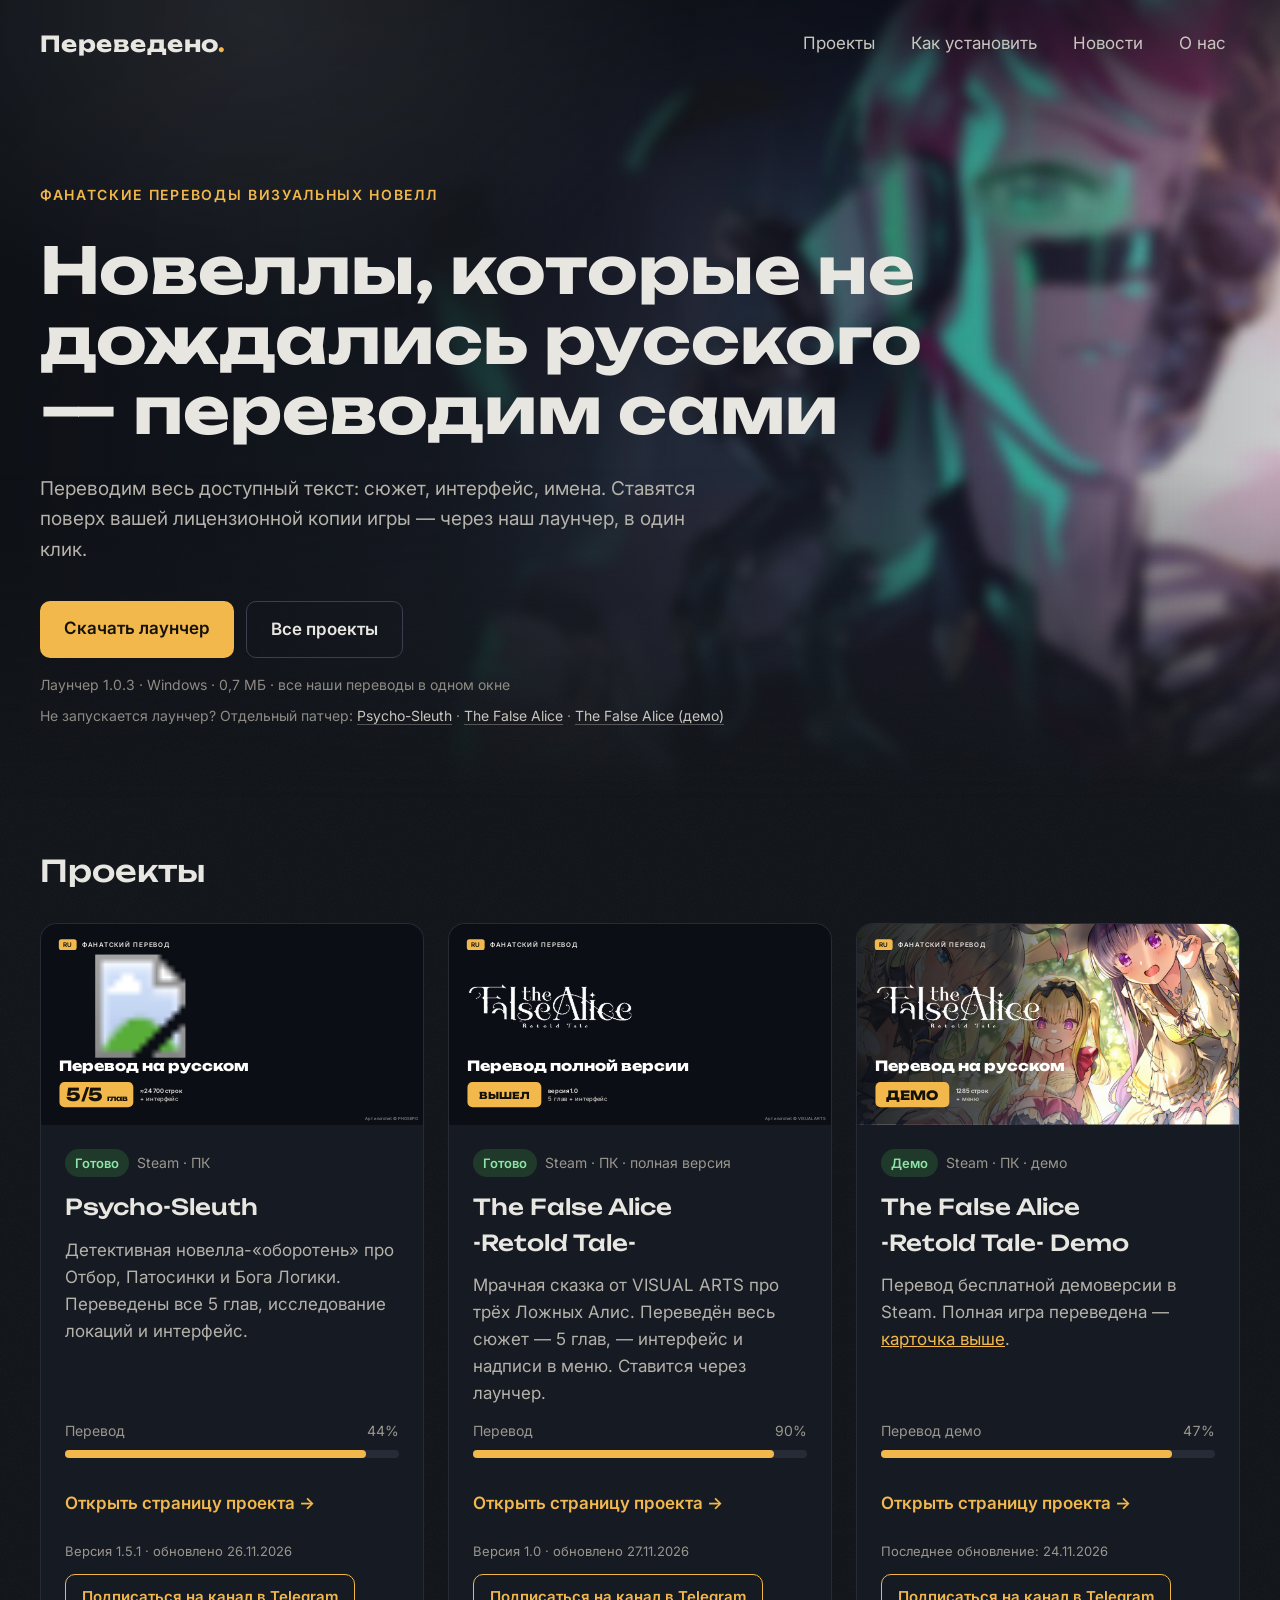
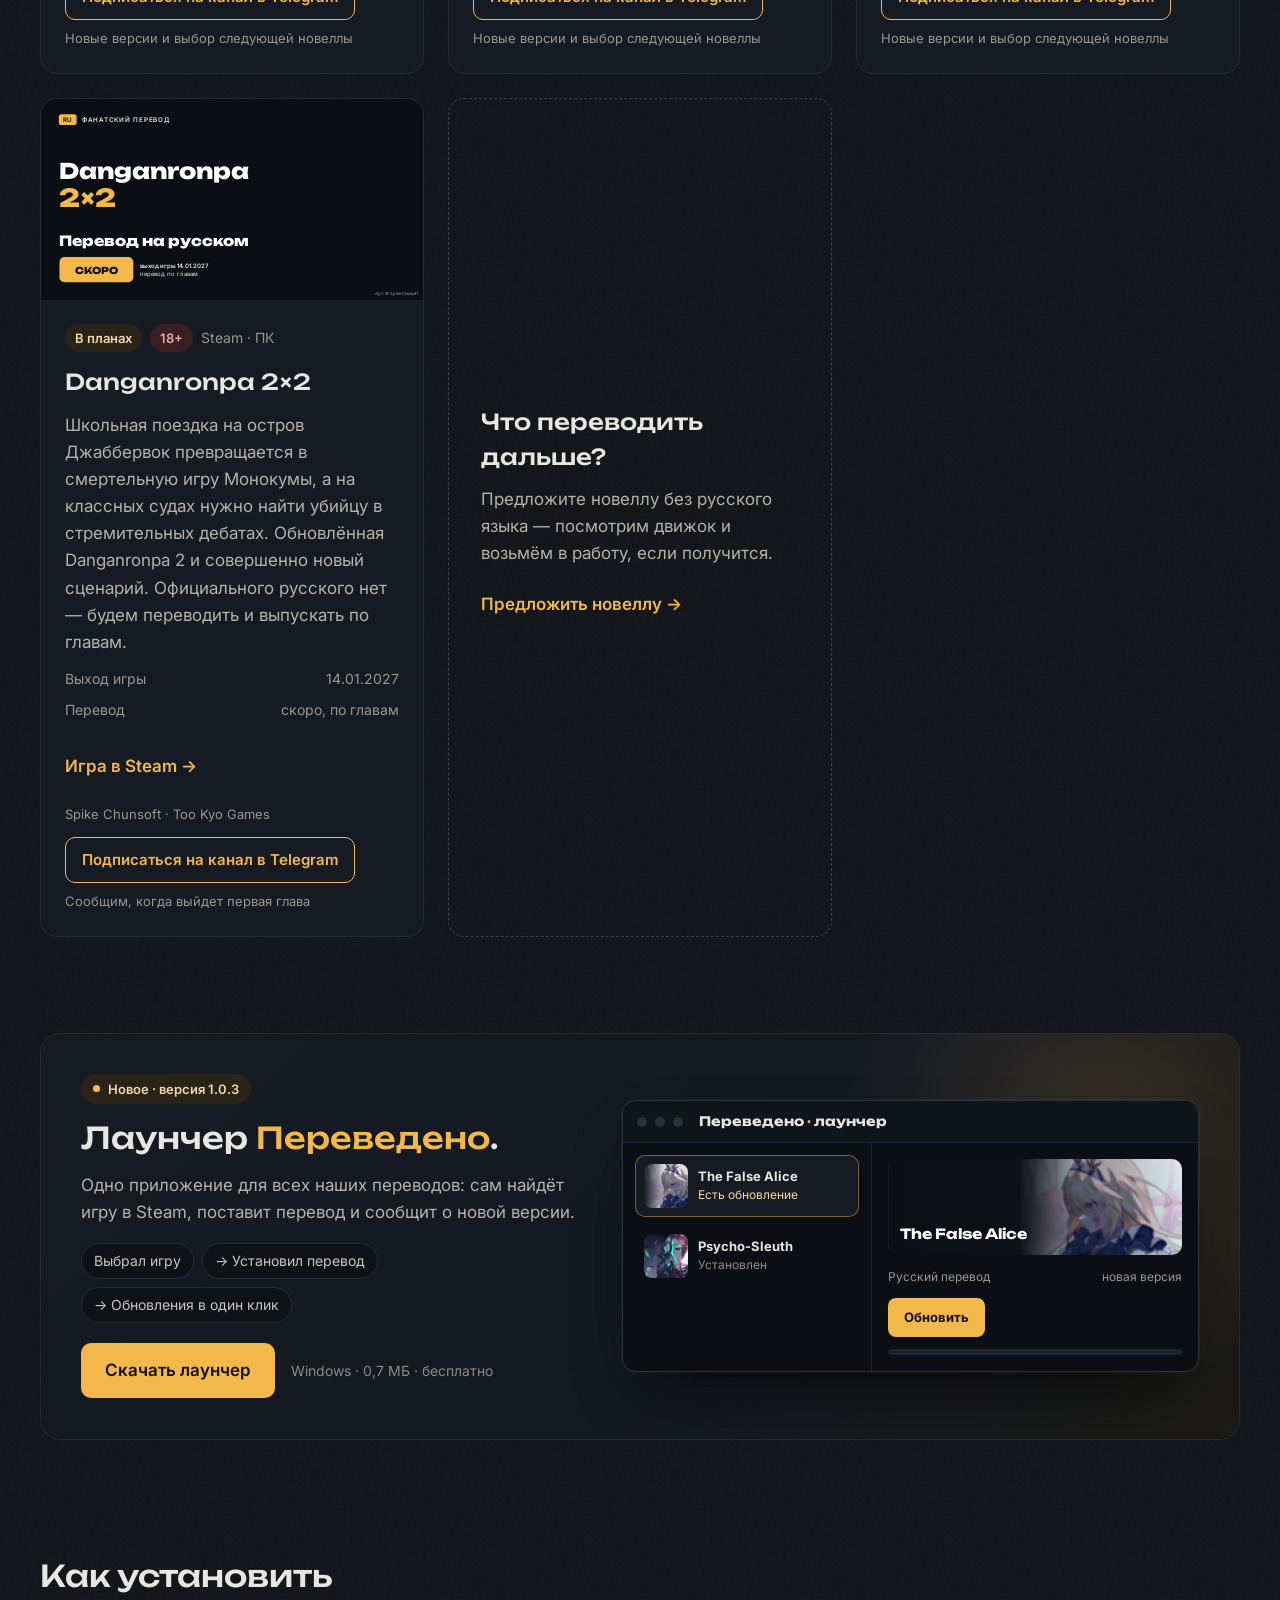
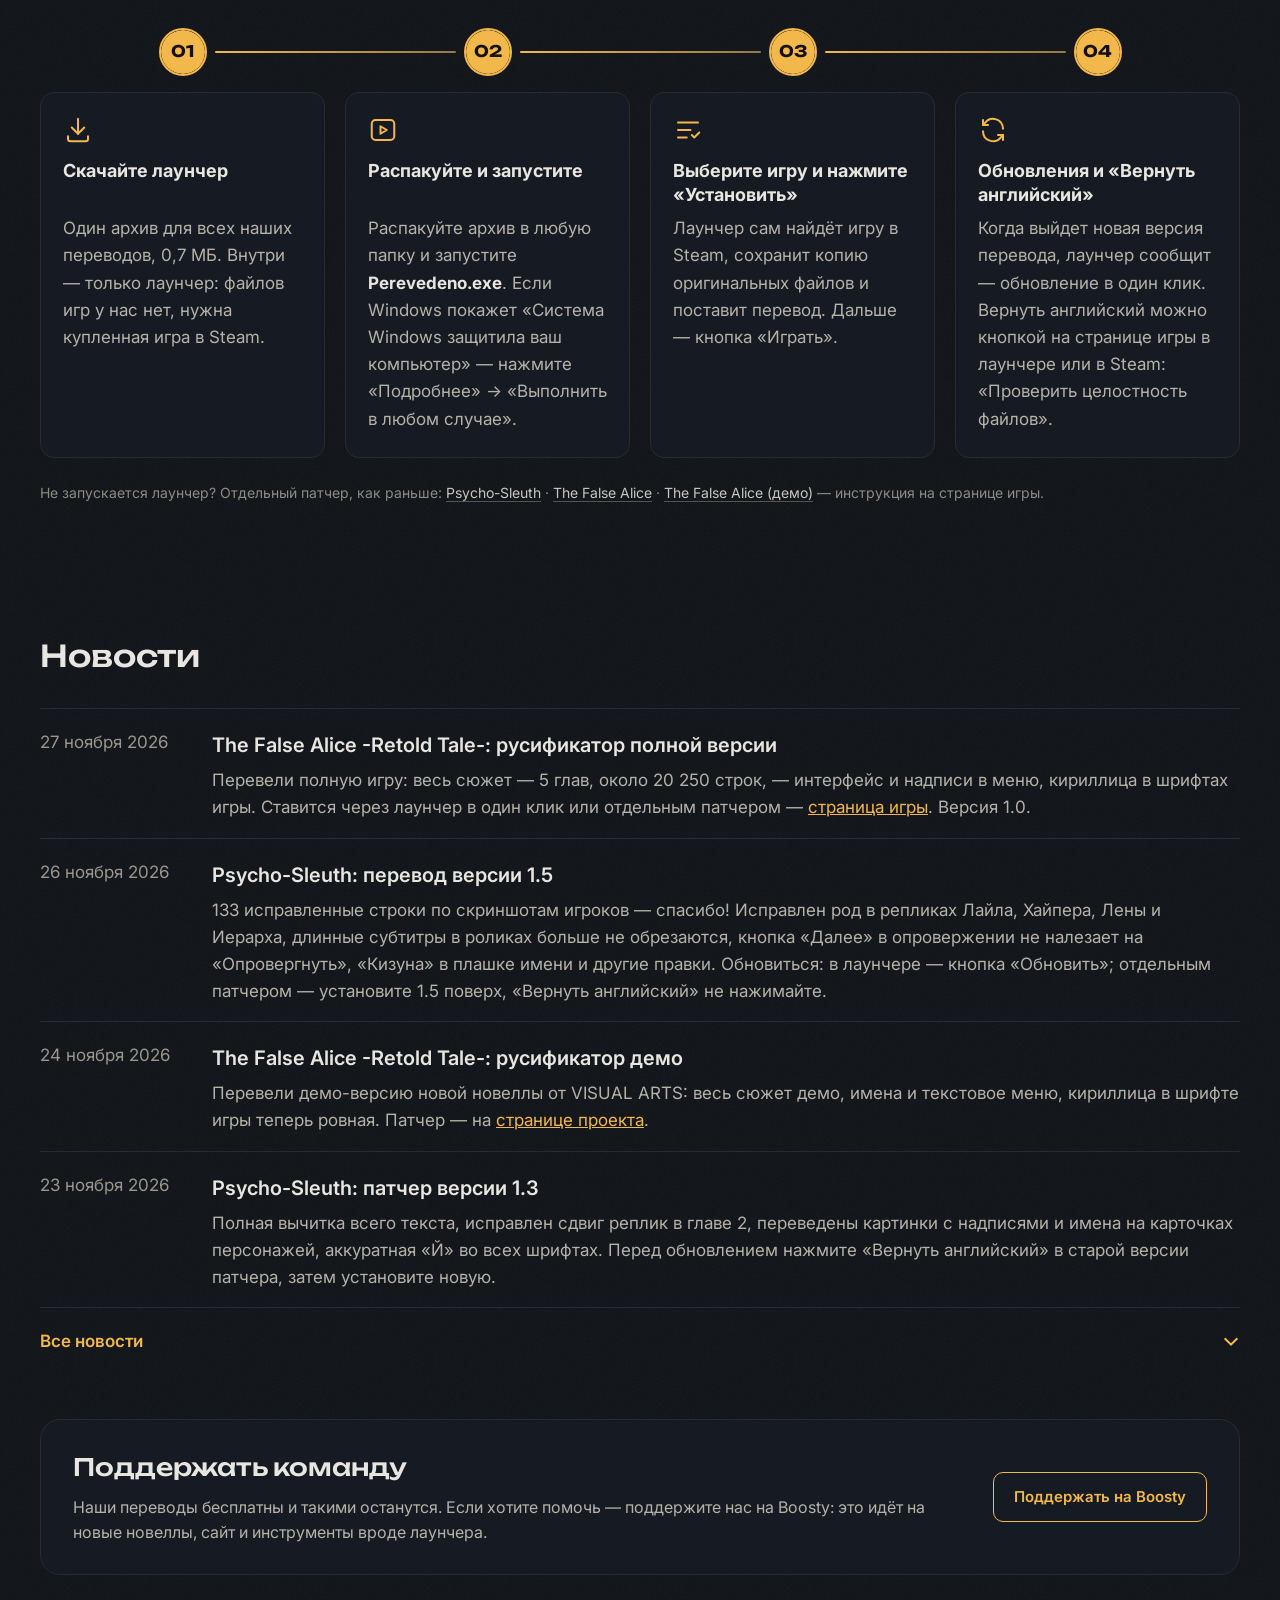
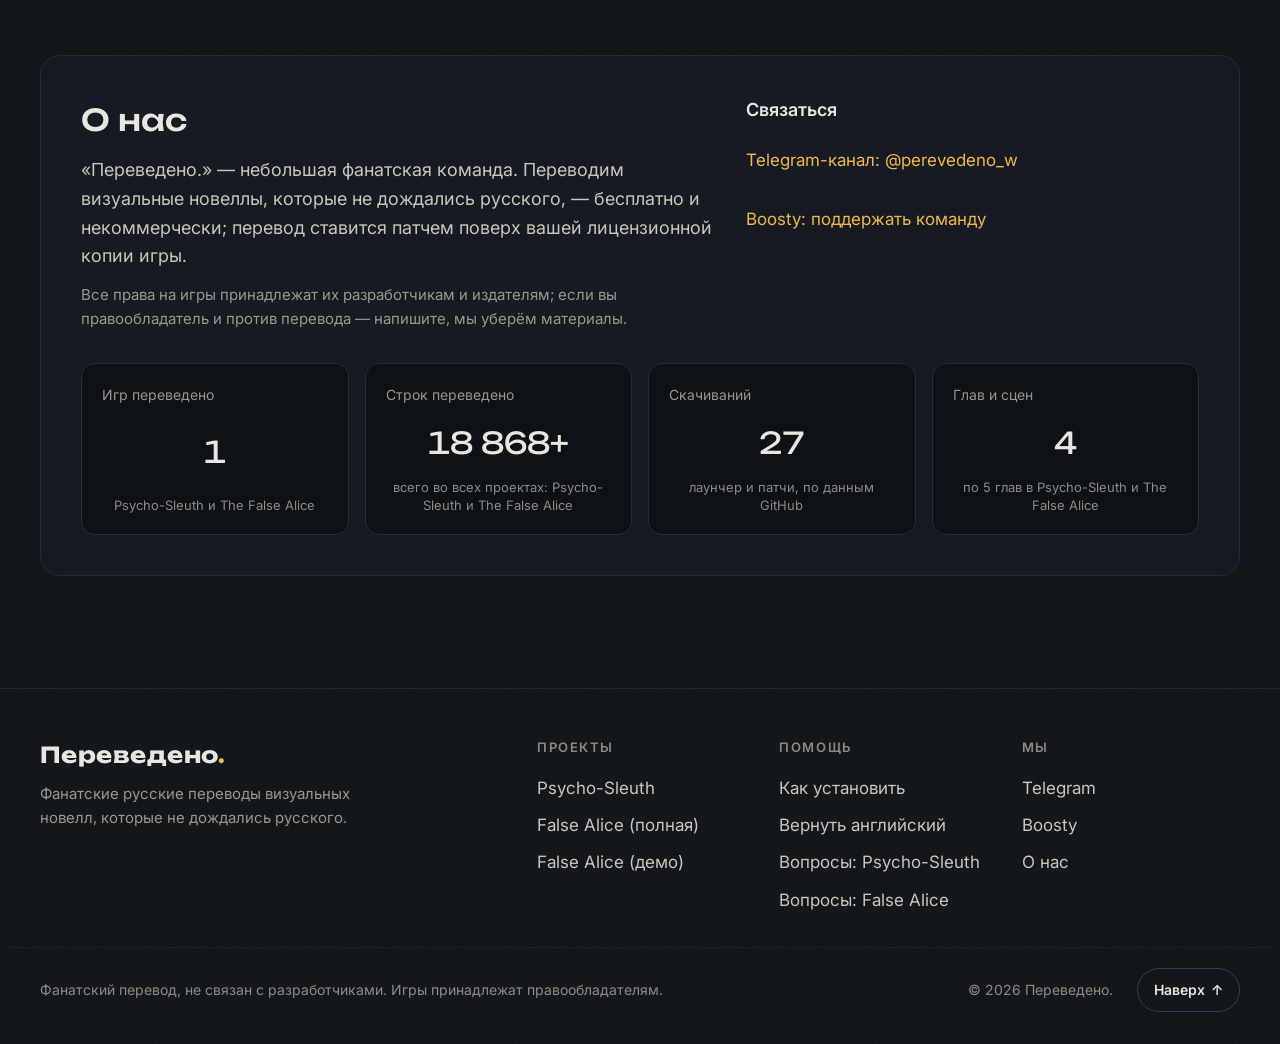
<file: index.html>
<!doctype html>
<html lang="ru">
<head>
<meta charset="utf-8">
<meta name="viewport" content="width=device-width, initial-scale=1">
<title>Переведено. — фанатские русские переводы визуальных новелл</title>
<meta name="description" content="Бесплатные фанатские русификаторы визуальных новелл из Steam: патчеры в один клик, новости переводов и выбор следующей игры вместе с подписчиками.">
<link rel="canonical" href="https://perevedeno.com/">
<meta name="google-site-verification" content="7UtIHEBAI-mzredz2HzIOiEofKmOk5kOTlWd3oZsfEE" />
<meta name="yandex-verification" content="e305a6d8b01f7bec" />
<meta property="og:type" content="website">
<meta property="og:title" content="Переведено. — фанатские русские переводы визуальных новелл">
<meta property="og:description" content="Бесплатные фанатские русификаторы визуальных новелл из Steam: патчеры в один клик, новости переводов и выбор следующей игры вместе с подписчиками.">
<meta property="og:image" content="https://perevedeno.com/site-og.png">
<meta property="og:image:width" content="1200">
<meta property="og:image:height" content="630">
<meta property="og:url" content="https://perevedeno.com/">
<meta name="twitter:card" content="summary_large_image">
<meta name="twitter:image" content="https://perevedeno.com/site-og.png">
<link rel="icon" href="/favicon.ico" sizes="16x16 32x32 48x48">
<link rel="icon" href="/favicon.svg" type="image/svg+xml">
<link rel="icon" href="/favicon-48x48.png" type="image/png" sizes="48x48">
<link rel="icon" href="/favicon-192x192.png" type="image/png" sizes="192x192">
<link rel="apple-touch-icon" href="/apple-touch-icon.png" sizes="180x180">
<link rel="manifest" href="/site.webmanifest">
<link rel="preconnect" href="https://fonts.googleapis.com">
<link rel="stylesheet" href="https://fonts.googleapis.com/css2?family=Unbounded:wght@500;700;800&amp;family=Inter:wght@400;500;600&amp;display=swap">
<link rel="stylesheet" href="style.css?v=20261127a">
<script>document.documentElement.classList.add('js');setTimeout(function(){if(!window.__siteReady)document.documentElement.classList.remove('js')},3000)</script>
<script src="site.js?v=20261127b" defer></script>
<script type="application/ld+json">
{
 "@context": "https://schema.org",
 "@type": "WebSite",
 "name": "Переведено. — фанатские русские переводы визуальных новелл",
 "alternateName": "Переведено",
 "url": "https://perevedeno.com/",
 "inLanguage": "ru",
 "publisher": {
  "@type": "Organization",
  "name": "Переведено.",
  "url": "https://perevedeno.com/",
  "sameAs": [
   "https://t.me/perevedeno_w"
  ]
 }
}
</script>
<!-- Yandex.Metrika counter -->
<script type="text/javascript">
   (function(m,e,t,r,i,k,a){m[i]=m[i]||function(){(m[i].a=m[i].a||[]).push(arguments)};
   m[i].l=1*new Date();
   for (var j = 0; j < document.scripts.length; j++) {if (document.scripts[j].src === r) { return; }}
   k=e.createElement(t),a=e.getElementsByTagName(t)[0],k.async=1,k.src=r,a.parentNode.insertBefore(k,a)})
   (window, document, "script", "https://mc.yandex.ru/metrika/tag.js", "ym");

   ym(114653532, "init", {
        clickmap:true,
        trackLinks:true,
        accurateTrackBounce:true,
        webvisor:true
   });
</script>
<!-- /Yandex.Metrika counter -->
</head>
<body>
<div style="min-height: 100vh; background: #0E1116; color: #E8E6E1; font-family: Inter, system-ui, sans-serif; font-size: 17px; line-height: 1.6">
<div class="hero-bg" aria-hidden="true"><div class="hb hb1" style="background-image:url(hero-psycho-sleuth.jpg)"></div><div class="hb hb2" style="background-image:url(hero-false-alice.jpg)"></div><div class="hb-shade"></div></div>

<header class="hdr" style="border-bottom: 1px solid #232833">
<div style="max-width: 1200px; margin: 0 auto; padding: 20px 32px; display: flex; flex-wrap: wrap; align-items: center; justify-content: space-between; gap: 16px">
<a href="#top" style="text-decoration: none; color: #E8E6E1; font-family: Unbounded, sans-serif; font-weight: 700; font-size: 22px; letter-spacing: 0.02em">Переведено<span style="color: #F2B84B">.</span></a>
<nav aria-label="Основное меню" style="display: flex; flex-wrap: wrap; gap: 8px">
<a class="navl" href="#projects" style="color: #C9C6BF; text-decoration: none; padding: 10px 14px; border-radius: 8px">Проекты</a>
<a class="navl" href="#install" style="color: #C9C6BF; text-decoration: none; padding: 10px 14px; border-radius: 8px">Как установить</a>
<a class="navl" href="#news" style="color: #C9C6BF; text-decoration: none; padding: 10px 14px; border-radius: 8px">Новости</a>
<a class="navl" href="#about" style="color: #C9C6BF; text-decoration: none; padding: 10px 14px; border-radius: 8px">О нас</a>
</nav>
</div>
</header>

<main id="top">
<section style="max-width: 1200px; margin: 0 auto; padding: 96px 32px 72px; display: flex; flex-direction: column; gap: 28px">
<p style="margin: 0; color: #F2B84B; font-weight: 600; letter-spacing: 0.12em; text-transform: uppercase; font-size: 14px">Фанатские переводы визуальных новелл</p>
<h1 class="split" style="margin: 0; font-family: Unbounded, sans-serif; font-weight: 700; font-size: clamp(2.4rem, 5vw, 4.2rem); line-height: 1.1; max-width: 900px">Новеллы, которые не дождались русского — переводим сами</h1>
<p style="margin: 0; max-width: 680px; color: #B5B2AA; font-size: 19px">Переводим весь доступный текст: сюжет, интерфейс, имена. Ставятся поверх вашей лицензионной копии игры — через наш лаунчер, в один клик.</p>
<div class="hero-btns" style="display: flex; flex-wrap: wrap; gap: 12px; margin-top: 8px">
<a class="btn btn-primary" href="https://github.com/worthless666-loc/worthless666-loc.github.io/releases/download/launcher-v1.0.3/Perevedeno-Launcher-1.0.3.zip" data-goatcounter-click="download-launcher" data-goatcounter-title="Скачать лаунчер" style="background: #F2B84B; color: #14110A; text-decoration: none; font-weight: 600; padding: 14px 24px; border-radius: 10px">Скачать лаунчер</a>
<a class="btn btn-ghost" href="#projects" style="color: #E8E6E1; text-decoration: none; font-weight: 600; padding: 14px 24px; border-radius: 10px; border: 1px solid #3A404D">Все проекты</a>
</div>
<span style="color: #8E8B84; font-size: 14px; margin-top: -12px">Лаунчер 1.0.3 · Windows · 0,7 МБ · все наши переводы в одном окне</span>
<span class="alt-dl" style="color: #8E8B84; font-size: 14px; margin-top: -20px">Не запускается лаунчер? Отдельный патчер: <a href="https://github.com/worthless666-loc/worthless666-loc.github.io/releases/download/v1.5.1/Psycho-Sleuth_RU_Patcher.zip" data-goatcounter-click="download-v1.5.1" data-goatcounter-title="Скачать русификатор">Psycho-Sleuth</a> · <a href="https://github.com/worthless666-loc/worthless666-loc.github.io/releases/download/fa-full-v1.0/False-Alice-RU-Patcher.zip" data-goatcounter-click="download-false-alice-full-1.0" data-goatcounter-title="Скачать русификатор False Alice (полная)">The False Alice</a> · <a href="https://github.com/worthless666-loc/worthless666-loc.github.io/releases/download/false-alice-demo-v1.0/False-Alice_RU_Patcher_demo.zip" data-goatcounter-click="download-false-alice-demo-1.0" data-goatcounter-title="Скачать русификатор False Alice (демо)">The False Alice (демо)</a></span>
</section>

<section id="projects" style="max-width: 1200px; margin: 0 auto; padding: 48px 32px">
<h2 style="margin: 0 0 28px; font-family: Unbounded, sans-serif; font-weight: 500; font-size: 30px">Проекты</h2>
<div style="display: grid; grid-template-columns: repeat(auto-fit, minmax(min(300px, 100%), 1fr)); gap: 24px">

<article class="gcard" style="background: #161A22; border: 1px solid #262B36; border-radius: 16px; display: flex; flex-direction: column">
<a href="psycho-sleuth.html" tabindex="-1" aria-hidden="true" class="gbanner" style="display: block; border-radius: 16px 16px 0 0"><svg xmlns="http://www.w3.org/2000/svg" viewBox="0 0 1200 630" role="img" aria-label="Psycho-Sleuth — перевод на русском, 5 из 5 глав" style="display: block; width: 100%; height: auto; background: #0B0E14"><defs><linearGradient id="lfG" x1="0" x2="1" y1="0" y2="0"><stop offset="0" stop-color="#0B0E14" stop-opacity="0.9"/><stop offset="0.38" stop-color="#0B0E14" stop-opacity="0.7"/><stop offset="0.62" stop-color="#0B0E14" stop-opacity="0"/></linearGradient></defs><image href="https://shared.akamai.steamstatic.com/store_item_assets/steam/apps/3432860/library_hero.jpg" x="-170" y="0" width="1951" height="630" preserveAspectRatio="none"/><rect width="1200" height="630" fill="url(#lfG)"/><rect x="56" y="48" width="56" height="34" rx="8" fill="#F2B84B"/><text x="84" y="72" text-anchor="middle" font-family="Inter, sans-serif" font-weight="600" font-size="20" fill="#14110A" letter-spacing="1">RU</text><text x="128" y="72" font-family="Inter, sans-serif" font-weight="600" font-size="20" fill="#E8E6E1" letter-spacing="2.4">ФАНАТСКИЙ ПЕРЕВОД</text><image href="https://shared.akamai.steamstatic.com/store_item_assets/steam/apps/3432860/logo.png" x="24" y="96" width="576" height="324"/><text x="58" y="462" font-family="Unbounded, sans-serif" font-weight="800" font-size="44" fill="#FFFFFF">Перевод на русском</text><rect x="58" y="496" width="232" height="80" rx="16" fill="#F2B84B"/><text x="80" y="556" font-family="Unbounded, sans-serif" font-weight="800" font-size="56" fill="#14110A">5/5</text><text x="208" y="556" font-family="Unbounded, sans-serif" font-weight="700" font-size="24" fill="#14110A">глав</text><text x="310" y="530" font-family="Inter, sans-serif" font-weight="600" font-size="19" fill="#E8E6E1">≈24 700 строк</text><text x="310" y="556" font-family="Inter, sans-serif" font-weight="500" font-size="19" fill="#C9C6BF">+ интерфейс</text><text x="1184" y="616" text-anchor="end" font-family="Inter, sans-serif" font-size="13" fill="#FFFFFF" fill-opacity="0.6">Арт и логотип: © PHOSEPO</text></svg></a>
<div style="padding: 24px; display: flex; flex-direction: column; gap: 12px; flex-grow: 1">
<div style="display: flex; flex-wrap: wrap; gap: 8px; align-items: center">
<span style="background: #1F3A2A; color: #8FE3A8; font-size: 13px; font-weight: 600; padding: 4px 10px; border-radius: 999px">Готово</span>
<span style="color: #9A978F; font-size: 14px">Steam · ПК</span>
</div>
<h3 style="margin: 0; font-family: Unbounded, sans-serif; font-weight: 500; font-size: 22px">Psycho-Sleuth</h3>
<p style="margin: 0; color: #B5B2AA">Детективная новелла-«оборотень» про Отбор, Патосинки и Бога Логики. Переведены все 5 глав, исследование локаций и интерфейс.</p>
<div style="margin-top: auto; display: flex; flex-direction: column; gap: 8px">
<div style="display: flex; justify-content: space-between; font-size: 14px; color: #9A978F"><span>Перевод</span><span>90%</span></div>
<div style="height: 8px; background: #262B36; border-radius: 999px"><div style="width: 90%; height: 8px; background: #F2B84B; border-radius: 999px"></div></div>
</div>
<div style="margin-top: 8px; display: flex; justify-content: space-between; align-items: center; gap: 12px; flex-wrap: wrap">
<a href="psycho-sleuth.html" class="gcard-link" style="text-decoration: none; font-weight: 600; padding: 12px 0">Открыть страницу проекта →</a>
<span style="font-size: 13px; color: #9A978F">Версия 1.5.1 · обновлено 26.11.2026</span>
</div>
<div style="display: flex; flex-wrap: wrap; align-items: center; gap: 8px 12px">
<a href="https://t.me/perevedeno_w" class="btn btn-ghost gcard-tg" target="_blank" rel="noopener" data-goatcounter-click="tg-subscribe" data-goatcounter-title="Подписка на Telegram" style="background: transparent; color: #F2B84B; text-decoration: none; font-weight: 600; font-size: 15px; padding: 10px 16px; border-radius: 10px; border: 1px solid #F2B84B; text-align: center">Подписаться на канал в Telegram</a>
<span style="font-size: 13px; color: #9A978F">Новые версии и выбор следующей новеллы</span>
</div>
</div>
</article>

<article class="gcard" style="background: #161A22; border: 1px solid #262B36; border-radius: 16px; display: flex; flex-direction: column">
<a href="false-alice-full.html" tabindex="-1" aria-hidden="true" class="gbanner" style="display: block; border-radius: 16px 16px 0 0"><svg xmlns="http://www.w3.org/2000/svg" viewBox="0 0 1200 630" role="img" aria-label="The False Alice -Retold Tale- — перевод полной версии вышел" style="display: block; width: 100%; height: auto; background: #0B0E14"><defs><linearGradient id="lfG" x1="0" x2="1" y1="0" y2="0"><stop offset="0" stop-color="#0B0E14" stop-opacity="0.9"/><stop offset="0.38" stop-color="#0B0E14" stop-opacity="0.7"/><stop offset="0.62" stop-color="#0B0E14" stop-opacity="0"/></linearGradient><linearGradient id="lfGe" x1="0" x2="1" y1="0" y2="0"><stop offset="0" stop-color="#0B0E14" stop-opacity="1"/><stop offset="1" stop-color="#0B0E14" stop-opacity="0"/></linearGradient></defs><image href="https://shared.akamai.steamstatic.com/store_item_assets/steam/apps/4013270/library_hero.jpg" x="330" y="0" width="1951" height="630" preserveAspectRatio="none"/><rect x="329" y="0" width="300" height="630" fill="url(#lfGe)"/><rect width="1200" height="630" fill="url(#lfG)"/><rect x="56" y="48" width="56" height="34" rx="8" fill="#F2B84B"/><text x="84" y="72" text-anchor="middle" font-family="Inter, sans-serif" font-weight="600" font-size="20" fill="#14110A" letter-spacing="1">RU</text><text x="128" y="72" font-family="Inter, sans-serif" font-weight="600" font-size="20" fill="#E8E6E1" letter-spacing="2.4">ФАНАТСКИЙ ПЕРЕВОД</text><image href="false-alice-logo.png" x="58" y="185" width="520" height="147"/><text x="58" y="462" font-family="Unbounded, sans-serif" font-weight="800" font-size="44" fill="#FFFFFF">Перевод полной версии</text><rect x="58" y="496" width="232" height="80" rx="16" fill="#F2B84B"/><text x="174" y="549" text-anchor="middle" font-family="Unbounded, sans-serif" font-weight="800" font-size="30" fill="#14110A">ВЫШЕЛ</text><text x="310" y="530" font-family="Inter, sans-serif" font-weight="600" font-size="19" fill="#E8E6E1">версия 1.0</text><text x="310" y="556" font-family="Inter, sans-serif" font-weight="500" font-size="19" fill="#C9C6BF">5 глав + интерфейс</text><text x="1184" y="616" text-anchor="end" font-family="Inter, sans-serif" font-size="13" fill="#FFFFFF" fill-opacity="0.6">Арт и логотип: © VISUAL ARTS</text></svg></a>
<div style="padding: 24px; display: flex; flex-direction: column; gap: 12px; flex-grow: 1">
<div style="display: flex; flex-wrap: wrap; gap: 8px; align-items: center">
<span style="background: #1F3A2A; color: #8FE3A8; font-size: 13px; font-weight: 600; padding: 4px 10px; border-radius: 999px">Готово</span>
<span style="color: #9A978F; font-size: 14px">Steam · ПК · полная версия</span>
</div>
<h3 style="margin: 0; font-family: Unbounded, sans-serif; font-weight: 500; font-size: 22px">The False Alice <span style="white-space: nowrap">-Retold Tale-</span></h3>
<p style="margin: 0; color: #B5B2AA">Мрачная сказка от VISUAL ARTS про трёх Ложных Алис. Переведён весь сюжет — 5 глав, — интерфейс и надписи в меню. Ставится через лаунчер.</p>
<div style="margin-top: auto; display: flex; flex-direction: column; gap: 8px">
<div style="display: flex; justify-content: space-between; font-size: 14px; color: #9A978F"><span>Перевод</span><b data-fap="total" style="font-weight: inherit">90%</b></div>
<div style="height: 8px; background: #262B36; border-radius: 999px"><div data-fap="total-bar" style="height: 8px; width: 90%; background: #F2B84B; border-radius: 999px; transition: width 1s cubic-bezier(.2,.8,.2,1)"></div></div>
</div>
<div style="margin-top: 8px; display: flex; justify-content: space-between; align-items: center; gap: 12px; flex-wrap: wrap">
<a href="false-alice-full.html" class="gcard-link" style="text-decoration: none; font-weight: 600; padding: 12px 0">Открыть страницу проекта →</a>
<span style="font-size: 13px; color: #9A978F">Версия 1.0 · обновлено <span data-fap="updated">27.11.2026</span></span>
</div>
<div style="display: flex; flex-wrap: wrap; align-items: center; gap: 8px 12px">
<a href="https://t.me/perevedeno_w" class="btn btn-ghost gcard-tg" target="_blank" rel="noopener" data-goatcounter-click="tg-subscribe" data-goatcounter-title="Подписка на Telegram" style="background: transparent; color: #F2B84B; text-decoration: none; font-weight: 600; font-size: 15px; padding: 10px 16px; border-radius: 10px; border: 1px solid #F2B84B; text-align: center">Подписаться на канал в Telegram</a>
<span style="font-size: 13px; color: #9A978F">Новые версии и выбор следующей новеллы</span>
</div>
</div>
</article>

<article class="gcard" style="background: #161A22; border: 1px solid #262B36; border-radius: 16px; display: flex; flex-direction: column">
<a href="false-alice.html" tabindex="-1" aria-hidden="true" class="gbanner" style="display: block; border-radius: 16px 16px 0 0"><svg xmlns="http://www.w3.org/2000/svg" viewBox="0 0 1200 630" role="img" aria-label="The False Alice -Retold Tale- — перевод демо на русском, 1285 строк" style="display: block; width: 100%; height: auto; background: #0B0E14"><defs><linearGradient id="lfGfa" x1="0" x2="1" y1="0" y2="0"><stop offset="0" stop-color="#0B0E14" stop-opacity="0.9"/><stop offset="0.38" stop-color="#0B0E14" stop-opacity="0.7"/><stop offset="0.62" stop-color="#0B0E14" stop-opacity="0"/></linearGradient><linearGradient id="lfGfae" x1="0" x2="1" y1="0" y2="0"><stop offset="0" stop-color="#0B0E14" stop-opacity="1"/><stop offset="1" stop-color="#0B0E14" stop-opacity="0"/></linearGradient></defs><image href="false-alice-demo-banner.webp" x="0" y="0" width="1200" height="630" preserveAspectRatio="xMidYMid slice"/><rect width="1200" height="630" fill="url(#lfGfa)"/><rect x="56" y="48" width="56" height="34" rx="8" fill="#F2B84B"/><text x="84" y="72" text-anchor="middle" font-family="Inter, sans-serif" font-weight="600" font-size="20" fill="#14110A" letter-spacing="1">RU</text><text x="128" y="72" font-family="Inter, sans-serif" font-weight="600" font-size="20" fill="#E8E6E1" letter-spacing="2.4">ФАНАТСКИЙ ПЕРЕВОД</text><image href="false-alice-logo.png" x="58" y="185" width="520" height="147"/><text x="58" y="462" font-family="Unbounded, sans-serif" font-weight="800" font-size="44" fill="#FFFFFF">Перевод на русском</text><rect x="58" y="496" width="232" height="80" rx="16" fill="#F2B84B"/><text x="174" y="554" text-anchor="middle" font-family="Unbounded, sans-serif" font-weight="800" font-size="40" fill="#14110A">ДЕМО</text><text x="310" y="530" font-family="Inter, sans-serif" font-weight="600" font-size="19" fill="#E8E6E1">1285 строк</text><text x="310" y="556" font-family="Inter, sans-serif" font-weight="500" font-size="19" fill="#C9C6BF">+ меню</text><text x="1184" y="616" text-anchor="end" font-family="Inter, sans-serif" font-size="13" fill="#FFFFFF" fill-opacity="0.6">Арт и логотип: © VISUAL ARTS</text></svg></a>
<div style="padding: 24px; display: flex; flex-direction: column; gap: 12px; flex-grow: 1">
<div style="display: flex; flex-wrap: wrap; gap: 8px; align-items: center">
<span style="background: #1F3A2A; color: #8FE3A8; font-size: 13px; font-weight: 600; padding: 4px 10px; border-radius: 999px">Демо</span>
<span style="color: #9A978F; font-size: 14px">Steam · ПК · демо</span>
</div>
<h3 style="margin: 0; font-family: Unbounded, sans-serif; font-weight: 500; font-size: 22px">The False Alice <span style="white-space: nowrap">-Retold Tale-</span> Demo</h3>
<p style="margin: 0; color: #B5B2AA">Перевод бесплатной демоверсии в Steam. Полная игра переведена — <a href="false-alice-full.html">карточка выше</a>.</p>
<div style="margin-top: auto; display: flex; flex-direction: column; gap: 8px">
<div style="display: flex; justify-content: space-between; font-size: 14px; color: #9A978F"><span>Перевод демо</span><span>87%</span></div>
<div style="height: 8px; background: #262B36; border-radius: 999px"><div style="width: 87%; height: 8px; background: #F2B84B; border-radius: 999px"></div></div>
</div>
<div style="margin-top: 8px; display: flex; justify-content: space-between; align-items: center; gap: 12px; flex-wrap: wrap">
<a href="false-alice.html" class="gcard-link" style="text-decoration: none; font-weight: 600; padding: 12px 0">Открыть страницу проекта →</a>
<span style="font-size: 13px; color: #9A978F">Последнее обновление: 24.11.2026</span>
</div>
<div style="display: flex; flex-wrap: wrap; align-items: center; gap: 8px 12px">
<a href="https://t.me/perevedeno_w" class="btn btn-ghost gcard-tg" target="_blank" rel="noopener" data-goatcounter-click="tg-subscribe" data-goatcounter-title="Подписка на Telegram" style="background: transparent; color: #F2B84B; text-decoration: none; font-weight: 600; font-size: 15px; padding: 10px 16px; border-radius: 10px; border: 1px solid #F2B84B; text-align: center">Подписаться на канал в Telegram</a>
<span style="font-size: 13px; color: #9A978F">Новые версии и выбор следующей новеллы</span>
</div>
</div>
</article>

<article class="gcard" style="background: #161A22; border: 1px solid #262B36; border-radius: 16px; display: flex; flex-direction: column">
<a href="https://store.steampowered.com/app/3751230/" target="_blank" rel="noopener" tabindex="-1" aria-hidden="true" class="gbanner" style="display: block; border-radius: 16px 16px 0 0"><svg xmlns="http://www.w3.org/2000/svg" viewBox="0 0 1200 630" role="img" aria-label="Danganronpa 2×2 — перевод на русском в планах, выход игры 14.01.2027" style="display: block; width: 100%; height: auto; background: #0B0E14"><defs><linearGradient id="lfGdr" x1="0" x2="1" y1="0" y2="0"><stop offset="0" stop-color="#0B0E14" stop-opacity="0.92"/><stop offset="0.42" stop-color="#0B0E14" stop-opacity="0.75"/><stop offset="0.62" stop-color="#0B0E14" stop-opacity="0"/></linearGradient></defs><image href="https://shared.akamai.steamstatic.com/store_item_assets/steam/apps/3751230/library_hero.jpg" x="-600" y="-16" width="2050" height="662" preserveAspectRatio="none"/><rect width="1200" height="630" fill="url(#lfGdr)"/><rect x="56" y="48" width="56" height="34" rx="8" fill="#F2B84B"/><text x="84" y="72" text-anchor="middle" font-family="Inter, sans-serif" font-weight="600" font-size="20" fill="#14110A" letter-spacing="1">RU</text><text x="128" y="72" font-family="Inter, sans-serif" font-weight="600" font-size="20" fill="#E8E6E1" letter-spacing="2.4">ФАНАТСКИЙ ПЕРЕВОД</text><text x="58" y="250" font-family="Unbounded, sans-serif" font-weight="800" font-size="68" fill="#FFFFFF">Danganronpa</text><text x="58" y="340" font-family="Unbounded, sans-serif" font-weight="800" font-size="78" fill="#F2B84B">2×2</text><text x="58" y="462" font-family="Unbounded, sans-serif" font-weight="800" font-size="44" fill="#FFFFFF">Перевод на русском</text><rect x="58" y="496" width="232" height="80" rx="16" fill="#F2B84B"/><text x="174" y="549" text-anchor="middle" font-family="Unbounded, sans-serif" font-weight="800" font-size="30" fill="#14110A">СКОРО</text><text x="310" y="530" font-family="Inter, sans-serif" font-weight="600" font-size="19" fill="#E8E6E1">выход игры 14.01.2027</text><text x="310" y="556" font-family="Inter, sans-serif" font-weight="500" font-size="19" fill="#C9C6BF">перевод по главам</text><text x="1184" y="616" text-anchor="end" font-family="Inter, sans-serif" font-size="13" fill="#FFFFFF" fill-opacity="0.6">Арт: © Spike Chunsoft</text></svg></a>
<div style="padding: 24px; display: flex; flex-direction: column; gap: 12px; flex-grow: 1">
<div style="display: flex; flex-wrap: wrap; gap: 8px; align-items: center">
<span style="background: #2A2418; color: #F2D9A6; font-size: 13px; font-weight: 600; padding: 4px 10px; border-radius: 999px">В планах</span>
<span style="background: #3A1F22; color: #F2A6AE; font-size: 13px; font-weight: 600; padding: 4px 10px; border-radius: 999px">18+</span>
<span style="color: #9A978F; font-size: 14px">Steam · ПК</span>
</div>
<h3 style="margin: 0; font-family: Unbounded, sans-serif; font-weight: 500; font-size: 22px">Danganronpa 2×2</h3>
<p style="margin: 0; color: #B5B2AA">Школьная поездка на остров Джаббервок превращается в смертельную игру Монокумы, а на классных судах нужно найти убийцу в стремительных дебатах. Обновлённая Danganronpa 2 и совершенно новый сценарий. Официального русского нет — будем переводить и выпускать по главам.</p>
<div style="margin-top: auto; display: flex; flex-direction: column; gap: 8px">
<div style="display: flex; justify-content: space-between; font-size: 14px; color: #9A978F"><span>Выход игры</span><span>14.01.2027</span></div>
<div style="display: flex; justify-content: space-between; font-size: 14px; color: #9A978F"><span>Перевод</span><span>скоро, по главам</span></div>
</div>
<div style="margin-top: 8px; display: flex; justify-content: space-between; align-items: center; gap: 12px; flex-wrap: wrap">
<a href="https://store.steampowered.com/app/3751230/" target="_blank" rel="noopener" class="gcard-link" style="text-decoration: none; font-weight: 600; padding: 12px 0">Игра в Steam →</a>
<span style="font-size: 13px; color: #9A978F">Spike Chunsoft · Too Kyo Games</span>
</div>
<div style="display: flex; flex-wrap: wrap; align-items: center; gap: 8px 12px">
<a href="https://t.me/perevedeno_w" class="btn btn-ghost gcard-tg" target="_blank" rel="noopener" data-goatcounter-click="tg-subscribe" data-goatcounter-title="Подписка на Telegram" style="background: transparent; color: #F2B84B; text-decoration: none; font-weight: 600; font-size: 15px; padding: 10px 16px; border-radius: 10px; border: 1px solid #F2B84B; text-align: center">Подписаться на канал в Telegram</a>
<span style="font-size: 13px; color: #9A978F">Сообщим, когда выйдет первая глава</span>
</div>
</div>
</article>


<article style="background: transparent; border: 1px dashed #3A404D; border-radius: 16px; padding: 32px; display: flex; flex-direction: column; gap: 12px; justify-content: center; min-height: 320px">
<h3 style="margin: 0; font-family: Unbounded, sans-serif; font-weight: 500; font-size: 22px">Что переводить дальше?</h3>
<p style="margin: 0; color: #B5B2AA">Предложите новеллу без русского языка — посмотрим движок и возьмём в работу, если получится.</p>
<a href="https://t.me/perevedeno_w" style="text-decoration: none; font-weight: 600; padding: 12px 0">Предложить новеллу →</a>
</article>

</div>
</section>

<section id="launcher" style="max-width: 1200px; margin: 0 auto; padding: 48px 32px">
<div class="lnch rv">
<div class="lnch-text">
<span class="lnch-badge">Новое · версия 1.0.3</span>
<h2>Лаунчер <span>Переведено</span>.</h2>
<p>Одно приложение для всех наших переводов: сам найдёт игру в Steam, поставит перевод и сообщит о новой версии.</p>
<ol class="lnch-flow"><li>Выбрал игру</li><li>→ Установил перевод</li><li>→ Обновления в один клик</li></ol>
<div class="lnch-cta">
<a class="btn btn-primary" href="https://github.com/worthless666-loc/worthless666-loc.github.io/releases/download/launcher-v1.0.3/Perevedeno-Launcher-1.0.3.zip" data-goatcounter-click="download-launcher" data-goatcounter-title="Скачать лаунчер" style="background: #F2B84B; color: #14110A; text-decoration: none; font-weight: 600; padding: 14px 24px; border-radius: 10px">Скачать лаунчер</a>
<small>Windows · 0,7 МБ · бесплатно</small>
</div>
</div>
<div class="lw" aria-hidden="true">
<div class="lw-bar"><i></i><i></i><i></i><b>Переведено <span>·</span> лаунчер</b></div>
<div class="lw-body">
<div class="lw-list">
<div class="lw-game on"><span class="lw-cov" style="background-image: url(hero-false-alice.jpg)"></span><span><strong>The False Alice</strong><em class="upd">Есть обновление</em></span></div>
<div class="lw-game"><span class="lw-cov" style="background-image: url(hero-psycho-sleuth.jpg)"></span><span><strong>Psycho-Sleuth</strong><em>Установлен</em></span></div>
</div>
<div class="lw-main">
<div class="lw-hero" style="background-image: url(hero-false-alice.jpg)"><span>The False Alice</span></div>
<div class="lw-row"><span>Русский перевод</span><span>новая версия</span></div>
<span class="lw-btn"><span class="t1">Обновить</span><span class="t2">Готово ✓</span></span>
<div class="lw-track"><div class="lw-fill"></div></div>
</div>
</div>
</div>
</div>
</section>

<section id="install" style="max-width: 1200px; margin: 0 auto; padding: 64px 32px">
<h2 style="margin: 0 0 28px; font-family: Unbounded, sans-serif; font-weight: 500; font-size: 30px">Как установить</h2>
<ol class="steps">
<li class="step" style="--i: 0">
<span class="step-num" aria-hidden="true"><span class="n1">01</span><span class="n2">01</span></span>
<div class="step-card"><svg class="step-ico" viewBox="0 0 24 24" fill="none" stroke="currentColor" stroke-width="1.6" stroke-linecap="round" stroke-linejoin="round" aria-hidden="true"><path d="M12 3v12"/><path d="m7 10 5 5 5-5"/><path d="M4 17v2a2 2 0 0 0 2 2h12a2 2 0 0 0 2-2v-2"/></svg><strong style="font-size: 18px">Скачайте лаунчер</strong>
<span style="color: #B5B2AA">Один архив для всех наших переводов, 0,7 МБ. Внутри — только лаунчер: файлов игр у нас нет, нужна купленная игра в Steam.</span></div>
</li>
<li class="step" style="--i: 1">
<span class="step-num" aria-hidden="true"><span class="n1">02</span><span class="n2">02</span></span>
<div class="step-card"><svg class="step-ico" viewBox="0 0 24 24" fill="none" stroke="currentColor" stroke-width="1.6" stroke-linecap="round" stroke-linejoin="round" aria-hidden="true"><rect x="3" y="4" width="18" height="16" rx="3"/><path d="m10 9 5 3-5 3V9Z"/></svg><strong style="font-size: 18px">Распакуйте и запустите</strong>
<span style="color: #B5B2AA">Распакуйте архив в любую папку и запустите <b style="color: #E8E6E1">Perevedeno.exe</b>. Если Windows покажет «Система Windows защитила ваш компьютер» — нажмите «Подробнее» → «Выполнить в любом случае».</span></div>
</li>
<li class="step" style="--i: 2">
<span class="step-num" aria-hidden="true"><span class="n1">03</span><span class="n2">03</span></span>
<div class="step-card"><svg class="step-ico" viewBox="0 0 24 24" fill="none" stroke="currentColor" stroke-width="1.6" stroke-linecap="round" stroke-linejoin="round" aria-hidden="true"><path d="M4 6h16"/><path d="M4 12h10"/><path d="M4 18h7"/><path d="m15 16 2 2 4-4"/></svg><strong style="font-size: 18px">Выберите игру и нажмите «Установить»</strong>
<span style="color: #B5B2AA">Лаунчер сам найдёт игру в Steam, сохранит копию оригинальных файлов и поставит перевод. Дальше — кнопка «Играть».</span></div>
</li>
<li class="step" id="install-restore" style="--i: 3">
<span class="step-num" aria-hidden="true"><span class="n1">04</span><span class="n2">04</span></span>
<div class="step-card"><svg class="step-ico" viewBox="0 0 24 24" fill="none" stroke="currentColor" stroke-width="1.6" stroke-linecap="round" stroke-linejoin="round" aria-hidden="true"><path d="M20 11a8 8 0 0 0-14.3-4.9L4 8"/><path d="M4 4v4h4"/><path d="M4 13a8 8 0 0 0 14.3 4.9L20 16"/><path d="M20 20v-4h-4"/></svg><strong style="font-size: 18px">Обновления и «Вернуть английский»</strong>
<span style="color: #B5B2AA">Когда выйдет новая версия перевода, лаунчер сообщит — обновление в один клик. Вернуть английский можно кнопкой на странице игры в лаунчере или в Steam: «Проверить целостность файлов».</span></div>
</li>
</ol>
<p class="alt-dl" style="margin: 24px 0 0; color: #8E8B84; font-size: 14px">Не запускается лаунчер? Отдельный патчер, как раньше: <a href="https://github.com/worthless666-loc/worthless666-loc.github.io/releases/download/v1.5.1/Psycho-Sleuth_RU_Patcher.zip" data-goatcounter-click="download-v1.5.1" data-goatcounter-title="Скачать русификатор">Psycho-Sleuth</a> · <a href="https://github.com/worthless666-loc/worthless666-loc.github.io/releases/download/fa-full-v1.0/False-Alice-RU-Patcher.zip" data-goatcounter-click="download-false-alice-full-1.0" data-goatcounter-title="Скачать русификатор False Alice (полная)">The False Alice</a> · <a href="https://github.com/worthless666-loc/worthless666-loc.github.io/releases/download/false-alice-demo-v1.0/False-Alice_RU_Patcher_demo.zip" data-goatcounter-click="download-false-alice-demo-1.0" data-goatcounter-title="Скачать русификатор False Alice (демо)">The False Alice (демо)</a> — инструкция на странице игры.</p>
</section>

<section id="news" style="max-width: 1200px; margin: 0 auto; padding: 64px 32px">
<h2 style="margin: 0 0 28px; font-family: Unbounded, sans-serif; font-weight: 500; font-size: 30px">Новости</h2>
<div style="display: flex; flex-direction: column; gap: 16px">
<article style="border-top: 1px solid #262B36; padding-top: 20px; display: flex; flex-wrap: wrap; gap: 8px 32px">
<time datetime="2026-11-27" style="color: #9A978F; min-width: 140px">27 ноября 2026</time>
<div style="flex: 1 1 480px; display: flex; flex-direction: column; gap: 6px">
<h3 style="margin: 0; font-size: 20px; font-weight: 600">The False Alice -Retold Tale-: русификатор полной версии</h3>
<p style="margin: 0; color: #B5B2AA">Перевели полную игру: весь сюжет — 5 глав, около 20 250 строк, — интерфейс и надписи в меню, кириллица в шрифтах игры. Ставится через лаунчер в один клик или отдельным патчером — <a href="false-alice-full.html">страница игры</a>. Версия 1.0.</p>
</div>
</article>
<article style="border-top: 1px solid #262B36; padding-top: 20px; display: flex; flex-wrap: wrap; gap: 8px 32px">
<time datetime="2026-11-26" style="color: #9A978F; min-width: 140px">26 ноября 2026</time>
<div style="flex: 1 1 480px; display: flex; flex-direction: column; gap: 6px">
<h3 style="margin: 0; font-size: 20px; font-weight: 600">Psycho-Sleuth: перевод версии 1.5</h3>
<p style="margin: 0; color: #B5B2AA">133 исправленные строки по скриншотам игроков — спасибо! Исправлен род в репликах Лайла, Хайпера, Лены и Иерарха, длинные субтитры в роликах больше не обрезаются, кнопка «Далее» в опровержении не налезает на «Опровергнуть», «Кизуна» в плашке имени и другие правки. Обновиться: в лаунчере — кнопка «Обновить»; отдельным патчером — установите 1.5 поверх, «Вернуть английский» не нажимайте.</p>
</div>
</article>
<article style="border-top: 1px solid #262B36; padding-top: 20px; display: flex; flex-wrap: wrap; gap: 8px 32px">
<time datetime="2026-11-24" style="color: #9A978F; min-width: 140px">24 ноября 2026</time>
<div style="flex: 1 1 480px; display: flex; flex-direction: column; gap: 6px">
<h3 style="margin: 0; font-size: 20px; font-weight: 600">The False Alice -Retold Tale-: русификатор демо</h3>
<p style="margin: 0; color: #B5B2AA">Перевели демо-версию новой новеллы от VISUAL ARTS: весь сюжет демо, имена и текстовое меню, кириллица в шрифте игры теперь ровная. Патчер — на <a href="false-alice.html">странице проекта</a>.</p>
</div>
</article>
<article style="border-top: 1px solid #262B36; padding-top: 20px; display: flex; flex-wrap: wrap; gap: 8px 32px">
<time datetime="2026-11-23" style="color: #9A978F; min-width: 140px">23 ноября 2026</time>
<div style="flex: 1 1 480px; display: flex; flex-direction: column; gap: 6px">
<h3 style="margin: 0; font-size: 20px; font-weight: 600">Psycho-Sleuth: патчер версии 1.3</h3>
<p style="margin: 0; color: #B5B2AA">Полная вычитка всего текста, исправлен сдвиг реплик в главе 2, переведены картинки с надписями и имена на карточках персонажей, аккуратная «Й» во всех шрифтах. Перед обновлением нажмите «Вернуть английский» в старой версии патчера, затем установите новую.</p>
</div>
</article>
<details style="border-top: 1px solid #262B36; padding-top: 20px">
<summary style="cursor: pointer; font-weight: 600; color: #F2B84B">Все новости</summary>
<div style="display: flex; flex-direction: column; gap: 16px; margin-top: 16px">
<article style="border-top: 1px solid #262B36; padding-top: 20px; display: flex; flex-wrap: wrap; gap: 8px 32px">
<time datetime="2026-11-22" style="color: #9A978F; min-width: 140px">22 ноября 2026</time>
<div style="flex: 1 1 480px; display: flex; flex-direction: column; gap: 6px">
<h3 style="margin: 0; font-size: 20px; font-weight: 600">Psycho-Sleuth: патчер версии 1.2</h3>
<p style="margin: 0; color: #B5B2AA">Субтитры всех видеороликов теперь на русском, на кнопке пропуска ролика — «Пропустить», плюс мелкие правки текста. Если у вас стоит 1.0 или 1.1, запустите новый патчер, сначала нажмите «Вернуть английский», затем «Установить перевод» — установка займёт чуть дольше.</p>
</div>
</article>
<article style="border-top: 1px solid #262B36; padding-top: 20px; display: flex; flex-wrap: wrap; gap: 8px 32px">
<time datetime="2026-11-22" style="color: #9A978F; min-width: 140px">22 ноября 2026</time>
<div style="flex: 1 1 480px; display: flex; flex-direction: column; gap: 6px">
<h3 style="margin: 0; font-size: 20px; font-weight: 600">Psycho-Sleuth: патчер версии 1.1</h3>
<p style="margin: 0; color: #B5B2AA">Небольшие правки перевода: участники Отбора теперь обращаются к Наместнице на «вы». Если у вас стоит версия 1.0, запустите новый патчер, сначала нажмите «Вернуть английский», затем «Установить перевод».</p>
</div>
</article>
<article style="border-top: 1px solid #262B36; padding-top: 20px; display: flex; flex-wrap: wrap; gap: 8px 32px">
<time datetime="2026-11-21" style="color: #9A978F; min-width: 140px">21 ноября 2026</time>
<div style="flex: 1 1 480px; display: flex; flex-direction: column; gap: 6px">
<h3 style="margin: 0; font-size: 20px; font-weight: 600">Выпущен русский перевод Psycho-Sleuth</h3>
<p style="margin: 0; color: #B5B2AA">Все 5 глав, эпилоги, исследование локаций, интерфейс и имена — около 24 700 строк. Патчер уже можно скачать на странице проекта.</p>
</div>
</article>
</div>
</details>
</div>
</section>

<section id="support" style="max-width: 1200px; margin: 0 auto; padding: 0 32px 16px">
<div class="rv" style="background: #161A22; border: 1px solid #262B36; border-radius: 20px; padding: 28px 32px; display: flex; flex-wrap: wrap; align-items: center; justify-content: space-between; gap: 20px 32px">
<div style="flex: 1 1 420px; display: flex; flex-direction: column; gap: 8px">
<h2 style="margin: 0; font-family: Unbounded, sans-serif; font-weight: 500; font-size: 24px">Поддержать команду</h2>
<p style="margin: 0; color: #B5B2AA; font-size: 16px">Наши переводы бесплатны и такими останутся. Если хотите помочь — поддержите нас на Boosty: это идёт на новые новеллы, сайт и инструменты вроде лаунчера.</p>
</div>
<a href="https://boosty.to/perevedeno" class="btn btn-ghost" target="_blank" rel="noopener" data-goatcounter-click="boosty" data-goatcounter-title="Поддержать на Boosty" data-ym-goal="boosty" style="flex: 0 0 auto; background: transparent; color: #F2B84B; text-decoration: none; font-weight: 600; font-size: 15px; padding: 12px 20px; border-radius: 10px; border: 1px solid #F2B84B; text-align: center">Поддержать на Boosty</a>
</div>
</section>

<section id="about" style="max-width: 1200px; margin: 0 auto; padding: 64px 32px 96px">
<div style="background: #161A22; border: 1px solid #262B36; border-radius: 20px; padding: 40px; display: flex; flex-direction: column; gap: 24px">
<div style="display: flex; flex-wrap: wrap; gap: 32px">
<div style="flex: 1 1 420px; display: flex; flex-direction: column; gap: 12px">
<h2 style="margin: 0; font-family: Unbounded, sans-serif; font-weight: 500; font-size: 30px">О нас</h2>
<p style="margin: 0; color: #C9C6BF; font-size: 18px">«Переведено.» — небольшая фанатская команда. Переводим визуальные новеллы, которые не дождались русского, — бесплатно и некоммерчески; перевод ставится патчем поверх вашей лицензионной копии игры.</p>
<p style="margin: 0; color: #9A978F; font-size: 15px">Все права на игры принадлежат их разработчикам и издателям; если вы правообладатель и против перевода — напишите, мы уберём материалы.</p>
</div>
<div style="flex: 1 1 240px; display: flex; flex-direction: column; gap: 12px">
<h3 style="margin: 0; font-size: 18px; font-weight: 600">Связаться</h3>
<a href="https://t.me/perevedeno_w" style="text-decoration: none; padding: 10px 0">Telegram-канал: @perevedeno_w</a>
<a href="https://boosty.to/perevedeno" target="_blank" rel="noopener" data-goatcounter-click="boosty-about" data-goatcounter-title="Boosty (О нас)" data-ym-goal="boosty" style="text-decoration: none; padding: 10px 0">Boosty: поддержать команду</a>
</div>
</div>
<div class="tiles about-stats" style="display: grid; grid-template-columns: repeat(auto-fit, minmax(200px, 1fr)); gap: 16px">
<div style="background: #0E1116; border: 1px solid #262B36; border-radius: 14px; padding: 20px; display: flex; flex-direction: column; min-height: 130px">
<div style="color: #9A978F; font-size: 14px">Игр переведено</div>
<div class="tile-v" style="flex: 1; display: flex; align-items: center; justify-content: center; text-align: center; font-family: Unbounded, sans-serif; font-size: 30px">2</div>
<div class="tile-note">Psycho-Sleuth и The False Alice</div>
</div>
<div style="background: #0E1116; border: 1px solid #262B36; border-radius: 14px; padding: 20px; display: flex; flex-direction: column; min-height: 130px">
<div style="color: #9A978F; font-size: 14px">Строк переведено</div>
<div class="tile-v" style="flex: 1; display: flex; align-items: center; justify-content: center; text-align: center; font-family: Unbounded, sans-serif; font-size: 30px">46 000+</div>
<div class="tile-note">всего во всех проектах: Psycho-Sleuth и The False Alice</div>
</div>
<div style="background: #0E1116; border: 1px solid #262B36; border-radius: 14px; padding: 20px; display: flex; flex-direction: column; min-height: 130px">
<div style="color: #9A978F; font-size: 14px">Скачиваний</div>
<div class="tile-v" data-live="gh-downloads" style="flex: 1; display: flex; align-items: center; justify-content: center; text-align: center; font-family: Unbounded, sans-serif; font-size: 30px">67</div>
<div class="tile-note">лаунчер и патчи, по данным GitHub</div>
</div>
<div style="background: #0E1116; border: 1px solid #262B36; border-radius: 14px; padding: 20px; display: flex; flex-direction: column; min-height: 130px">
<div style="color: #9A978F; font-size: 14px">Глав и сцен</div>
<div class="tile-v" style="flex: 1; display: flex; align-items: center; justify-content: center; text-align: center; font-family: Unbounded, sans-serif; font-size: 30px">10</div>
<div class="tile-note">по 5 глав в Psycho-Sleuth и The False Alice</div>
</div>
</div>
</div>
</section>
</main>

<footer class="site-footer">
<div class="ft-in">
<div class="ft-brand"><a class="ft-logo" href="index.html">Переведено<span>.</span></a><p>Фанатские русские переводы визуальных новелл, которые не дождались русского.</p></div>
<nav class="ft-cols" aria-label="Ссылки в подвале">
<div><h3>Проекты</h3><a href="psycho-sleuth.html">Psycho-Sleuth</a><a href="false-alice-full.html">False Alice (полная)</a><a href="false-alice.html">False Alice (демо)</a></div>
<div><h3>Помощь</h3><a href="index.html#install">Как установить</a><a href="index.html#install-restore">Вернуть английский</a><a href="psycho-sleuth.html#faq">Вопросы: Psycho-Sleuth</a><a href="false-alice.html#faq">Вопросы: False Alice</a></div>
<div><h3>Мы</h3><a href="https://t.me/perevedeno_w" target="_blank" rel="noopener">Telegram</a><a href="https://boosty.to/perevedeno" target="_blank" rel="noopener" data-goatcounter-click="boosty-footer" data-goatcounter-title="Boosty (подвал)" data-ym-goal="boosty">Boosty</a><a href="index.html#about">О нас</a></div>
</nav>
</div>
<div class="ft-bottom"><span class="ft-legal">Фанатский перевод, не связан с разработчиками. Игры принадлежат правообладателям.</span><span>© 2026 Переведено.</span><a class="ft-top" href="#">Наверх <span class="up" aria-hidden="true">↑</span></a></div>
</footer>
</div>
<script data-goatcounter="https://worthless.goatcounter.com/count" async src="//gc.zgo.at/count.js"></script>
<noscript><div><img src="https://mc.yandex.ru/watch/114653532" style="position:absolute; left:-9999px;" alt="" /></div></noscript>
</body>
</html>
</file>
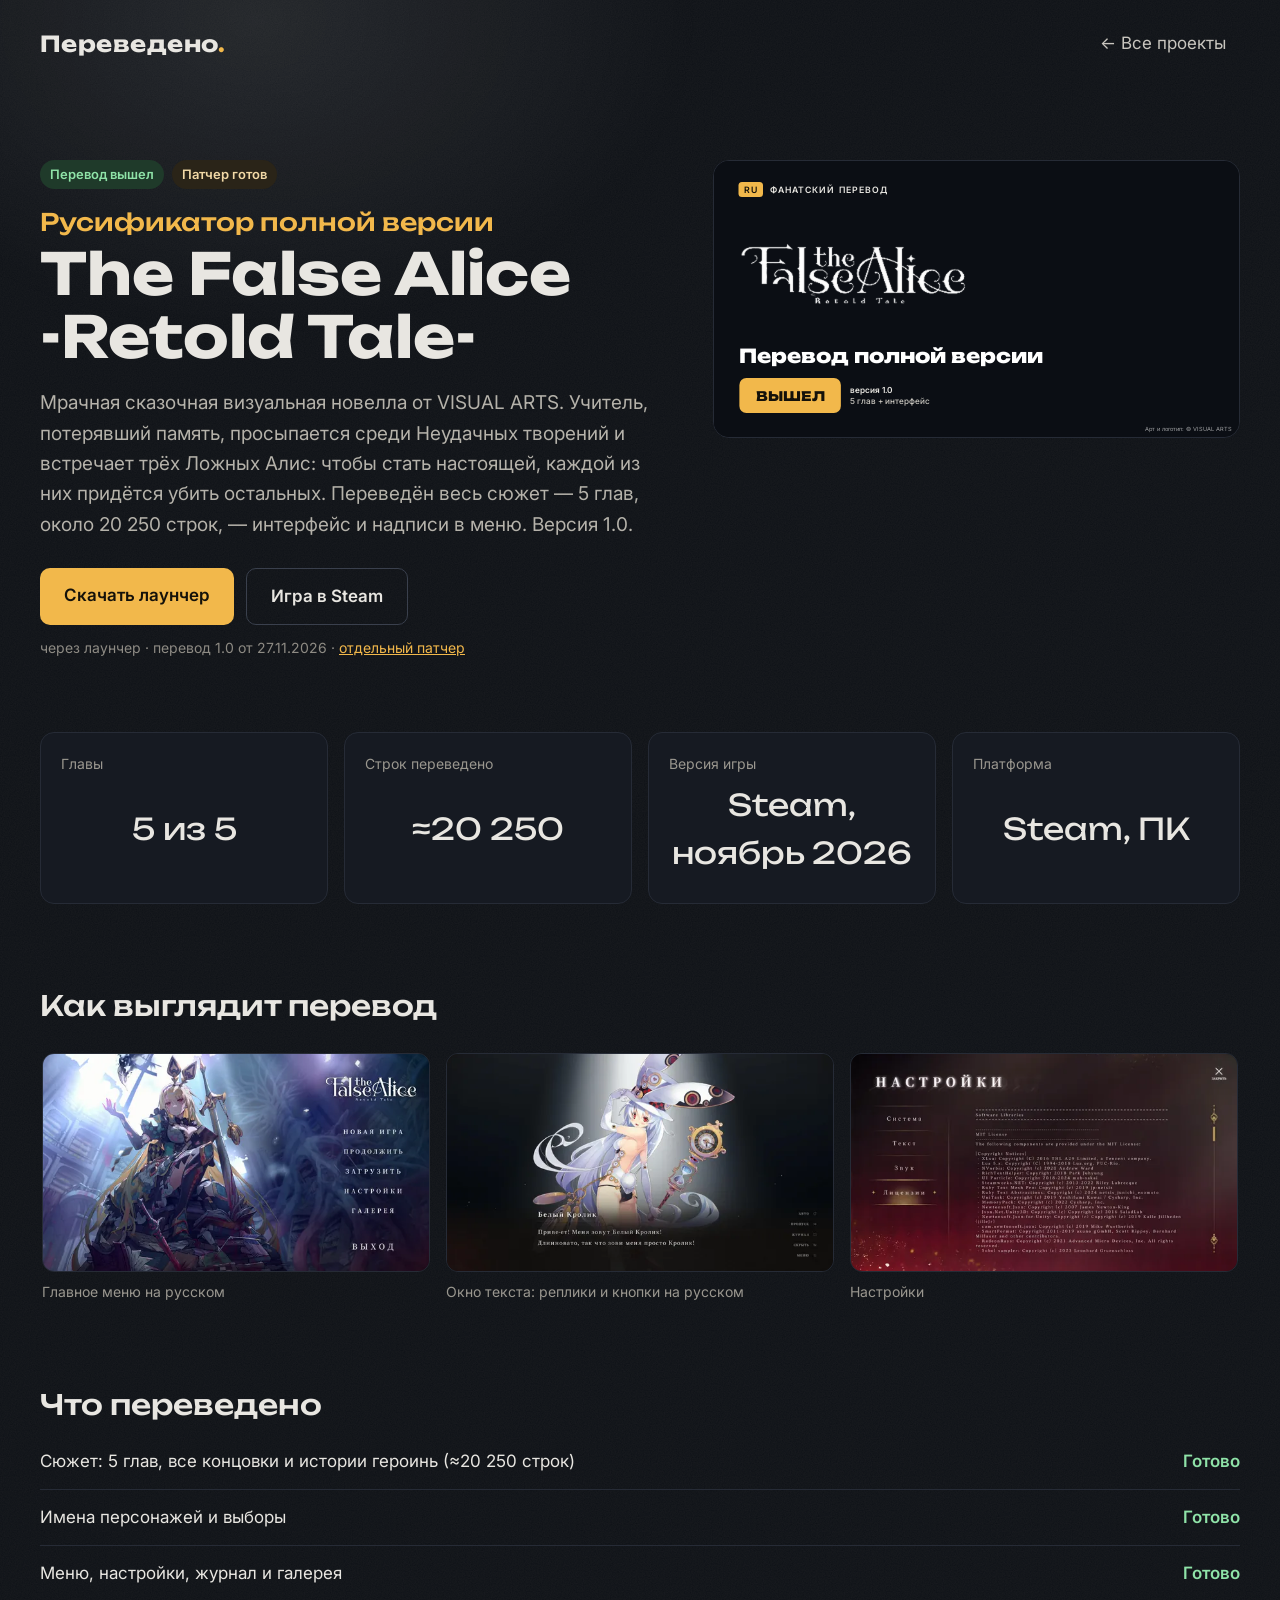
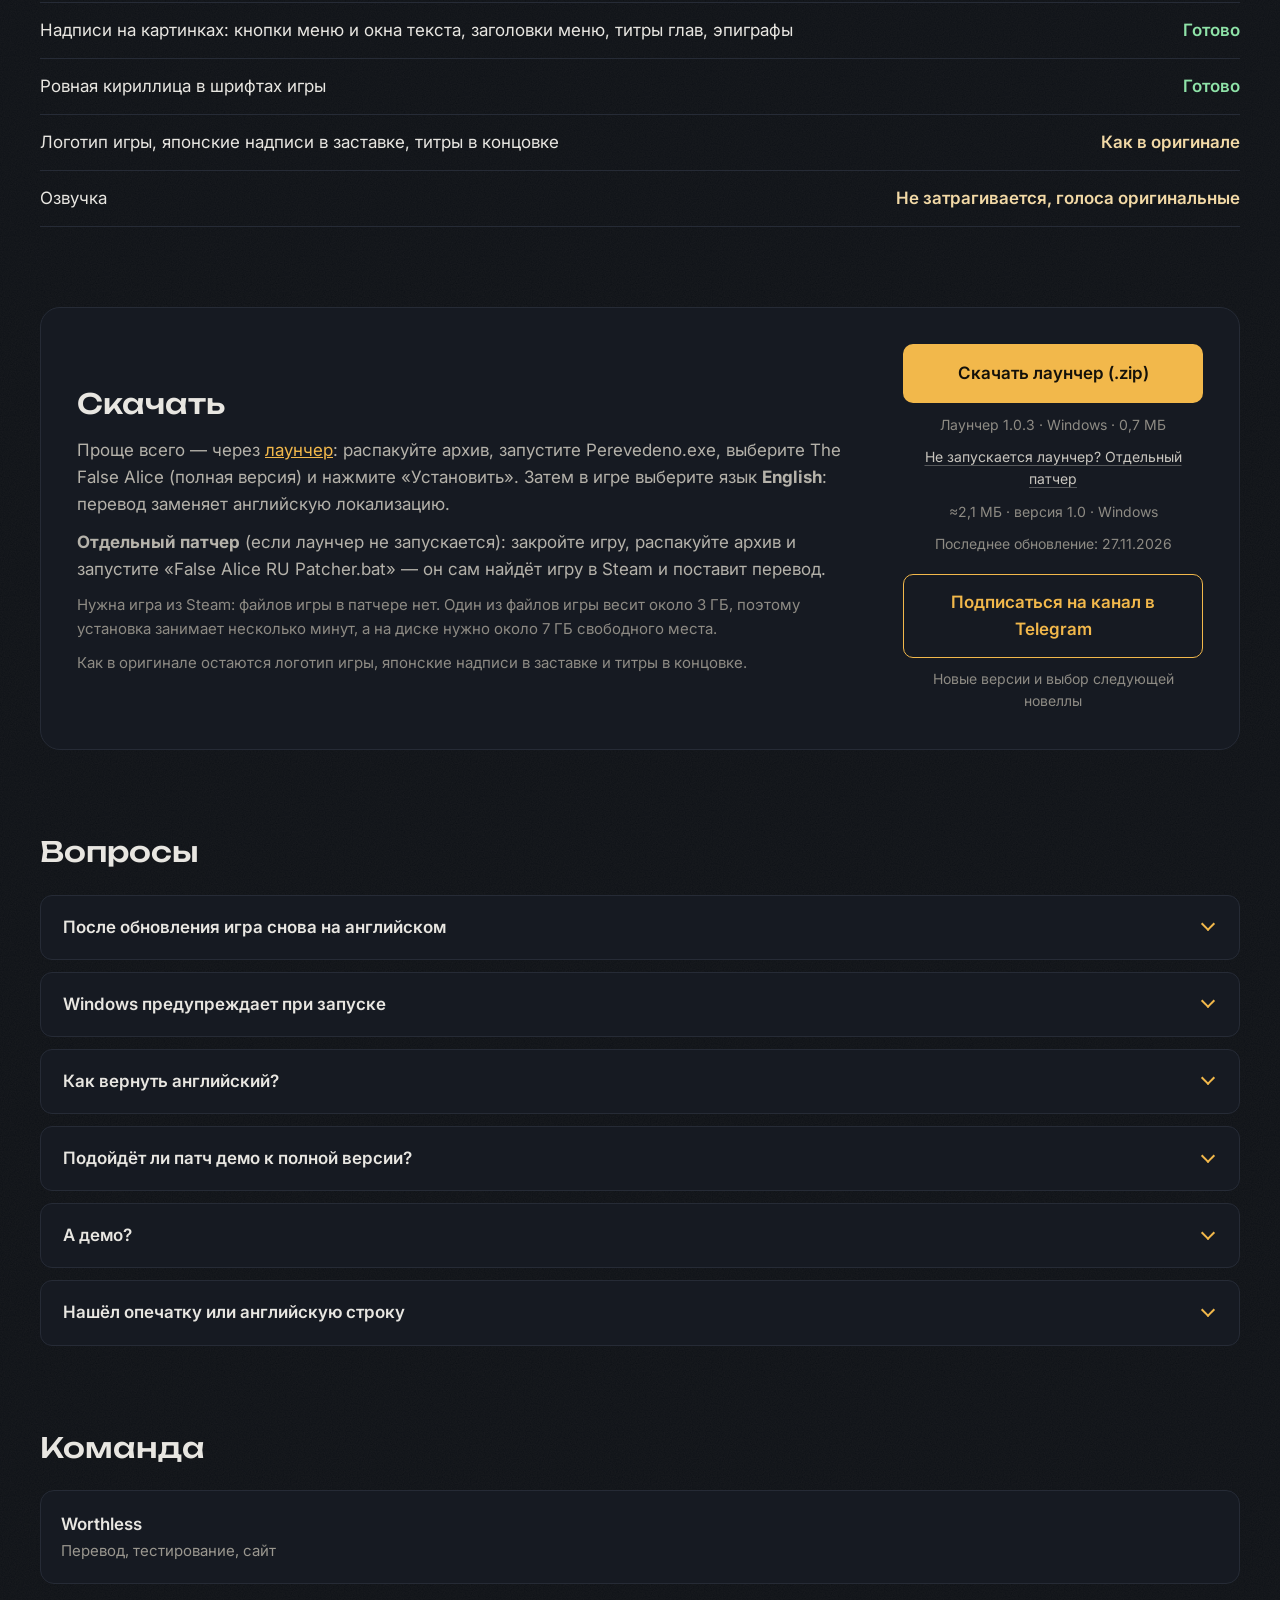
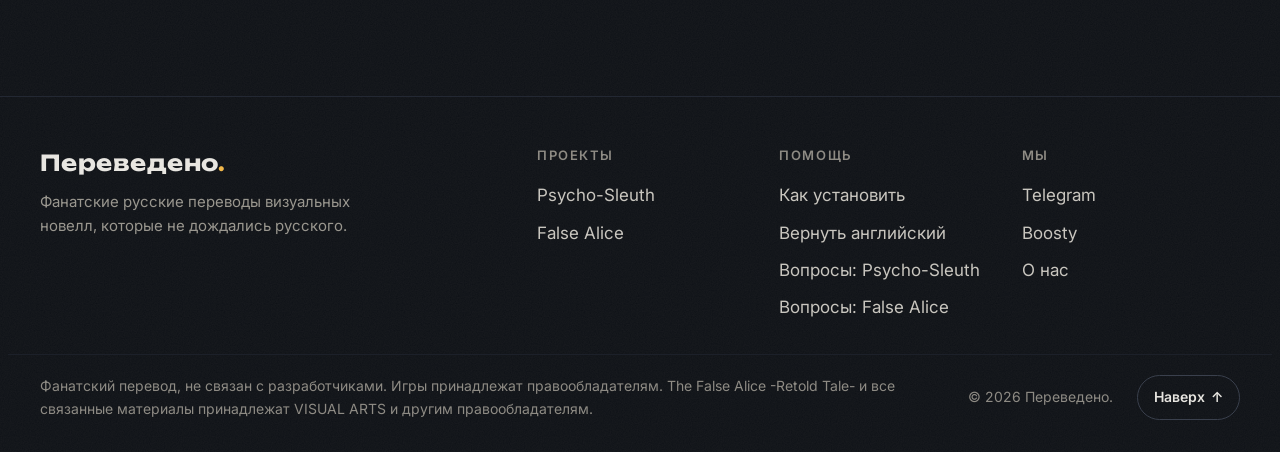
<file: false-alice-full.html>
<!doctype html>
<html lang="ru">
<head>
<meta charset="utf-8">
<meta name="viewport" content="width=device-width, initial-scale=1">
<title>Русификатор The False Alice -Retold Tale- (полная версия) — скачать | Переведено.</title>
<meta name="description" content="Русификатор полной версии The False Alice -Retold Tale-: весь сюжет (5 глав, ≈20 250 строк), интерфейс и надписи в меню. Установка через лаунчер в один клик или отдельным патчером.">
<link rel="canonical" href="https://perevedeno.com/false-alice-full.html">
<meta property="og:type" content="website">
<meta property="og:title" content="Русификатор полной The False Alice -Retold Tale- — вышел">
<meta property="og:description" content="Русификатор полной версии The False Alice -Retold Tale-: весь сюжет (5 глав, ≈20 250 строк), интерфейс и надписи в меню. Установка через лаунчер в один клик или отдельным патчером.">
<meta property="og:image" content="https://perevedeno.com/site-og.png">
<meta property="og:image:width" content="1200">
<meta property="og:image:height" content="630">
<meta property="og:url" content="https://perevedeno.com/false-alice-full.html">
<meta name="twitter:card" content="summary_large_image">
<meta name="twitter:image" content="https://perevedeno.com/site-og.png">
<link rel="icon" href="/favicon.ico" sizes="16x16 32x32 48x48">
<link rel="icon" href="/favicon.svg" type="image/svg+xml">
<link rel="icon" href="/favicon-48x48.png" type="image/png" sizes="48x48">
<link rel="icon" href="/favicon-192x192.png" type="image/png" sizes="192x192">
<link rel="apple-touch-icon" href="/apple-touch-icon.png" sizes="180x180">
<link rel="manifest" href="/site.webmanifest">
<link rel="preconnect" href="https://fonts.googleapis.com">
<link rel="stylesheet" href="https://fonts.googleapis.com/css2?family=Unbounded:wght@500;700;800&amp;family=Inter:wght@400;500;600&amp;display=swap">
<link rel="stylesheet" href="style.css?v=20261127a">
<script>document.documentElement.classList.add('js');setTimeout(function(){if(!window.__siteReady)document.documentElement.classList.remove('js')},3000)</script>
<script src="site.js?v=20261127b" defer></script>
<script type="application/ld+json">
{
 "@context": "https://schema.org",
 "@type": "WebPage",
 "name": "Русификатор полной версии The False Alice -Retold Tale-",
 "description": "Русификатор полной версии The False Alice -Retold Tale-: весь сюжет (5 глав, ≈20 250 строк), интерфейс и надписи в меню. Установка через лаунчер в один клик или отдельным патчером.",
 "url": "https://perevedeno.com/false-alice-full.html",
 "inLanguage": "ru",
 "dateModified": "2026-11-27",
 "author": {
  "@type": "Organization",
  "name": "Переведено.",
  "url": "https://perevedeno.com/",
  "sameAs": [
   "https://t.me/perevedeno_w"
  ]
 },
 "about": {
  "@type": "VideoGame",
  "name": "The False Alice -Retold Tale-",
  "url": "https://store.steampowered.com/app/4013270/"
 }
}
</script>
<!-- Yandex.Metrika counter -->
<script type="text/javascript">
   (function(m,e,t,r,i,k,a){m[i]=m[i]||function(){(m[i].a=m[i].a||[]).push(arguments)};
   m[i].l=1*new Date();
   for (var j = 0; j < document.scripts.length; j++) {if (document.scripts[j].src === r) { return; }}
   k=e.createElement(t),a=e.getElementsByTagName(t)[0],k.async=1,k.src=r,a.parentNode.insertBefore(k,a)})
   (window, document, "script", "https://mc.yandex.ru/metrika/tag.js", "ym");

   ym(114653532, "init", {
        clickmap:true,
        trackLinks:true,
        accurateTrackBounce:true,
        webvisor:true
   });
</script>
<!-- /Yandex.Metrika counter -->
</head>
<body>
<div style="min-height: 100vh; background: #0E1116; color: #E8E6E1; font-family: Inter, system-ui, sans-serif; font-size: 17px; line-height: 1.6">

<header class="hdr" style="border-bottom: 1px solid #232833">
<div style="max-width: 1200px; margin: 0 auto; padding: 20px 32px; display: flex; flex-wrap: wrap; align-items: center; justify-content: space-between; gap: 16px">
<a href="index.html" style="text-decoration: none; color: #E8E6E1; font-family: Unbounded, sans-serif; font-weight: 700; font-size: 22px; letter-spacing: 0.02em">Переведено<span style="color: #F2B84B">.</span></a>
<a class="navl" href="index.html" style="color: #C9C6BF; text-decoration: none; padding: 10px 14px">← Все проекты</a>
</div>
</header>

<main>
<section style="max-width: 1200px; margin: 0 auto; padding: 72px 32px 48px; display: flex; flex-wrap: wrap; gap: 48px; align-items: flex-start">
<div style="flex: 1 1 520px; display: flex; flex-direction: column; gap: 20px">
<div style="display: flex; flex-wrap: wrap; gap: 8px; align-items: center">
<span style="background: #1F3A2A; color: #8FE3A8; font-size: 13px; font-weight: 600; padding: 4px 10px; border-radius: 999px">Перевод вышел</span>
<span style="background: #2A2418; color: #F2D9A6; font-size: 13px; font-weight: 600; padding: 4px 10px; border-radius: 999px">Патчер готов</span>
</div>
<h1 style="margin: 0; font-family: Unbounded, sans-serif; font-weight: 700; font-size: clamp(2.2rem, 4.5vw, 3.6rem); line-height: 1.1"><span style="display: block; font-size: 0.42em; font-weight: 500; color: #F2B84B; margin-bottom: 6px">Русификатор полной версии</span> The False Alice <span style="white-space: nowrap">-Retold Tale-</span></h1>
<p style="margin: 0; color: #B5B2AA; font-size: 19px; max-width: 620px">Мрачная сказочная визуальная новелла от VISUAL ARTS. Учитель, потерявший память, просыпается среди Неудачных творений и встречает трёх Ложных Алис: чтобы стать настоящей, каждой из них придётся убить остальных. Переведён весь сюжет — 5 глав, около 20 250 строк, — интерфейс и надписи в меню. Версия 1.0.</p>
<div class="hero-btns" style="display: flex; flex-wrap: wrap; gap: 12px; margin-top: 8px">
<a class="btn btn-primary" href="https://github.com/worthless666-loc/worthless666-loc.github.io/releases/download/launcher-v1.0.3/Perevedeno-Launcher-1.0.3.zip" data-goatcounter-click="download-launcher" data-goatcounter-title="Скачать лаунчер" style="background: #F2B84B; color: #14110A; text-decoration: none; font-weight: 600; padding: 14px 24px; border-radius: 10px">Скачать лаунчер</a>
<a class="btn btn-ghost" href="https://store.steampowered.com/app/4013270/" style="color: #E8E6E1; text-decoration: none; font-weight: 600; padding: 14px 24px; border-radius: 10px; border: 1px solid #3A404D">Игра в Steam</a>
</div>
<span style="color: #8E8B84; font-size: 14px; margin-top: -8px">через лаунчер · перевод 1.0 от 27.11.2026 · <a href="#download">отдельный патчер</a></span>
</div>
<div class="vt-fa" style="flex: 1 1 420px; border-radius: 16px; overflow: hidden; border: 1px solid #262B36"><svg xmlns="http://www.w3.org/2000/svg" viewBox="0 0 1200 630" role="img" aria-label="The False Alice -Retold Tale- — перевод полной версии вышел" style="display: block; width: 100%; height: auto; background: #0B0E14"><defs><linearGradient id="lfG" x1="0" x2="1" y1="0" y2="0"><stop offset="0" stop-color="#0B0E14" stop-opacity="0.9"/><stop offset="0.38" stop-color="#0B0E14" stop-opacity="0.7"/><stop offset="0.62" stop-color="#0B0E14" stop-opacity="0"/></linearGradient><linearGradient id="lfGe" x1="0" x2="1" y1="0" y2="0"><stop offset="0" stop-color="#0B0E14" stop-opacity="1"/><stop offset="1" stop-color="#0B0E14" stop-opacity="0"/></linearGradient></defs><image href="https://shared.akamai.steamstatic.com/store_item_assets/steam/apps/4013270/library_hero.jpg" x="330" y="0" width="1951" height="630" preserveAspectRatio="none"/><rect x="329" y="0" width="300" height="630" fill="url(#lfGe)"/><rect width="1200" height="630" fill="url(#lfG)"/><rect x="56" y="48" width="56" height="34" rx="8" fill="#F2B84B"/><text x="84" y="72" text-anchor="middle" font-family="Inter, sans-serif" font-weight="600" font-size="20" fill="#14110A" letter-spacing="1">RU</text><text x="128" y="72" font-family="Inter, sans-serif" font-weight="600" font-size="20" fill="#E8E6E1" letter-spacing="2.4">ФАНАТСКИЙ ПЕРЕВОД</text><image href="false-alice-logo.png" x="58" y="185" width="520" height="147"/><text x="58" y="462" font-family="Unbounded, sans-serif" font-weight="800" font-size="44" fill="#FFFFFF">Перевод полной версии</text><rect x="58" y="496" width="232" height="80" rx="16" fill="#F2B84B"/><text x="174" y="549" text-anchor="middle" font-family="Unbounded, sans-serif" font-weight="800" font-size="30" fill="#14110A">ВЫШЕЛ</text><text x="310" y="530" font-family="Inter, sans-serif" font-weight="600" font-size="19" fill="#E8E6E1">версия 1.0</text><text x="310" y="556" font-family="Inter, sans-serif" font-weight="500" font-size="19" fill="#C9C6BF">5 глав + интерфейс</text><text x="1184" y="616" text-anchor="end" font-family="Inter, sans-serif" font-size="13" fill="#FFFFFF" fill-opacity="0.6">Арт и логотип: © VISUAL ARTS</text></svg></div>
</section>

<section style="max-width: 1200px; margin: 0 auto; padding: 24px 32px 48px">
<div class="tiles" style="display: grid; grid-template-columns: repeat(auto-fit, minmax(200px, 1fr)); gap: 16px">
<div style="background: #161A22; border: 1px solid #262B36; border-radius: 14px; padding: 20px; display: flex; flex-direction: column; min-height: 130px">
<div style="color: #9A978F; font-size: 14px">Главы</div>
<div class="tile-v" style="flex: 1; display: flex; align-items: center; justify-content: center; text-align: center; font-family: Unbounded, sans-serif; font-size: 30px">5 из 5</div>
</div>
<div style="background: #161A22; border: 1px solid #262B36; border-radius: 14px; padding: 20px; display: flex; flex-direction: column; min-height: 130px">
<div style="color: #9A978F; font-size: 14px">Строк переведено</div>
<div class="tile-v" style="flex: 1; display: flex; align-items: center; justify-content: center; text-align: center; font-family: Unbounded, sans-serif; font-size: 30px">≈20 250</div>
</div>
<div style="background: #161A22; border: 1px solid #262B36; border-radius: 14px; padding: 20px; display: flex; flex-direction: column; min-height: 130px">
<div style="color: #9A978F; font-size: 14px">Версия игры</div>
<div class="tile-v" style="flex: 1; display: flex; align-items: center; justify-content: center; text-align: center; font-family: Unbounded, sans-serif; font-size: 30px">Steam, ноябрь 2026</div>
</div>
<div style="background: #161A22; border: 1px solid #262B36; border-radius: 14px; padding: 20px; display: flex; flex-direction: column; min-height: 130px">
<div style="color: #9A978F; font-size: 14px">Платформа</div>
<div class="tile-v" style="flex: 1; display: flex; align-items: center; justify-content: center; text-align: center; font-family: Unbounded, sans-serif; font-size: 30px">Steam, ПК</div>
</div>
</div>
</section>

<section id="screens" style="max-width: 1200px; margin: 0 auto; padding: 32px 32px">
<h2 style="margin: 0 0 20px; font-family: Unbounded, sans-serif; font-weight: 500; font-size: 28px">Как выглядит перевод</h2>
<div class="gal-wrap">
<button type="button" class="gal-nav prev" aria-label="Листать назад" hidden>‹</button>
<div class="gal" role="list" aria-label="Скриншоты полной версии с русским текстом">
<figure class="gal-item"><a class="gal-link" href="screens/false-alice-full/01.webp"><img src="screens/false-alice-full/01-thumb.webp" width="600" height="338" loading="lazy" decoding="async" alt="Скриншот русской версии: Главное меню на русском"></a><figcaption class="gal-cap">Главное меню на русском</figcaption></figure>
<figure class="gal-item"><a class="gal-link" href="screens/false-alice-full/02.webp"><img src="screens/false-alice-full/02-thumb.webp" width="600" height="338" loading="lazy" decoding="async" alt="Скриншот русской версии: Окно текста: реплики и кнопки на русском"></a><figcaption class="gal-cap">Окно текста: реплики и кнопки на русском</figcaption></figure>
<figure class="gal-item"><a class="gal-link" href="screens/false-alice-full/04.webp"><img src="screens/false-alice-full/04-thumb.webp" width="600" height="338" loading="lazy" decoding="async" alt="Скриншот русской версии: Настройки"></a><figcaption class="gal-cap">Настройки</figcaption></figure>
</div>
<button type="button" class="gal-nav next" aria-label="Листать вперёд">›</button>
</div>
</section>

<section style="max-width: 1200px; margin: 0 auto; padding: 32px 32px">
<h2 style="margin: 0 0 20px; font-family: Unbounded, sans-serif; font-weight: 500; font-size: 28px">Что переведено</h2>
<div style="display: flex; flex-direction: column; gap: 14px">
<div style="display: flex; flex-wrap: wrap; justify-content: space-between; gap: 8px; border-bottom: 1px solid #262B36; padding-bottom: 14px"><span>Сюжет: 5 глав, все концовки и истории героинь (≈20 250 строк)</span><span style="color: #8FE3A8; font-weight: 600">Готово</span></div>
<div style="display: flex; flex-wrap: wrap; justify-content: space-between; gap: 8px; border-bottom: 1px solid #262B36; padding-bottom: 14px"><span>Имена персонажей и выборы</span><span style="color: #8FE3A8; font-weight: 600">Готово</span></div>
<div style="display: flex; flex-wrap: wrap; justify-content: space-between; gap: 8px; border-bottom: 1px solid #262B36; padding-bottom: 14px"><span>Меню, настройки, журнал и галерея</span><span style="color: #8FE3A8; font-weight: 600">Готово</span></div>
<div style="display: flex; flex-wrap: wrap; justify-content: space-between; gap: 8px; border-bottom: 1px solid #262B36; padding-bottom: 14px"><span>Надписи на картинках: кнопки меню и окна текста, заголовки меню, титры глав, эпиграфы</span><span style="color: #8FE3A8; font-weight: 600">Готово</span></div>
<div style="display: flex; flex-wrap: wrap; justify-content: space-between; gap: 8px; border-bottom: 1px solid #262B36; padding-bottom: 14px"><span>Ровная кириллица в шрифтах игры</span><span style="color: #8FE3A8; font-weight: 600">Готово</span></div>
<div style="display: flex; flex-wrap: wrap; justify-content: space-between; gap: 8px; border-bottom: 1px solid #262B36; padding-bottom: 14px"><span>Логотип игры, японские надписи в заставке, титры в концовке</span><span style="color: #F2D9A6; font-weight: 600">Как в оригинале</span></div>
<div style="display: flex; flex-wrap: wrap; justify-content: space-between; gap: 8px; border-bottom: 1px solid #262B36; padding-bottom: 14px"><span>Озвучка</span><span style="color: #F2D9A6; font-weight: 600">Не затрагивается, голоса оригинальные</span></div>
</div>
</section>

<section id="download" style="max-width: 1200px; margin: 0 auto; padding: 48px 32px">
<div style="background: #161A22; border: 1px solid #262B36; border-radius: 20px; padding: 36px; display: flex; flex-wrap: wrap; gap: 32px; align-items: center">
<div style="flex: 1 1 460px; display: flex; flex-direction: column; gap: 10px">
<h2 style="margin: 0; font-family: Unbounded, sans-serif; font-weight: 500; font-size: 28px">Скачать</h2>
<p style="margin: 0; color: #B5B2AA">Проще всего — через <a href="index.html#launcher">лаунчер</a>: распакуйте архив, запустите Perevedeno.exe, выберите The False Alice (полная версия) и нажмите «Установить». Затем в игре выберите язык <strong>English</strong>: перевод заменяет английскую локализацию.</p>
<p style="margin: 0; color: #B5B2AA"><strong>Отдельный патчер</strong> (если лаунчер не запускается): закройте игру, распакуйте архив и запустите «False Alice RU Patcher.bat» — он сам найдёт игру в Steam и поставит перевод.</p>
<p style="margin: 0; color: #8E8B84; font-size: 15px">Нужна игра из Steam: файлов игры в патчере нет. Один из файлов игры весит около 3 ГБ, поэтому установка занимает несколько минут, а на диске нужно около 7 ГБ свободного места.</p>
<p style="margin: 0; color: #8E8B84; font-size: 15px">Как в оригинале остаются логотип игры, японские надписи в заставке и титры в концовке.</p>
</div>
<div style="flex: 0 1 300px; display: flex; flex-direction: column; gap: 10px">
<a class="btn btn-primary" href="https://github.com/worthless666-loc/worthless666-loc.github.io/releases/download/launcher-v1.0.3/Perevedeno-Launcher-1.0.3.zip" data-goatcounter-click="download-launcher" data-goatcounter-title="Скачать лаунчер" style="background: #F2B84B; color: #14110A; text-decoration: none; font-weight: 600; padding: 16px 24px; border-radius: 10px; text-align: center">Скачать лаунчер (.zip)</a>
<span style="color: #8E8B84; font-size: 14px; text-align: center">Лаунчер 1.0.3 · Windows · 0,7 МБ</span>
<a class="alt-dl" href="https://github.com/worthless666-loc/worthless666-loc.github.io/releases/download/fa-full-v1.0/False-Alice-RU-Patcher.zip" data-goatcounter-click="download-false-alice-full-1.0" data-goatcounter-title="Скачать русификатор False Alice (полная)" style="font-size: 14px; text-align: center">Не запускается лаунчер? Отдельный патчер</a>
<span style="color: #8E8B84; font-size: 14px; text-align: center">≈2,1 МБ · версия 1.0 · Windows</span>
<span style="color: #8E8B84; font-size: 14px; text-align: center">Последнее обновление: 27.11.2026</span>
<a class="btn btn-ghost" href="https://t.me/perevedeno_w" target="_blank" rel="noopener" data-goatcounter-click="tg-subscribe" data-goatcounter-title="Подписка на Telegram" style="margin-top: 8px; background: transparent; color: #F2B84B; text-decoration: none; font-weight: 600; padding: 14px 24px; border-radius: 10px; border: 1px solid #F2B84B; text-align: center">Подписаться на канал в Telegram</a>
<span style="color: #8E8B84; font-size: 14px; text-align: center">Новые версии и выбор следующей новеллы</span>
</div>
</div>
</section>

<section id="faq" style="max-width: 1200px; margin: 0 auto; padding: 32px 32px 48px">
<h2 style="margin: 0 0 20px; font-family: Unbounded, sans-serif; font-weight: 500; font-size: 28px">Вопросы</h2>
<div style="display: flex; flex-direction: column; gap: 12px">
<details style="background: #161A22; border: 1px solid #262B36; border-radius: 12px; padding: 18px 22px">
<summary style="cursor: pointer; font-weight: 600">После обновления игра снова на английском</summary>
<p style="margin: 12px 0 0; color: #B5B2AA">Steam перезаписал файлы. Если лаунчер или патчер не может поставить перевод на новую версию игры — дождитесь обновления русификатора, сообщим в <a href="https://t.me/perevedeno_w" target="_blank" rel="noopener">Telegram</a>; лаунчер предложит обновиться сам.</p>
</details>
<details style="background: #161A22; border: 1px solid #262B36; border-radius: 12px; padding: 18px 22px">
<summary style="cursor: pointer; font-weight: 600">Windows предупреждает при запуске</summary>
<p style="margin: 12px 0 0; color: #B5B2AA">Это стандартное предупреждение для скачанных скриптов. Нажмите «Запустить» (или «Подробнее» → «Выполнить в любом случае»). Код патчера открыт — он лежит в файле patcher\Patcher.cs.</p>
</details>
<details style="background: #161A22; border: 1px solid #262B36; border-radius: 12px; padding: 18px 22px">
<summary style="cursor: pointer; font-weight: 600">Как вернуть английский?</summary>
<p style="margin: 12px 0 0; color: #B5B2AA">В лаунчере или патчере — кнопка «Вернуть английский», она восстановит все файлы. Или Steam → Свойства → Установленные файлы → Проверить целостность файлов. Если игра обновится в Steam и перевод слетит — дождитесь новой версии, сообщим в <a href="https://t.me/perevedeno_w" target="_blank" rel="noopener">Telegram</a>.</p>
</details>
<details style="background: #161A22; border: 1px solid #262B36; border-radius: 12px; padding: 18px 22px">
<summary style="cursor: pointer; font-weight: 600">Подойдёт ли патч демо к полной версии?</summary>
<p style="margin: 12px 0 0; color: #B5B2AA">Нет. У полной игры другая папка с данными (<code>ItsualiRetold_Data</code> вместо <code>ItsualiRetoldTrial_Data</code> у демо) и другие файлы, поэтому патч демо её не найдёт и ничего не изменит. Для полной версии — патчер с этой страницы, для демо — свой перевод на <a href="false-alice.html">странице демо</a>.</p>
</details>
<details style="background: #161A22; border: 1px solid #262B36; border-radius: 12px; padding: 18px 22px">
<summary style="cursor: pointer; font-weight: 600">А демо?</summary>
<p style="margin: 12px 0 0; color: #B5B2AA">Демо переведено полностью — <a href="false-alice.html">страница демо</a>. Глава 1 полной версии продолжает демо, а начало демо мы перенесли в полную версию с правками.</p>
</details>
<details style="background: #161A22; border: 1px solid #262B36; border-radius: 12px; padding: 18px 22px">
<summary style="cursor: pointer; font-weight: 600">Нашёл опечатку или английскую строку</summary>
<p style="margin: 12px 0 0; color: #B5B2AA">Пришлите скриншот в <a href="https://t.me/perevedeno_w">Telegram</a> — поправим в следующей версии перевода.</p>
</details>
</div>
</section>

<section style="max-width: 1200px; margin: 0 auto; padding: 32px 32px 96px">
<h2 style="margin: 0 0 20px; font-family: Unbounded, sans-serif; font-weight: 500; font-size: 28px">Команда</h2>
<div style="display: grid; grid-template-columns: repeat(auto-fit, minmax(220px, 1fr)); gap: 16px">
<div style="background: #161A22; border: 1px solid #262B36; border-radius: 14px; padding: 20px"><div style="font-weight: 600">Worthless</div><div style="color: #9A978F; font-size: 15px">Перевод, тестирование, сайт</div></div>
</div>
</section>
</main>

<footer class="site-footer">
<div class="ft-in">
<div class="ft-brand"><a class="ft-logo" href="index.html">Переведено<span>.</span></a><p>Фанатские русские переводы визуальных новелл, которые не дождались русского.</p></div>
<nav class="ft-cols" aria-label="Ссылки в подвале">
<div><h3>Проекты</h3><a href="psycho-sleuth.html">Psycho-Sleuth</a><a href="false-alice.html">False Alice</a></div>
<div><h3>Помощь</h3><a href="index.html#install">Как установить</a><a href="index.html#install-restore">Вернуть английский</a><a href="psycho-sleuth.html#faq">Вопросы: Psycho-Sleuth</a><a href="false-alice.html#faq">Вопросы: False Alice</a></div>
<div><h3>Мы</h3><a href="https://t.me/perevedeno_w" target="_blank" rel="noopener">Telegram</a><a href="https://boosty.to/perevedeno" target="_blank" rel="noopener" data-goatcounter-click="boosty-footer" data-goatcounter-title="Boosty (подвал)" data-ym-goal="boosty">Boosty</a><a href="index.html#about">О нас</a></div>
</nav>
</div>
<div class="ft-bottom"><span class="ft-legal">Фанатский перевод, не связан с разработчиками. Игры принадлежат правообладателям. The False Alice -Retold Tale- и все связанные материалы принадлежат VISUAL ARTS и другим правообладателям.</span><span>© 2026 Переведено.</span><a class="ft-top" href="#">Наверх <span class="up" aria-hidden="true">↑</span></a></div>
</footer>
</div>
<script data-goatcounter="https://worthless.goatcounter.com/count" async src="//gc.zgo.at/count.js"></script>
<noscript><div><img src="https://mc.yandex.ru/watch/114653532" style="position:absolute; left:-9999px;" alt="" /></div></noscript>
</body>
</html>
</file>
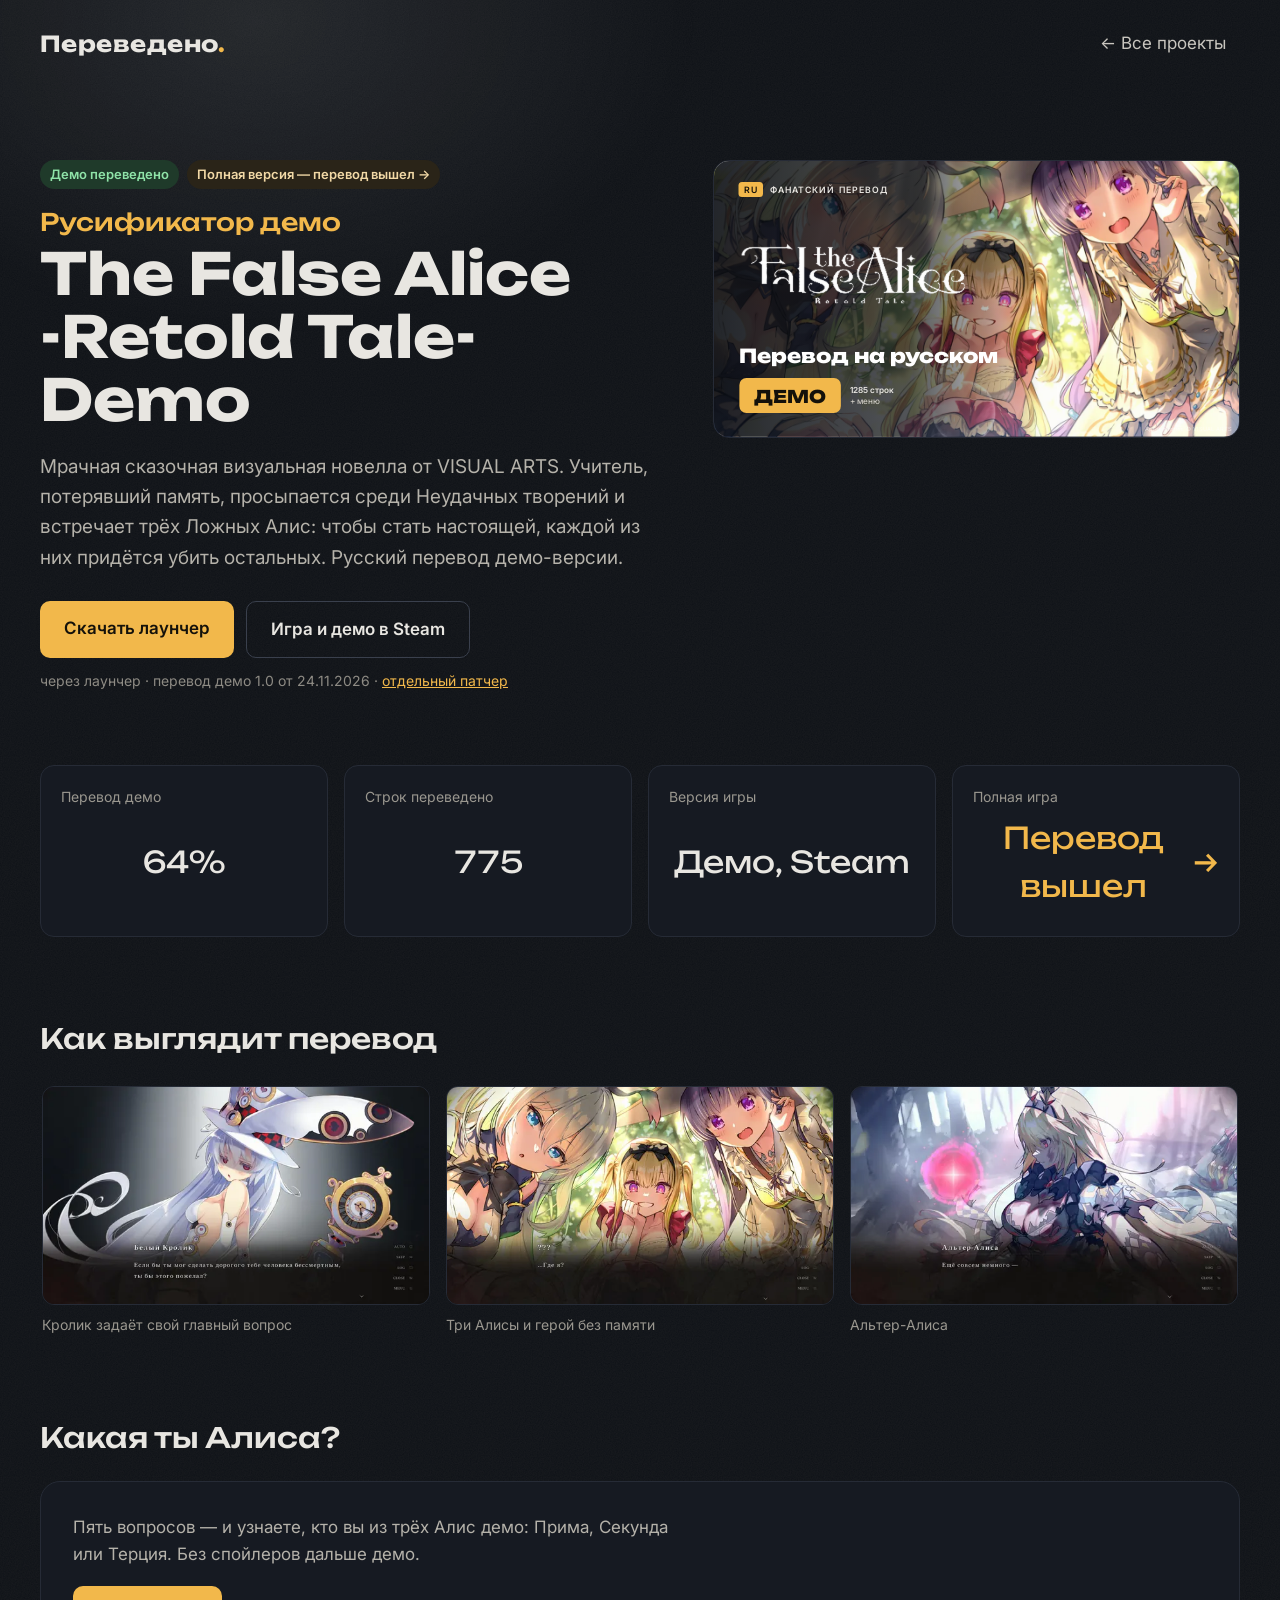
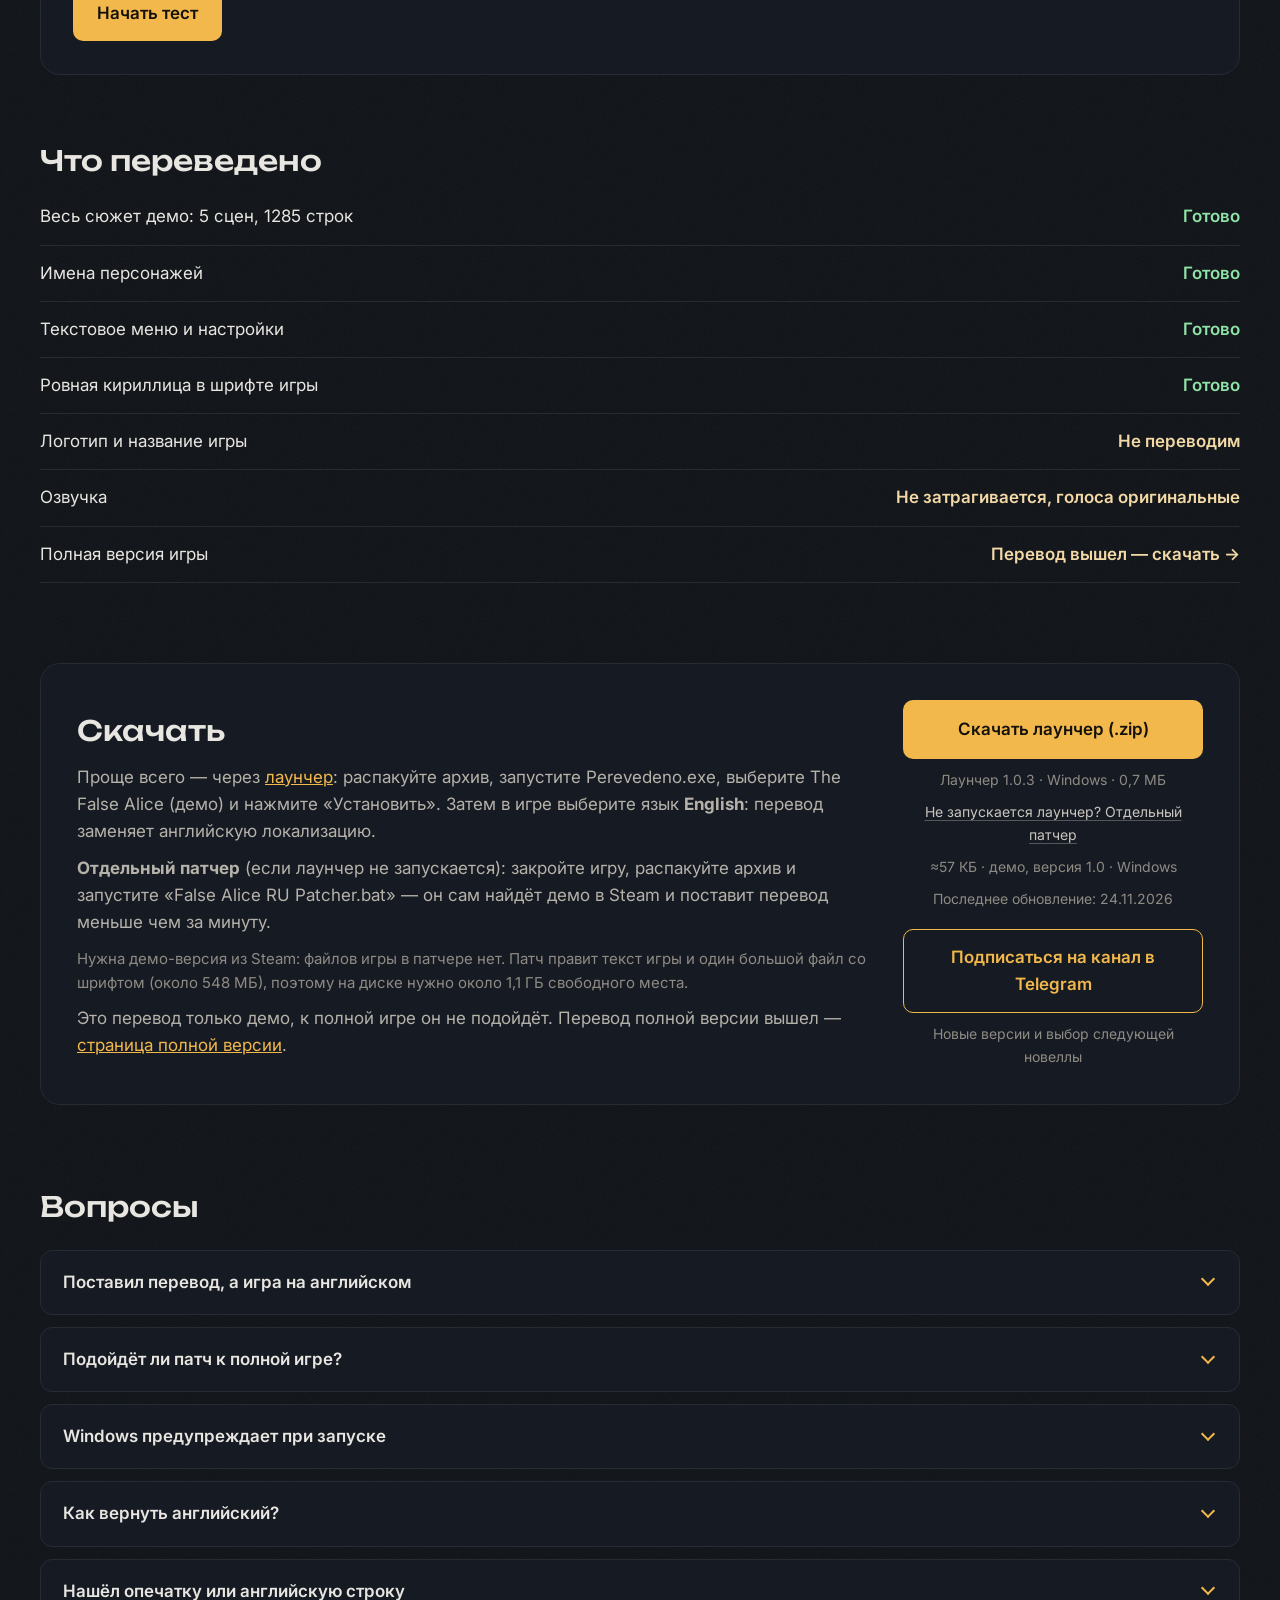
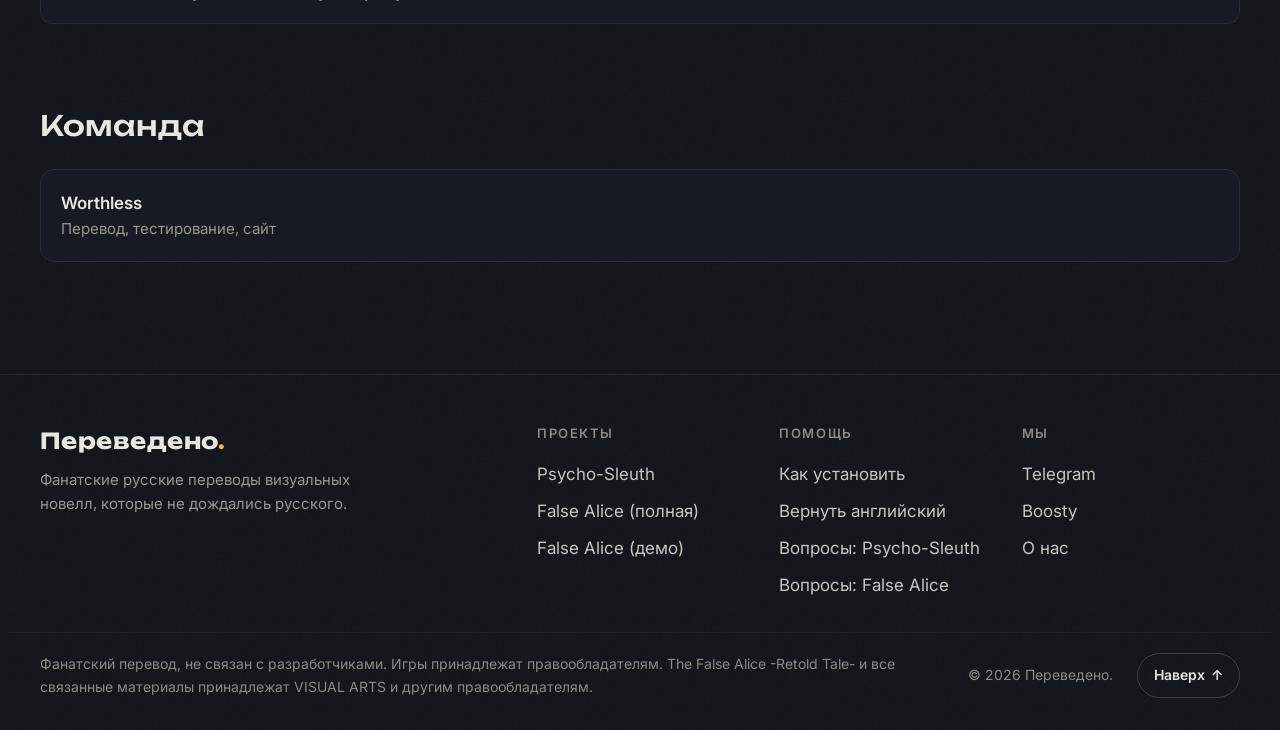
<file: false-alice.html>
<!doctype html>
<html lang="ru">
<head>
<meta charset="utf-8">
<meta name="viewport" content="width=device-width, initial-scale=1">
<title>Русификатор The False Alice -Retold Tale- Demo — перевод на русский | Переведено.</title>
<meta name="description" content="Русификатор демо The False Alice -Retold Tale-: весь текст демо на русском, имена и меню, ровная кириллица. Бесплатный патчер для Steam. Полная игра — позже.">
<link rel="canonical" href="https://perevedeno.com/false-alice.html">
<meta property="og:type" content="website">
<meta property="og:title" content="Русификатор The False Alice -Retold Tale- Demo">
<meta property="og:description" content="Русификатор демо The False Alice -Retold Tale-: весь текст демо на русском, имена и меню, ровная кириллица. Бесплатный патчер для Steam. Полная игра — позже.">
<meta property="og:image" content="https://perevedeno.com/false-alice-og.jpg">
<meta property="og:image:width" content="1200">
<meta property="og:image:height" content="630">
<meta property="og:url" content="https://perevedeno.com/false-alice.html">
<meta name="twitter:card" content="summary_large_image">
<meta name="twitter:image" content="https://perevedeno.com/false-alice-og.jpg">
<link rel="icon" href="/favicon.ico" sizes="16x16 32x32 48x48">
<link rel="icon" href="/favicon.svg" type="image/svg+xml">
<link rel="icon" href="/favicon-48x48.png" type="image/png" sizes="48x48">
<link rel="icon" href="/favicon-192x192.png" type="image/png" sizes="192x192">
<link rel="apple-touch-icon" href="/apple-touch-icon.png" sizes="180x180">
<link rel="manifest" href="/site.webmanifest">
<link rel="preconnect" href="https://fonts.googleapis.com">
<link rel="stylesheet" href="https://fonts.googleapis.com/css2?family=Unbounded:wght@500;700;800&amp;family=Inter:wght@400;500;600&amp;display=swap">
<link rel="stylesheet" href="style.css?v=20261127a">
<script>document.documentElement.classList.add('js');setTimeout(function(){if(!window.__siteReady)document.documentElement.classList.remove('js')},3000)</script>
<script src="site.js?v=20261127b" defer></script>
<script type="application/ld+json">
{
 "@context": "https://schema.org",
 "@type": "SoftwareApplication",
 "name": "Русификатор The False Alice -Retold Tale- Demo",
 "description": "Русификатор демо The False Alice -Retold Tale-: весь текст демо на русском, имена и меню, ровная кириллица. Бесплатный патчер для Steam. Полная игра — позже.",
 "url": "https://perevedeno.com/false-alice.html",
 "applicationCategory": "GameApplication",
 "operatingSystem": "Windows",
 "softwareVersion": "демо 1.0",
 "dateModified": "2026-11-24",
 "inLanguage": "ru",
 "isAccessibleForFree": true,
 "downloadUrl": "https://github.com/worthless666-loc/worthless666-loc.github.io/releases/download/false-alice-demo-v1.0/False-Alice_RU_Patcher_demo.zip",
 "offers": {
  "@type": "Offer",
  "price": "0",
  "priceCurrency": "RUB"
 },
 "author": {
  "@type": "Organization",
  "name": "Переведено.",
  "url": "https://perevedeno.com/",
  "sameAs": [
   "https://t.me/perevedeno_w"
  ]
 },
 "about": {
  "@type": "VideoGame",
  "name": "The False Alice -Retold Tale-",
  "url": "https://store.steampowered.com/app/4013270/"
 }
}
</script>
<!-- Yandex.Metrika counter -->
<script type="text/javascript">
   (function(m,e,t,r,i,k,a){m[i]=m[i]||function(){(m[i].a=m[i].a||[]).push(arguments)};
   m[i].l=1*new Date();
   for (var j = 0; j < document.scripts.length; j++) {if (document.scripts[j].src === r) { return; }}
   k=e.createElement(t),a=e.getElementsByTagName(t)[0],k.async=1,k.src=r,a.parentNode.insertBefore(k,a)})
   (window, document, "script", "https://mc.yandex.ru/metrika/tag.js", "ym");

   ym(114653532, "init", {
        clickmap:true,
        trackLinks:true,
        accurateTrackBounce:true,
        webvisor:true
   });
</script>
<!-- /Yandex.Metrika counter -->
</head>
<body>
<div style="min-height: 100vh; background: #0E1116; color: #E8E6E1; font-family: Inter, system-ui, sans-serif; font-size: 17px; line-height: 1.6">

<header class="hdr" style="border-bottom: 1px solid #232833">
<div style="max-width: 1200px; margin: 0 auto; padding: 20px 32px; display: flex; flex-wrap: wrap; align-items: center; justify-content: space-between; gap: 16px">
<a href="index.html" style="text-decoration: none; color: #E8E6E1; font-family: Unbounded, sans-serif; font-weight: 700; font-size: 22px; letter-spacing: 0.02em">Переведено<span style="color: #F2B84B">.</span></a>
<a class="navl" href="index.html" style="color: #C9C6BF; text-decoration: none; padding: 10px 14px">← Все проекты</a>
</div>
</header>

<main>
<section style="max-width: 1200px; margin: 0 auto; padding: 72px 32px 48px; display: flex; flex-wrap: wrap; gap: 48px; align-items: flex-start">
<div style="flex: 1 1 520px; display: flex; flex-direction: column; gap: 20px">
<div style="display: flex; flex-wrap: wrap; gap: 8px; align-items: center">
<span style="background: #1F3A2A; color: #8FE3A8; font-size: 13px; font-weight: 600; padding: 4px 10px; border-radius: 999px">Демо переведено</span>
<a href="false-alice-full.html" style="background: #2A2418; color: #F2D9A6; font-size: 13px; font-weight: 600; padding: 4px 10px; border-radius: 999px; text-decoration: none">Полная версия — перевод вышел →</a>
</div>
<h1 style="margin: 0; font-family: Unbounded, sans-serif; font-weight: 700; font-size: clamp(2.2rem, 4.5vw, 3.6rem); line-height: 1.1"><span style="display: block; font-size: 0.42em; font-weight: 500; color: #F2B84B; margin-bottom: 6px">Русификатор демо</span> The False Alice <span style="white-space: nowrap">-Retold Tale-</span> Demo</h1>
<p style="margin: 0; color: #B5B2AA; font-size: 19px; max-width: 620px">Мрачная сказочная визуальная новелла от VISUAL ARTS. Учитель, потерявший память, просыпается среди Неудачных творений и встречает трёх Ложных Алис: чтобы стать настоящей, каждой из них придётся убить остальных. Русский перевод демо-версии.</p>
<div class="hero-btns" style="display: flex; flex-wrap: wrap; gap: 12px; margin-top: 8px">
<a class="btn btn-primary" href="https://github.com/worthless666-loc/worthless666-loc.github.io/releases/download/launcher-v1.0.3/Perevedeno-Launcher-1.0.3.zip" data-goatcounter-click="download-launcher" data-goatcounter-title="Скачать лаунчер" style="background: #F2B84B; color: #14110A; text-decoration: none; font-weight: 600; padding: 14px 24px; border-radius: 10px">Скачать лаунчер</a>
<a class="btn btn-ghost" href="https://store.steampowered.com/app/4013270/" style="color: #E8E6E1; text-decoration: none; font-weight: 600; padding: 14px 24px; border-radius: 10px; border: 1px solid #3A404D">Игра и демо в Steam</a>
</div>
<span style="color: #8E8B84; font-size: 14px; margin-top: -8px">через лаунчер · перевод демо 1.0 от 24.11.2026 · <a href="#download">отдельный патчер</a></span>
</div>
<div class="vt-fa" style="flex: 1 1 420px; border-radius: 16px; overflow: hidden; border: 1px solid #262B36"><svg xmlns="http://www.w3.org/2000/svg" viewBox="0 0 1200 630" role="img" aria-label="The False Alice -Retold Tale- — перевод демо на русском, 1285 строк" style="display: block; width: 100%; height: auto; background: #0B0E14"><defs><linearGradient id="lfG" x1="0" x2="1" y1="0" y2="0"><stop offset="0" stop-color="#0B0E14" stop-opacity="0.9"/><stop offset="0.38" stop-color="#0B0E14" stop-opacity="0.7"/><stop offset="0.62" stop-color="#0B0E14" stop-opacity="0"/></linearGradient><linearGradient id="lfGe" x1="0" x2="1" y1="0" y2="0"><stop offset="0" stop-color="#0B0E14" stop-opacity="1"/><stop offset="1" stop-color="#0B0E14" stop-opacity="0"/></linearGradient></defs><image href="false-alice-demo-banner.webp" x="0" y="0" width="1200" height="630" preserveAspectRatio="xMidYMid slice"/><rect width="1200" height="630" fill="url(#lfG)"/><rect x="56" y="48" width="56" height="34" rx="8" fill="#F2B84B"/><text x="84" y="72" text-anchor="middle" font-family="Inter, sans-serif" font-weight="600" font-size="20" fill="#14110A" letter-spacing="1">RU</text><text x="128" y="72" font-family="Inter, sans-serif" font-weight="600" font-size="20" fill="#E8E6E1" letter-spacing="2.4">ФАНАТСКИЙ ПЕРЕВОД</text><image href="false-alice-logo.png" x="58" y="185" width="520" height="147"/><text x="58" y="462" font-family="Unbounded, sans-serif" font-weight="800" font-size="44" fill="#FFFFFF">Перевод на русском</text><rect x="58" y="496" width="232" height="80" rx="16" fill="#F2B84B"/><text x="174" y="554" text-anchor="middle" font-family="Unbounded, sans-serif" font-weight="800" font-size="40" fill="#14110A">ДЕМО</text><text x="310" y="530" font-family="Inter, sans-serif" font-weight="600" font-size="19" fill="#E8E6E1">1285 строк</text><text x="310" y="556" font-family="Inter, sans-serif" font-weight="500" font-size="19" fill="#C9C6BF">+ меню</text><text x="1184" y="616" text-anchor="end" font-family="Inter, sans-serif" font-size="13" fill="#FFFFFF" fill-opacity="0.6">Арт и логотип: © VISUAL ARTS</text></svg></div>
</section>

<section style="max-width: 1200px; margin: 0 auto; padding: 24px 32px 48px">
<div class="tiles" style="display: grid; grid-template-columns: repeat(auto-fit, minmax(200px, 1fr)); gap: 16px">
<div style="background: #161A22; border: 1px solid #262B36; border-radius: 14px; padding: 20px; display: flex; flex-direction: column; min-height: 130px">
<div style="color: #9A978F; font-size: 14px">Перевод демо</div>
<div class="tile-v" style="flex: 1; display: flex; align-items: center; justify-content: center; text-align: center; font-family: Unbounded, sans-serif; font-size: 30px">87%</div>
</div>
<div style="background: #161A22; border: 1px solid #262B36; border-radius: 14px; padding: 20px; display: flex; flex-direction: column; min-height: 130px">
<div style="color: #9A978F; font-size: 14px">Строк переведено</div>
<div class="tile-v" style="flex: 1; display: flex; align-items: center; justify-content: center; text-align: center; font-family: Unbounded, sans-serif; font-size: 30px">1285</div>
</div>
<div style="background: #161A22; border: 1px solid #262B36; border-radius: 14px; padding: 20px; display: flex; flex-direction: column; min-height: 130px">
<div style="color: #9A978F; font-size: 14px">Версия игры</div>
<div class="tile-v" style="flex: 1; display: flex; align-items: center; justify-content: center; text-align: center; font-family: Unbounded, sans-serif; font-size: 30px">Демо, Steam</div>
</div>
<div style="background: #161A22; border: 1px solid #262B36; border-radius: 14px; padding: 20px; display: flex; flex-direction: column; min-height: 130px">
<div style="color: #9A978F; font-size: 14px">Полная игра</div>
<a href="false-alice-full.html" style="flex: 1; display: flex; align-items: center; justify-content: center; text-align: center; font-family: Unbounded, sans-serif; font-size: 30px; text-decoration: none">Перевод вышел →</a>
</div>
</div>
</section>

<section id="screens" style="max-width: 1200px; margin: 0 auto; padding: 32px 32px">
<h2 style="margin: 0 0 20px; font-family: Unbounded, sans-serif; font-weight: 500; font-size: 28px">Как выглядит перевод</h2>
<div class="gal-wrap">
<button type="button" class="gal-nav prev" aria-label="Листать назад" hidden>‹</button>
<div class="gal" role="list" aria-label="Скриншоты демо с русским текстом">
<figure class="gal-item"><a class="gal-link" href="screens/false-alice/02.webp"><img src="screens/false-alice/02-thumb.webp" width="600" height="338" loading="lazy" decoding="async" alt="Скриншот русской версии: Кролик задаёт свой главный вопрос"></a><figcaption class="gal-cap">Кролик задаёт свой главный вопрос</figcaption></figure>
<figure class="gal-item"><a class="gal-link" href="screens/false-alice/04.webp"><img src="screens/false-alice/04-thumb.webp" width="600" height="338" loading="lazy" decoding="async" alt="Скриншот русской версии: Три Алисы и герой без памяти"></a><figcaption class="gal-cap">Три Алисы и герой без памяти</figcaption></figure>
<figure class="gal-item"><a class="gal-link" href="screens/false-alice/05.webp"><img src="screens/false-alice/05-thumb.webp" width="600" height="338" loading="lazy" decoding="async" alt="Скриншот русской версии: Альтер-Алиса"></a><figcaption class="gal-cap">Альтер-Алиса</figcaption></figure>
</div>
<button type="button" class="gal-nav next" aria-label="Листать вперёд">›</button>
</div>
</section>

<section id="quiz" style="max-width: 1200px; margin: 0 auto; padding: 32px 32px">
<h2 style="margin: 0 0 20px; font-family: Unbounded, sans-serif; font-weight: 500; font-size: 28px">Какая ты Алиса?</h2>
<div class="quiz" data-quiz>
<div class="quiz-stage quiz-start">
<p>Пять вопросов — и узнаете, кто вы из трёх Алис демо: Прима, Секунда или Терция. Без спойлеров дальше демо.</p>
<button type="button" class="btn btn-primary" data-quiz-start style="background: #F2B84B; color: #14110A; border: 0; font: inherit; font-weight: 600; padding: 14px 24px; border-radius: 10px; cursor: pointer">Начать тест</button>
<noscript><p style="margin-top: 14px">Для теста нужен включённый JavaScript.</p></noscript>
</div>
</div>
<script type="application/json" id="quiz-data">{"questions": [{"q": "У реки лежит незнакомец без памяти. Ваш первый шаг?", "a": [["Сразу к нему — разберусь на месте!", "prima"], ["Держу дистанцию: сначала пойму, опасен ли он.", "secunda"], ["Тихонько спрошу, всё ли с ним в порядке.", "tertia"], ["Предложу остальным решить вместе.", "secunda"]]}, {"q": "Каким оружием вы сражаетесь в этом мире?", "a": [["Клинок: быстро и вблизи.", "prima"], ["Лук: точно и издалека.", "secunda"], ["Заклинания: медленно, зато красиво.", "tertia"], ["Словом — иногда оно острее стали.", "secunda"]]}, {"q": "Кролик спрашивает: сделали бы вы дорогого человека бессмертным?", "a": [["Да, не раздумывая!", "prima"], ["Сначала узнаю, какова цена.", "secunda"], ["Не знаю… а вдруг он сам этого не хочет?", "tertia"], ["Только если он сам попросит.", "tertia"]]}, {"q": "Какая вы в команде?", "a": [["Иду первой — остальные догонят.", "prima"], ["Держу план и слежу, чтобы никто не ударил в спину.", "secunda"], ["Поддерживаю всех и не даю поссориться.", "tertia"], ["Шумлю громче всех, но за своих стою горой.", "prima"]]}, {"q": "Учитель дарит вам новое имя. Ваша реакция?", "a": [["Отлично! Теперь его запомнят все!", "prima"], ["Хм. Пожалуй, подходит.", "secunda"], ["Чуть не плачу: теперь у меня есть своё место.", "tertia"], ["Повторю его про себя несколько раз — на всякий случай.", "tertia"]]}], "results": {"prima": {"name": "Прима", "alias": "Алая Алиса", "img": "alice-prima.webp", "text": "Миниатюрная блондинка в кроваво-красном платье — больше всех похожа на ту самую Алису. Сначала действует, потом говорит, но честна и прямодушна. Сражается одним клинком и в бой бросается первой.", "you": "Вы — Прима: смелая, горячая и прямая. Где все сомневаются, вы уже бежите вперёд."}, "secunda": {"name": "Секунда", "alias": "Алиса с луком", "img": "alice-secunda.webp", "text": "Голубоглазая охотница с луком за спиной. Спокойная, язвительная и рассудительная — но в глубине души романтик. Стреляет точно и издалека, а доверяет не сразу.", "you": "Вы — Секунда: холодная голова и острый язык. Держите дистанцию, пока не поймёте, кому можно верить."}, "tertia": {"name": "Терция", "alias": "Алиса в шляпе", "img": "alice-tertia.webp", "text": "Хрупкая волшебница в белой остроконечной шляпе. Робкая и вежливая, самая человечная из трёх: переживает за каждого и не стесняется слёз. Её заклинания читаются медленно — но не стоит её недооценивать.", "you": "Вы — Терция: мягкая, внимательная и добрая. И храбрее, чем кажется со стороны."}}}</script>
</section>

<section style="max-width: 1200px; margin: 0 auto; padding: 32px 32px">
<h2 style="margin: 0 0 20px; font-family: Unbounded, sans-serif; font-weight: 500; font-size: 28px">Что переведено</h2>
<div style="display: flex; flex-direction: column; gap: 14px">
<div style="display: flex; flex-wrap: wrap; justify-content: space-between; gap: 8px; border-bottom: 1px solid #262B36; padding-bottom: 14px"><span>Весь сюжет демо: 5 сцен, 1285 строк</span><span style="color: #8FE3A8; font-weight: 600">Готово</span></div>
<div style="display: flex; flex-wrap: wrap; justify-content: space-between; gap: 8px; border-bottom: 1px solid #262B36; padding-bottom: 14px"><span>Имена персонажей</span><span style="color: #8FE3A8; font-weight: 600">Готово</span></div>
<div style="display: flex; flex-wrap: wrap; justify-content: space-between; gap: 8px; border-bottom: 1px solid #262B36; padding-bottom: 14px"><span>Текстовое меню и настройки</span><span style="color: #8FE3A8; font-weight: 600">Готово</span></div>
<div style="display: flex; flex-wrap: wrap; justify-content: space-between; gap: 8px; border-bottom: 1px solid #262B36; padding-bottom: 14px"><span>Ровная кириллица в шрифте игры</span><span style="color: #8FE3A8; font-weight: 600">Готово</span></div>
<div style="display: flex; flex-wrap: wrap; justify-content: space-between; gap: 8px; border-bottom: 1px solid #262B36; padding-bottom: 14px"><span>Логотип и название игры</span><span style="color: #F2D9A6; font-weight: 600">Не переводим</span></div>
<div style="display: flex; flex-wrap: wrap; justify-content: space-between; gap: 8px; border-bottom: 1px solid #262B36; padding-bottom: 14px"><span>Озвучка</span><span style="color: #F2D9A6; font-weight: 600">Не затрагивается, голоса оригинальные</span></div>
<div style="display: flex; flex-wrap: wrap; justify-content: space-between; gap: 8px; border-bottom: 1px solid #262B36; padding-bottom: 14px"><span>Полная версия игры</span><a href="false-alice-full.html" style="color: #F2D9A6; font-weight: 600; text-decoration: none">Перевод вышел — скачать →</a></div>
</div>
</section>

<section id="download" style="max-width: 1200px; margin: 0 auto; padding: 48px 32px">
<div style="background: #161A22; border: 1px solid #262B36; border-radius: 20px; padding: 36px; display: flex; flex-wrap: wrap; gap: 32px; align-items: center">
<div style="flex: 1 1 460px; display: flex; flex-direction: column; gap: 10px">
<h2 style="margin: 0; font-family: Unbounded, sans-serif; font-weight: 500; font-size: 28px">Скачать</h2>
<p style="margin: 0; color: #B5B2AA">Проще всего — через <a href="index.html#launcher">лаунчер</a>: распакуйте архив, запустите Perevedeno.exe, выберите The False Alice (демо) и нажмите «Установить». Затем в игре выберите язык <strong>English</strong>: перевод заменяет английскую локализацию.</p>
<p style="margin: 0; color: #B5B2AA"><strong>Отдельный патчер</strong> (если лаунчер не запускается): закройте игру, распакуйте архив и запустите «False Alice RU Patcher.bat» — он сам найдёт демо в Steam и поставит перевод меньше чем за минуту.</p>
<p style="margin: 0; color: #8E8B84; font-size: 15px">Нужна демо-версия из Steam: файлов игры в патчере нет. Патч правит текст игры и один большой файл со шрифтом (около 548 МБ), поэтому на диске нужно около 1,1 ГБ свободного места.</p>
<p style="margin: 0; color: #B5B2AA">Это перевод только демо, к полной игре он не подойдёт. Перевод полной версии вышел — <a href="false-alice-full.html">страница полной версии</a>.</p>
</div>
<div style="flex: 0 1 300px; display: flex; flex-direction: column; gap: 10px">
<a class="btn btn-primary" href="https://github.com/worthless666-loc/worthless666-loc.github.io/releases/download/launcher-v1.0.3/Perevedeno-Launcher-1.0.3.zip" data-goatcounter-click="download-launcher" data-goatcounter-title="Скачать лаунчер" style="background: #F2B84B; color: #14110A; text-decoration: none; font-weight: 600; padding: 16px 24px; border-radius: 10px; text-align: center">Скачать лаунчер (.zip)</a>
<span style="color: #8E8B84; font-size: 14px; text-align: center">Лаунчер 1.0.3 · Windows · 0,7 МБ</span>
<a class="alt-dl" href="https://github.com/worthless666-loc/worthless666-loc.github.io/releases/download/false-alice-demo-v1.0/False-Alice_RU_Patcher_demo.zip" data-goatcounter-click="download-false-alice-demo-1.0" data-goatcounter-title="Скачать русификатор False Alice (демо)" style="font-size: 14px; text-align: center">Не запускается лаунчер? Отдельный патчер</a>
<span style="color: #8E8B84; font-size: 14px; text-align: center">≈57 КБ · демо, версия 1.0 · Windows</span>
<span style="color: #8E8B84; font-size: 14px; text-align: center">Последнее обновление: 24.11.2026</span>
<a class="btn btn-ghost" href="https://t.me/perevedeno_w" target="_blank" rel="noopener" data-goatcounter-click="tg-subscribe" data-goatcounter-title="Подписка на Telegram" style="margin-top: 8px; background: transparent; color: #F2B84B; text-decoration: none; font-weight: 600; padding: 14px 24px; border-radius: 10px; border: 1px solid #F2B84B; text-align: center">Подписаться на канал в Telegram</a>
<span style="color: #8E8B84; font-size: 14px; text-align: center">Новые версии и выбор следующей новеллы</span>
</div>
</div>
</section>

<section id="faq" style="max-width: 1200px; margin: 0 auto; padding: 32px 32px 48px">
<h2 style="margin: 0 0 20px; font-family: Unbounded, sans-serif; font-weight: 500; font-size: 28px">Вопросы</h2>
<div style="display: flex; flex-direction: column; gap: 12px">
<details style="background: #161A22; border: 1px solid #262B36; border-radius: 12px; padding: 18px 22px">
<summary style="cursor: pointer; font-weight: 600">Поставил перевод, а игра на английском</summary>
<p style="margin: 12px 0 0; color: #B5B2AA">Выберите в игре язык English: перевод заменяет именно английскую локализацию. Если язык уже English, а текст английский, — возможно, Steam обновил игру; запустите патчер ещё раз.</p>
</details>
<details style="background: #161A22; border: 1px solid #262B36; border-radius: 12px; padding: 18px 22px">
<summary style="cursor: pointer; font-weight: 600">Подойдёт ли патч к полной игре?</summary>
<p style="margin: 12px 0 0; color: #B5B2AA">Нет. У полной игры другая папка с данными (<code>ItsualiRetold_Data</code>), патчер демо её не найдёт и ничего не изменит. Перевод полной версии вышел — <a href="false-alice-full.html">страница полной версии</a>.</p>
</details>
<details style="background: #161A22; border: 1px solid #262B36; border-radius: 12px; padding: 18px 22px">
<summary style="cursor: pointer; font-weight: 600">Windows предупреждает при запуске</summary>
<p style="margin: 12px 0 0; color: #B5B2AA">Это стандартное предупреждение для скачанных скриптов. Нажмите «Запустить» (или «Подробнее» → «Выполнить в любом случае»). Код патчера открыт — он лежит в файле patcher\Patcher.cs.</p>
</details>
<details style="background: #161A22; border: 1px solid #262B36; border-radius: 12px; padding: 18px 22px">
<summary style="cursor: pointer; font-weight: 600">Как вернуть английский?</summary>
<p style="margin: 12px 0 0; color: #B5B2AA">Кнопка «Вернуть английский» в патчере (возвращает оба изменённых файла) или «Проверить целостность файлов» в свойствах игры в Steam. Перед установкой новой версии русификатора тоже сначала нажмите «Вернуть английский».</p>
</details>
<details style="background: #161A22; border: 1px solid #262B36; border-radius: 12px; padding: 18px 22px">
<summary style="cursor: pointer; font-weight: 600">Нашёл опечатку или английскую строку</summary>
<p style="margin: 12px 0 0; color: #B5B2AA">Пришлите скриншот в <a href="https://t.me/perevedeno_w">Telegram</a> — поправим в следующей версии патча.</p>
</details>
</div>
</section>

<section style="max-width: 1200px; margin: 0 auto; padding: 32px 32px 96px">
<h2 style="margin: 0 0 20px; font-family: Unbounded, sans-serif; font-weight: 500; font-size: 28px">Команда</h2>
<div style="display: grid; grid-template-columns: repeat(auto-fit, minmax(220px, 1fr)); gap: 16px">
<div style="background: #161A22; border: 1px solid #262B36; border-radius: 14px; padding: 20px"><div style="font-weight: 600">Worthless</div><div style="color: #9A978F; font-size: 15px">Перевод, тестирование, сайт</div></div>
</div>
</section>
</main>

<footer class="site-footer">
<div class="ft-in">
<div class="ft-brand"><a class="ft-logo" href="index.html">Переведено<span>.</span></a><p>Фанатские русские переводы визуальных новелл, которые не дождались русского.</p></div>
<nav class="ft-cols" aria-label="Ссылки в подвале">
<div><h3>Проекты</h3><a href="psycho-sleuth.html">Psycho-Sleuth</a><a href="false-alice-full.html">False Alice (полная)</a><a href="false-alice.html">False Alice (демо)</a></div>
<div><h3>Помощь</h3><a href="index.html#install">Как установить</a><a href="index.html#install-restore">Вернуть английский</a><a href="psycho-sleuth.html#faq">Вопросы: Psycho-Sleuth</a><a href="false-alice.html#faq">Вопросы: False Alice</a></div>
<div><h3>Мы</h3><a href="https://t.me/perevedeno_w" target="_blank" rel="noopener">Telegram</a><a href="https://boosty.to/perevedeno" target="_blank" rel="noopener" data-goatcounter-click="boosty-footer" data-goatcounter-title="Boosty (подвал)" data-ym-goal="boosty">Boosty</a><a href="index.html#about">О нас</a></div>
</nav>
</div>
<div class="ft-bottom"><span class="ft-legal">Фанатский перевод, не связан с разработчиками. Игры принадлежат правообладателям. The False Alice -Retold Tale- и все связанные материалы принадлежат VISUAL ARTS и другим правообладателям.</span><span>© 2026 Переведено.</span><a class="ft-top" href="#">Наверх <span class="up" aria-hidden="true">↑</span></a></div>
</footer>
</div>
<script data-goatcounter="https://worthless.goatcounter.com/count" async src="//gc.zgo.at/count.js"></script>
<noscript><div><img src="https://mc.yandex.ru/watch/114653532" style="position:absolute; left:-9999px;" alt="" /></div></noscript>
</body>
</html>
</file>
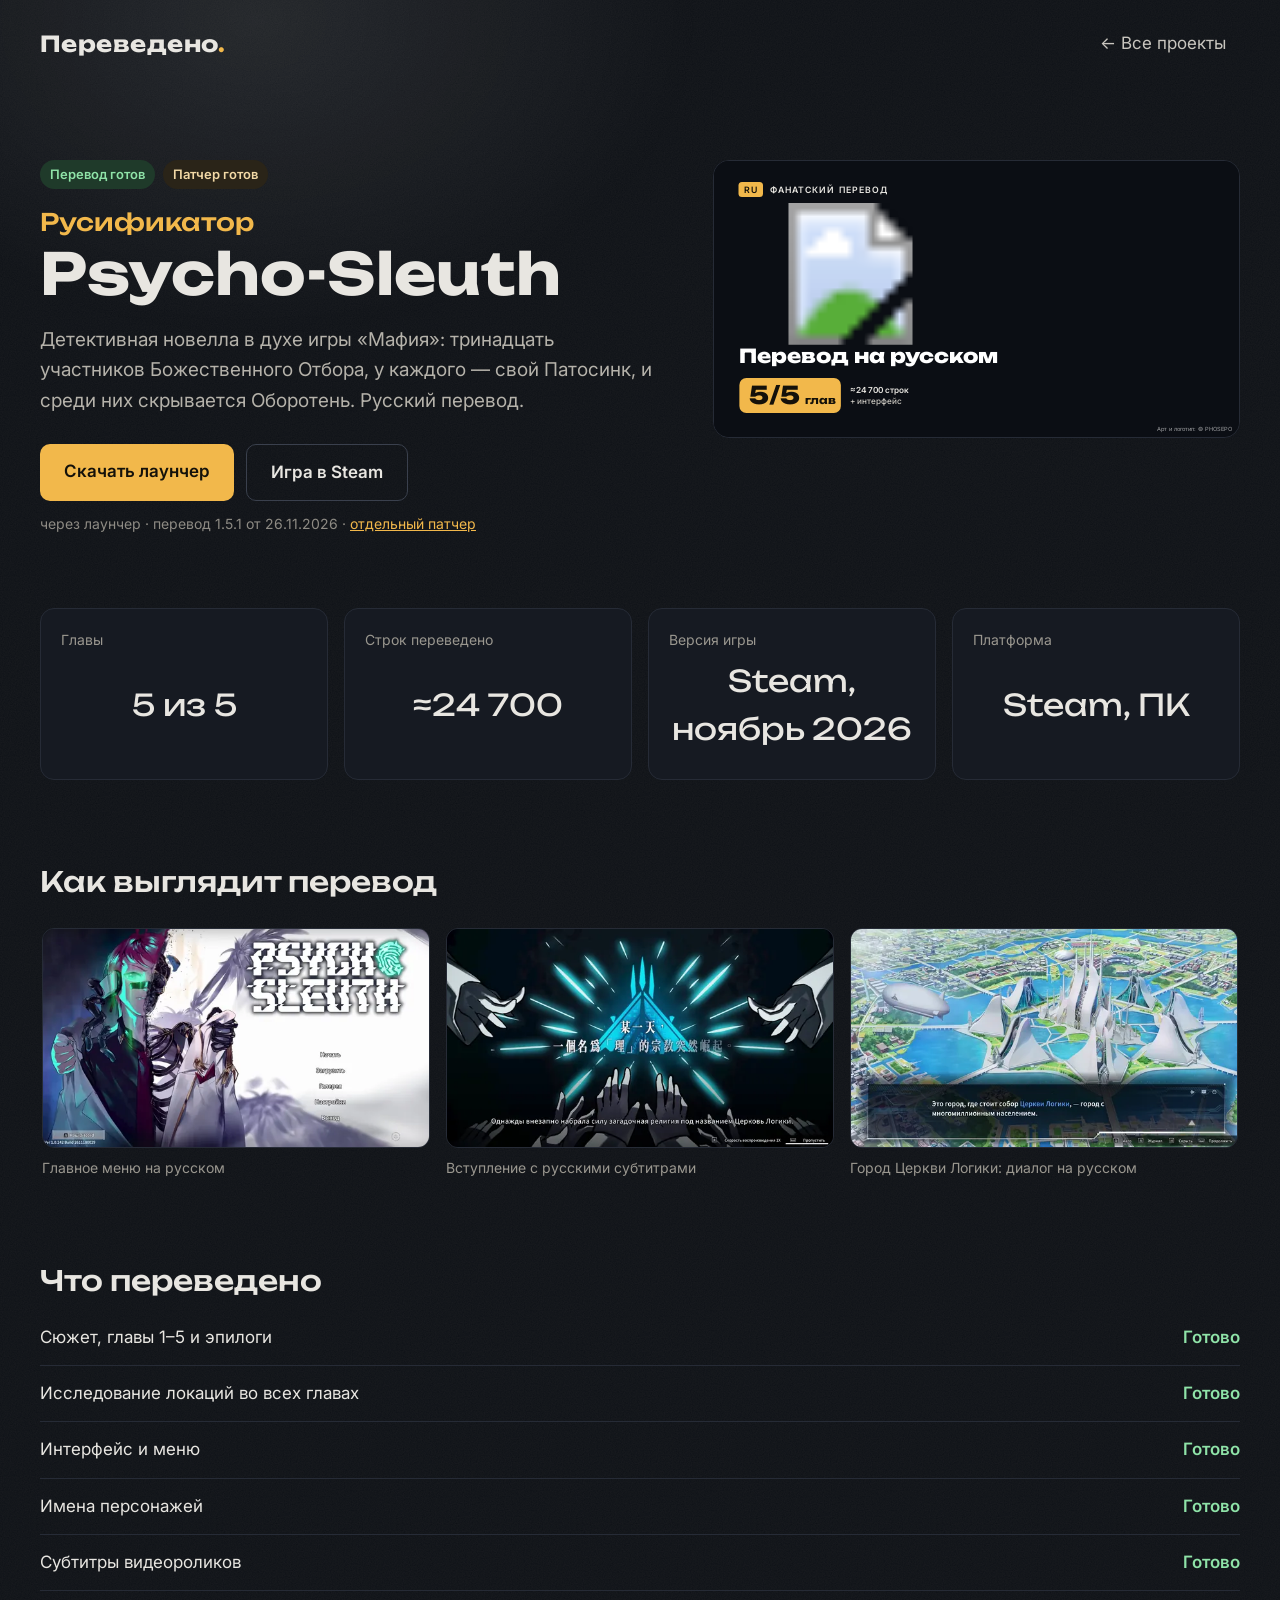
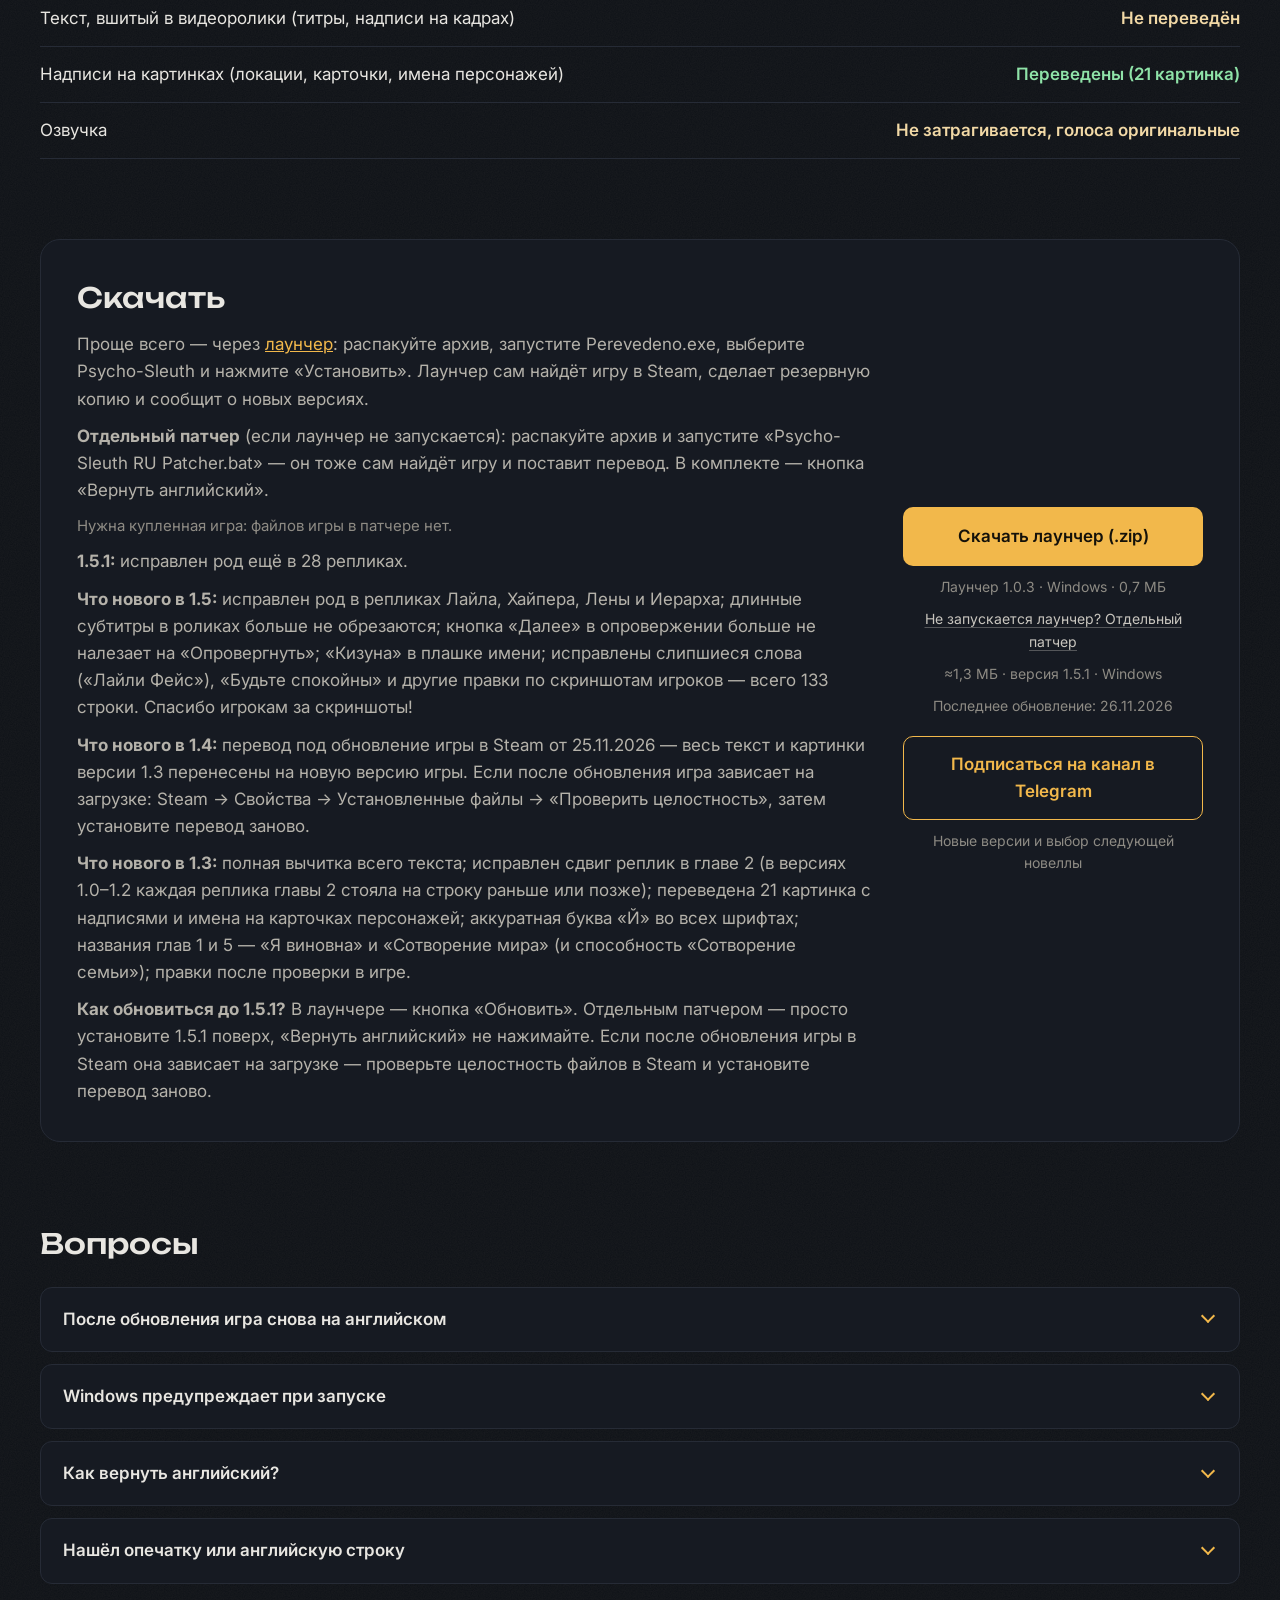
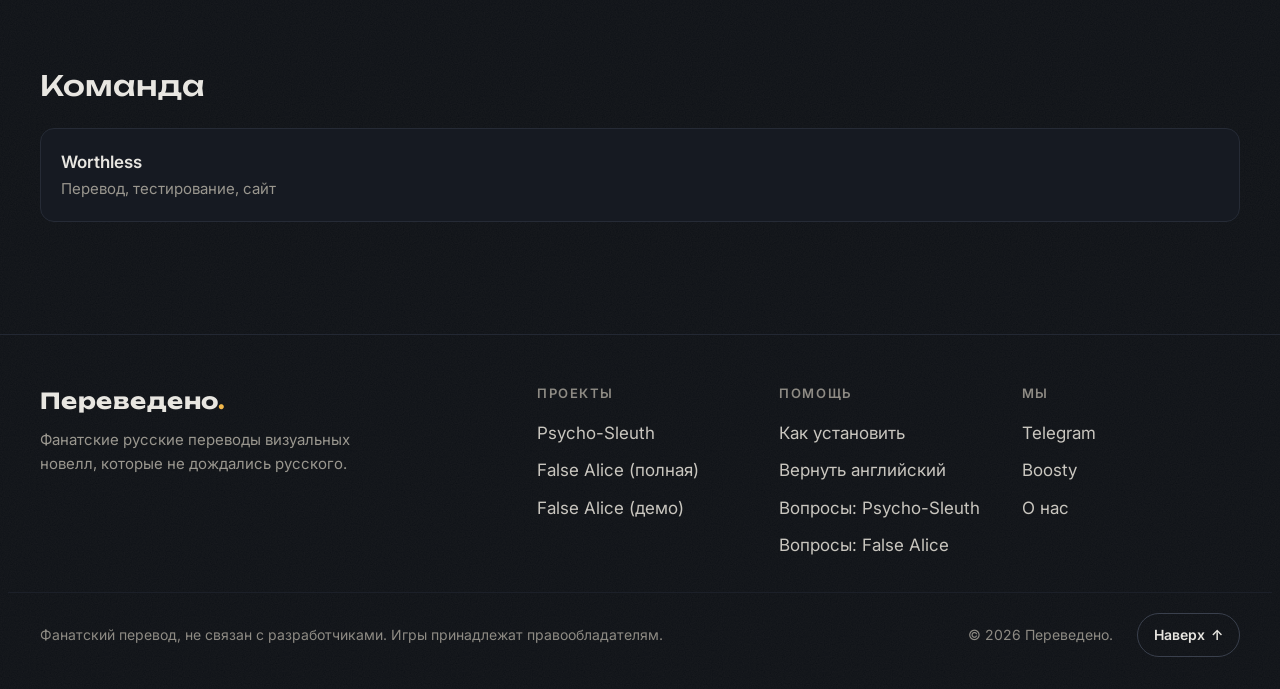
<file: psycho-sleuth.html>
<!doctype html>
<html lang="ru">
<head>
<meta charset="utf-8">
<meta name="viewport" content="width=device-width, initial-scale=1">
<title>Русификатор Psycho-Sleuth — скачать перевод на русский | Переведено.</title>
<meta name="description" content="Русификатор Psycho-Sleuth: перевод визуальной новеллы на русский — сюжет всех 5 глав, интерфейс и субтитры роликов (около 90 %). Бесплатный патчер для Steam.">
<link rel="canonical" href="https://perevedeno.com/psycho-sleuth.html">
<meta property="og:type" content="website">
<meta property="og:title" content="Русификатор Psycho-Sleuth — перевод на русский">
<meta property="og:description" content="Русификатор Psycho-Sleuth: перевод визуальной новеллы на русский — сюжет всех 5 глав, интерфейс и субтитры роликов (около 90 %). Бесплатный патчер для Steam.">
<meta property="og:image" content="https://perevedeno.com/psycho-sleuth-og.jpg">
<meta property="og:image:width" content="1200">
<meta property="og:image:height" content="630">
<meta property="og:url" content="https://perevedeno.com/psycho-sleuth.html">
<meta name="twitter:card" content="summary_large_image">
<meta name="twitter:image" content="https://perevedeno.com/psycho-sleuth-og.jpg">
<link rel="icon" href="/favicon.ico" sizes="16x16 32x32 48x48">
<link rel="icon" href="/favicon.svg" type="image/svg+xml">
<link rel="icon" href="/favicon-48x48.png" type="image/png" sizes="48x48">
<link rel="icon" href="/favicon-192x192.png" type="image/png" sizes="192x192">
<link rel="apple-touch-icon" href="/apple-touch-icon.png" sizes="180x180">
<link rel="manifest" href="/site.webmanifest">
<link rel="preconnect" href="https://fonts.googleapis.com">
<link rel="stylesheet" href="https://fonts.googleapis.com/css2?family=Unbounded:wght@500;700;800&amp;family=Inter:wght@400;500;600&amp;display=swap">
<link rel="stylesheet" href="style.css?v=20261127a">
<script>document.documentElement.classList.add('js');setTimeout(function(){if(!window.__siteReady)document.documentElement.classList.remove('js')},3000)</script>
<script src="site.js?v=20261127b" defer></script>
<script type="application/ld+json">
{
 "@context": "https://schema.org",
 "@type": "SoftwareApplication",
 "name": "Русификатор Psycho-Sleuth",
 "description": "Русификатор Psycho-Sleuth: перевод визуальной новеллы на русский — сюжет всех 5 глав, интерфейс и субтитры роликов (около 90 %). Бесплатный патчер для Steam.",
 "url": "https://perevedeno.com/psycho-sleuth.html",
 "applicationCategory": "GameApplication",
 "operatingSystem": "Windows",
 "softwareVersion": "1.5.1",
 "dateModified": "2026-11-26",
 "inLanguage": "ru",
 "isAccessibleForFree": true,
 "downloadUrl": "https://github.com/worthless666-loc/worthless666-loc.github.io/releases/download/v1.5.1/Psycho-Sleuth_RU_Patcher.zip",
 "offers": {
  "@type": "Offer",
  "price": "0",
  "priceCurrency": "RUB"
 },
 "author": {
  "@type": "Organization",
  "name": "Переведено.",
  "url": "https://perevedeno.com/",
  "sameAs": [
   "https://t.me/perevedeno_w"
  ]
 },
 "about": {
  "@type": "VideoGame",
  "name": "Psycho-Sleuth",
  "url": "https://store.steampowered.com/app/3432860/"
 }
}
</script>
<!-- Yandex.Metrika counter -->
<script type="text/javascript">
   (function(m,e,t,r,i,k,a){m[i]=m[i]||function(){(m[i].a=m[i].a||[]).push(arguments)};
   m[i].l=1*new Date();
   for (var j = 0; j < document.scripts.length; j++) {if (document.scripts[j].src === r) { return; }}
   k=e.createElement(t),a=e.getElementsByTagName(t)[0],k.async=1,k.src=r,a.parentNode.insertBefore(k,a)})
   (window, document, "script", "https://mc.yandex.ru/metrika/tag.js", "ym");

   ym(114653532, "init", {
        clickmap:true,
        trackLinks:true,
        accurateTrackBounce:true,
        webvisor:true
   });
</script>
<!-- /Yandex.Metrika counter -->
</head>
<body>
<div style="min-height: 100vh; background: #0E1116; color: #E8E6E1; font-family: Inter, system-ui, sans-serif; font-size: 17px; line-height: 1.6">

<header class="hdr" style="border-bottom: 1px solid #232833">
<div style="max-width: 1200px; margin: 0 auto; padding: 20px 32px; display: flex; flex-wrap: wrap; align-items: center; justify-content: space-between; gap: 16px">
<a href="index.html" style="text-decoration: none; color: #E8E6E1; font-family: Unbounded, sans-serif; font-weight: 700; font-size: 22px; letter-spacing: 0.02em">Переведено<span style="color: #F2B84B">.</span></a>
<a class="navl" href="index.html" style="color: #C9C6BF; text-decoration: none; padding: 10px 14px">← Все проекты</a>
</div>
</header>

<main>
<section style="max-width: 1200px; margin: 0 auto; padding: 72px 32px 48px; display: flex; flex-wrap: wrap; gap: 48px; align-items: flex-start">
<div style="flex: 1 1 520px; display: flex; flex-direction: column; gap: 20px">
<div style="display: flex; flex-wrap: wrap; gap: 8px; align-items: center">
<span style="background: #1F3A2A; color: #8FE3A8; font-size: 13px; font-weight: 600; padding: 4px 10px; border-radius: 999px">Перевод готов</span>
<span style="background: #2A2418; color: #F2D9A6; font-size: 13px; font-weight: 600; padding: 4px 10px; border-radius: 999px">Патчер готов</span>
</div>
<h1 style="margin: 0; font-family: Unbounded, sans-serif; font-weight: 700; font-size: clamp(2.2rem, 4.5vw, 3.6rem); line-height: 1.1"><span style="display: block; font-size: 0.42em; font-weight: 500; color: #F2B84B; margin-bottom: 6px">Русификатор</span> Psycho-Sleuth</h1>
<p style="margin: 0; color: #B5B2AA; font-size: 19px; max-width: 620px">Детективная новелла в духе игры «Мафия»: тринадцать участников Божественного Отбора, у каждого — свой Патосинк, и среди них скрывается Оборотень. Русский перевод.</p>
<div class="hero-btns" style="display: flex; flex-wrap: wrap; gap: 12px; margin-top: 8px">
<a class="btn btn-primary" href="https://github.com/worthless666-loc/worthless666-loc.github.io/releases/download/launcher-v1.0.3/Perevedeno-Launcher-1.0.3.zip" data-goatcounter-click="download-launcher" data-goatcounter-title="Скачать лаунчер" style="background: #F2B84B; color: #14110A; text-decoration: none; font-weight: 600; padding: 14px 24px; border-radius: 10px">Скачать лаунчер</a>
<a class="btn btn-ghost" href="https://store.steampowered.com/app/3432860/" style="color: #E8E6E1; text-decoration: none; font-weight: 600; padding: 14px 24px; border-radius: 10px; border: 1px solid #3A404D">Игра в Steam</a>
</div>
<span style="color: #8E8B84; font-size: 14px; margin-top: -8px">через лаунчер · перевод 1.5.1 от 26.11.2026 · <a href="#download">отдельный патчер</a></span>
</div>
<div class="vt-ps" style="flex: 1 1 420px; border-radius: 16px; overflow: hidden; border: 1px solid #262B36"><svg xmlns="http://www.w3.org/2000/svg" viewBox="0 0 1200 630" role="img" aria-label="Psycho-Sleuth — перевод на русском, 5 из 5 глав" style="display: block; width: 100%; height: auto; background: #0B0E14"><defs><linearGradient id="lfG" x1="0" x2="1" y1="0" y2="0"><stop offset="0" stop-color="#0B0E14" stop-opacity="0.9"/><stop offset="0.38" stop-color="#0B0E14" stop-opacity="0.7"/><stop offset="0.62" stop-color="#0B0E14" stop-opacity="0"/></linearGradient></defs><image href="https://shared.akamai.steamstatic.com/store_item_assets/steam/apps/3432860/library_hero.jpg" x="-170" y="0" width="1951" height="630" preserveAspectRatio="none"/><rect width="1200" height="630" fill="url(#lfG)"/><rect x="56" y="48" width="56" height="34" rx="8" fill="#F2B84B"/><text x="84" y="72" text-anchor="middle" font-family="Inter, sans-serif" font-weight="600" font-size="20" fill="#14110A" letter-spacing="1">RU</text><text x="128" y="72" font-family="Inter, sans-serif" font-weight="600" font-size="20" fill="#E8E6E1" letter-spacing="2.4">ФАНАТСКИЙ ПЕРЕВОД</text><image href="https://shared.akamai.steamstatic.com/store_item_assets/steam/apps/3432860/logo.png" x="24" y="96" width="576" height="324"/><text x="58" y="462" font-family="Unbounded, sans-serif" font-weight="800" font-size="44" fill="#FFFFFF">Перевод на русском</text><rect x="58" y="496" width="232" height="80" rx="16" fill="#F2B84B"/><text x="80" y="556" font-family="Unbounded, sans-serif" font-weight="800" font-size="56" fill="#14110A">5/5</text><text x="208" y="556" font-family="Unbounded, sans-serif" font-weight="700" font-size="24" fill="#14110A">глав</text><text x="310" y="530" font-family="Inter, sans-serif" font-weight="600" font-size="19" fill="#E8E6E1">≈24 700 строк</text><text x="310" y="556" font-family="Inter, sans-serif" font-weight="500" font-size="19" fill="#C9C6BF">+ интерфейс</text><text x="1184" y="616" text-anchor="end" font-family="Inter, sans-serif" font-size="13" fill="#FFFFFF" fill-opacity="0.6">Арт и логотип: © PHOSEPO</text></svg></div>
</section>

<section style="max-width: 1200px; margin: 0 auto; padding: 24px 32px 48px">
<div class="tiles" style="display: grid; grid-template-columns: repeat(auto-fit, minmax(200px, 1fr)); gap: 16px">
<div style="background: #161A22; border: 1px solid #262B36; border-radius: 14px; padding: 20px; display: flex; flex-direction: column; min-height: 130px">
<div style="color: #9A978F; font-size: 14px">Главы</div>
<div class="tile-v" style="flex: 1; display: flex; align-items: center; justify-content: center; text-align: center; font-family: Unbounded, sans-serif; font-size: 30px">5 из 5</div>
</div>
<div style="background: #161A22; border: 1px solid #262B36; border-radius: 14px; padding: 20px; display: flex; flex-direction: column; min-height: 130px">
<div style="color: #9A978F; font-size: 14px">Строк переведено</div>
<div class="tile-v" style="flex: 1; display: flex; align-items: center; justify-content: center; text-align: center; font-family: Unbounded, sans-serif; font-size: 30px">≈24 700</div>
</div>
<div style="background: #161A22; border: 1px solid #262B36; border-radius: 14px; padding: 20px; display: flex; flex-direction: column; min-height: 130px">
<div style="color: #9A978F; font-size: 14px">Версия игры</div>
<div class="tile-v" style="flex: 1; display: flex; align-items: center; justify-content: center; text-align: center; font-family: Unbounded, sans-serif; font-size: 30px">Steam, ноябрь 2026</div>
</div>
<div style="background: #161A22; border: 1px solid #262B36; border-radius: 14px; padding: 20px; display: flex; flex-direction: column; min-height: 130px">
<div style="color: #9A978F; font-size: 14px">Платформа</div>
<div class="tile-v" style="flex: 1; display: flex; align-items: center; justify-content: center; text-align: center; font-family: Unbounded, sans-serif; font-size: 30px">Steam, ПК</div>
</div>
</div>
</section>

<section id="screens" style="max-width: 1200px; margin: 0 auto; padding: 32px 32px">
<h2 style="margin: 0 0 20px; font-family: Unbounded, sans-serif; font-weight: 500; font-size: 28px">Как выглядит перевод</h2>
<div class="gal-wrap">
<button type="button" class="gal-nav prev" aria-label="Листать назад" hidden>‹</button>
<div class="gal" role="list" aria-label="Скриншоты игры с русским текстом">
<figure class="gal-item"><a class="gal-link" href="screens/psycho-sleuth/01.webp"><img src="screens/psycho-sleuth/01-thumb.webp" width="600" height="338" loading="lazy" decoding="async" alt="Скриншот русской версии: Главное меню на русском"></a><figcaption class="gal-cap">Главное меню на русском</figcaption></figure>
<figure class="gal-item"><a class="gal-link" href="screens/psycho-sleuth/02.webp"><img src="screens/psycho-sleuth/02-thumb.webp" width="600" height="338" loading="lazy" decoding="async" alt="Скриншот русской версии: Вступление с русскими субтитрами"></a><figcaption class="gal-cap">Вступление с русскими субтитрами</figcaption></figure>
<figure class="gal-item"><a class="gal-link" href="screens/psycho-sleuth/03.webp"><img src="screens/psycho-sleuth/03-thumb.webp" width="600" height="338" loading="lazy" decoding="async" alt="Скриншот русской версии: Город Церкви Логики: диалог на русском"></a><figcaption class="gal-cap">Город Церкви Логики: диалог на русском</figcaption></figure>
</div>
<button type="button" class="gal-nav next" aria-label="Листать вперёд">›</button>
</div>
</section>

<section style="max-width: 1200px; margin: 0 auto; padding: 32px 32px">
<h2 style="margin: 0 0 20px; font-family: Unbounded, sans-serif; font-weight: 500; font-size: 28px">Что переведено</h2>
<div style="display: flex; flex-direction: column; gap: 14px">
<div style="display: flex; flex-wrap: wrap; justify-content: space-between; gap: 8px; border-bottom: 1px solid #262B36; padding-bottom: 14px"><span>Сюжет, главы 1–5 и эпилоги</span><span style="color: #8FE3A8; font-weight: 600">Готово</span></div>
<div style="display: flex; flex-wrap: wrap; justify-content: space-between; gap: 8px; border-bottom: 1px solid #262B36; padding-bottom: 14px"><span>Исследование локаций во всех главах</span><span style="color: #8FE3A8; font-weight: 600">Готово</span></div>
<div style="display: flex; flex-wrap: wrap; justify-content: space-between; gap: 8px; border-bottom: 1px solid #262B36; padding-bottom: 14px"><span>Интерфейс и меню</span><span style="color: #8FE3A8; font-weight: 600">Готово</span></div>
<div style="display: flex; flex-wrap: wrap; justify-content: space-between; gap: 8px; border-bottom: 1px solid #262B36; padding-bottom: 14px"><span>Имена персонажей</span><span style="color: #8FE3A8; font-weight: 600">Готово</span></div>
<div style="display: flex; flex-wrap: wrap; justify-content: space-between; gap: 8px; border-bottom: 1px solid #262B36; padding-bottom: 14px"><span>Субтитры видеороликов</span><span style="color: #8FE3A8; font-weight: 600">Готово</span></div>
<div style="display: flex; flex-wrap: wrap; justify-content: space-between; gap: 8px; border-bottom: 1px solid #262B36; padding-bottom: 14px"><span>Текст, вшитый в видеоролики (титры, надписи на кадрах)</span><span style="color: #F2D9A6; font-weight: 600">Не переведён</span></div>
<div style="display: flex; flex-wrap: wrap; justify-content: space-between; gap: 8px; border-bottom: 1px solid #262B36; padding-bottom: 14px"><span>Надписи на картинках (локации, карточки, имена персонажей)</span><span style="color: #8FE3A8; font-weight: 600">Переведены (21 картинка)</span></div>
<div style="display: flex; flex-wrap: wrap; justify-content: space-between; gap: 8px; border-bottom: 1px solid #262B36; padding-bottom: 14px"><span>Озвучка</span><span style="color: #F2D9A6; font-weight: 600">Не затрагивается, голоса оригинальные</span></div>
</div>
</section>

<section id="download" style="max-width: 1200px; margin: 0 auto; padding: 48px 32px">
<div style="background: #161A22; border: 1px solid #262B36; border-radius: 20px; padding: 36px; display: flex; flex-wrap: wrap; gap: 32px; align-items: center">
<div style="flex: 1 1 460px; display: flex; flex-direction: column; gap: 10px">
<h2 style="margin: 0; font-family: Unbounded, sans-serif; font-weight: 500; font-size: 28px">Скачать</h2>
<p style="margin: 0; color: #B5B2AA">Проще всего — через <a href="index.html#launcher">лаунчер</a>: распакуйте архив, запустите Perevedeno.exe, выберите Psycho-Sleuth и нажмите «Установить». Лаунчер сам найдёт игру в Steam, сделает резервную копию и сообщит о новых версиях.</p>
<p style="margin: 0; color: #B5B2AA"><strong>Отдельный патчер</strong> (если лаунчер не запускается): распакуйте архив и запустите «Psycho-Sleuth RU Patcher.bat» — он тоже сам найдёт игру и поставит перевод. В комплекте — кнопка «Вернуть английский».</p>
<p style="margin: 0; color: #8E8B84; font-size: 15px">Нужна купленная игра: файлов игры в патчере нет.</p>
<p style="margin: 0; color: #B5B2AA"><strong>1.5.1:</strong> исправлен род ещё в 28 репликах.</p>
<p style="margin: 0; color: #B5B2AA"><strong>Что нового в 1.5:</strong> исправлен род в репликах Лайла, Хайпера, Лены и Иерарха; длинные субтитры в роликах больше не обрезаются; кнопка «Далее» в опровержении больше не налезает на «Опровергнуть»; «Кизуна» в плашке имени; исправлены слипшиеся слова («Лайли Фейс»), «Будьте спокойны» и другие правки по скриншотам игроков — всего 133 строки. Спасибо игрокам за скриншоты!</p>
<p style="margin: 0; color: #B5B2AA"><strong>Что нового в 1.4:</strong> перевод под обновление игры в Steam от 25.11.2026 — весь текст и картинки версии 1.3 перенесены на новую версию игры. Если после обновления игра зависает на загрузке: Steam → Свойства → Установленные файлы → «Проверить целостность», затем установите перевод заново.</p>
<p style="margin: 0; color: #B5B2AA"><strong>Что нового в 1.3:</strong> полная вычитка всего текста; исправлен сдвиг реплик в главе 2 (в версиях 1.0–1.2 каждая реплика главы 2 стояла на строку раньше или позже); переведена 21 картинка с надписями и имена на карточках персонажей; аккуратная буква «Й» во всех шрифтах; названия глав 1 и 5 — «Я виновна» и «Сотворение мира» (и способность «Сотворение семьи»); правки после проверки в игре.</p>
<p style="margin: 0; color: #B5B2AA"><strong>Как обновиться до 1.5.1?</strong> В лаунчере — кнопка «Обновить». Отдельным патчером — просто установите 1.5.1 поверх, «Вернуть английский» не нажимайте. Если после обновления игры в Steam она зависает на загрузке — проверьте целостность файлов в Steam и установите перевод заново.</p>
</div>
<div style="flex: 0 1 300px; display: flex; flex-direction: column; gap: 10px">
<a class="btn btn-primary" href="https://github.com/worthless666-loc/worthless666-loc.github.io/releases/download/launcher-v1.0.3/Perevedeno-Launcher-1.0.3.zip" data-goatcounter-click="download-launcher" data-goatcounter-title="Скачать лаунчер" style="background: #F2B84B; color: #14110A; text-decoration: none; font-weight: 600; padding: 16px 24px; border-radius: 10px; text-align: center">Скачать лаунчер (.zip)</a>
<span style="color: #8E8B84; font-size: 14px; text-align: center">Лаунчер 1.0.3 · Windows · 0,7 МБ</span>
<a class="alt-dl" href="https://github.com/worthless666-loc/worthless666-loc.github.io/releases/download/v1.5.1/Psycho-Sleuth_RU_Patcher.zip" data-goatcounter-click="download-v1.5.1" data-goatcounter-title="Скачать русификатор" style="font-size: 14px; text-align: center">Не запускается лаунчер? Отдельный патчер</a>
<span style="color: #8E8B84; font-size: 14px; text-align: center">≈1,3 МБ · версия 1.5.1 · Windows</span>
<span style="color: #8E8B84; font-size: 14px; text-align: center">Последнее обновление: 26.11.2026</span>
<a class="btn btn-ghost" href="https://t.me/perevedeno_w" target="_blank" rel="noopener" data-goatcounter-click="tg-subscribe" data-goatcounter-title="Подписка на Telegram" style="margin-top: 8px; background: transparent; color: #F2B84B; text-decoration: none; font-weight: 600; padding: 14px 24px; border-radius: 10px; border: 1px solid #F2B84B; text-align: center">Подписаться на канал в Telegram</a>
<span style="color: #8E8B84; font-size: 14px; text-align: center">Новые версии и выбор следующей новеллы</span>
</div>
</div>
</section>

<section id="faq" style="max-width: 1200px; margin: 0 auto; padding: 32px 32px 48px">
<h2 style="margin: 0 0 20px; font-family: Unbounded, sans-serif; font-weight: 500; font-size: 28px">Вопросы</h2>
<div style="display: flex; flex-direction: column; gap: 12px">
<details style="background: #161A22; border: 1px solid #262B36; border-radius: 12px; padding: 18px 22px">
<summary style="cursor: pointer; font-weight: 600">После обновления игра снова на английском</summary>
<p style="margin: 12px 0 0; color: #B5B2AA">Steam перезаписал файл. Запустите патчер ещё раз — это займёт несколько секунд.</p>
</details>
<details style="background: #161A22; border: 1px solid #262B36; border-radius: 12px; padding: 18px 22px">
<summary style="cursor: pointer; font-weight: 600">Windows предупреждает при запуске</summary>
<p style="margin: 12px 0 0; color: #B5B2AA">Это стандартное предупреждение для скачанных скриптов. Нажмите «Запустить» (или «Подробнее» → «Выполнить в любом случае»). Код патчера открыт — он лежит в файле patcher\Patcher.cs.</p>
</details>
<details style="background: #161A22; border: 1px solid #262B36; border-radius: 12px; padding: 18px 22px">
<summary style="cursor: pointer; font-weight: 600">Как вернуть английский?</summary>
<p style="margin: 12px 0 0; color: #B5B2AA">Кнопка «Вернуть английский» в патчере или «Проверить целостность файлов» в свойствах игры в Steam.</p>
</details>
<details style="background: #161A22; border: 1px solid #262B36; border-radius: 12px; padding: 18px 22px">
<summary style="cursor: pointer; font-weight: 600">Нашёл опечатку или английскую строку</summary>
<p style="margin: 12px 0 0; color: #B5B2AA">Пришлите скриншот в <a href="https://t.me/perevedeno_w">Telegram</a> — поправим в следующей версии патча.</p>
</details>
</div>
</section>

<section style="max-width: 1200px; margin: 0 auto; padding: 32px 32px 96px">
<h2 style="margin: 0 0 20px; font-family: Unbounded, sans-serif; font-weight: 500; font-size: 28px">Команда</h2>
<div style="display: grid; grid-template-columns: repeat(auto-fit, minmax(220px, 1fr)); gap: 16px">
<div style="background: #161A22; border: 1px solid #262B36; border-radius: 14px; padding: 20px"><div style="font-weight: 600">Worthless</div><div style="color: #9A978F; font-size: 15px">Перевод, тестирование, сайт</div></div>
</div>
</section>
</main>

<footer class="site-footer">
<div class="ft-in">
<div class="ft-brand"><a class="ft-logo" href="index.html">Переведено<span>.</span></a><p>Фанатские русские переводы визуальных новелл, которые не дождались русского.</p></div>
<nav class="ft-cols" aria-label="Ссылки в подвале">
<div><h3>Проекты</h3><a href="psycho-sleuth.html">Psycho-Sleuth</a><a href="false-alice-full.html">False Alice (полная)</a><a href="false-alice.html">False Alice (демо)</a></div>
<div><h3>Помощь</h3><a href="index.html#install">Как установить</a><a href="index.html#install-restore">Вернуть английский</a><a href="psycho-sleuth.html#faq">Вопросы: Psycho-Sleuth</a><a href="false-alice.html#faq">Вопросы: False Alice</a></div>
<div><h3>Мы</h3><a href="https://t.me/perevedeno_w" target="_blank" rel="noopener">Telegram</a><a href="https://boosty.to/perevedeno" target="_blank" rel="noopener" data-goatcounter-click="boosty-footer" data-goatcounter-title="Boosty (подвал)" data-ym-goal="boosty">Boosty</a><a href="index.html#about">О нас</a></div>
</nav>
</div>
<div class="ft-bottom"><span class="ft-legal">Фанатский перевод, не связан с разработчиками. Игры принадлежат правообладателям.</span><span>© 2026 Переведено.</span><a class="ft-top" href="#">Наверх <span class="up" aria-hidden="true">↑</span></a></div>
</footer>
</div>
<script data-goatcounter="https://worthless.goatcounter.com/count" async src="//gc.zgo.at/count.js"></script>
<noscript><div><img src="https://mc.yandex.ru/watch/114653532" style="position:absolute; left:-9999px;" alt="" /></div></noscript>
</body>
</html>
</file>
<file: style.css>
/* Переведено — общие стили и анимации сайта. Цвет акцента #F2B84B.
   Анимируются только transform и opacity. */
@view-transition{navigation:auto}
body{margin:0;background:#0E1116}
a{color:#F2B84B}a:hover{color:#FFD27A}
:root{
  /* свечение вверху страницы: белое; transparent — выключить; rgba(242,184,75,.13) — прежнее жёлтое */
  --hero-glow:rgba(255,255,255,.085);
  --acc:#F2B84B;--ease:cubic-bezier(.2,.8,.2,1);--spring:cubic-bezier(.34,1.56,.64,1)}

/* ---------- шапка: прозрачная, свечение цельное под ней; фон и линия — при прокрутке ---------- */
body>div:first-child{position:relative;isolation:isolate;overflow:clip}
body>div:first-child::before{content:"";position:absolute;z-index:-1;left:-15%;top:-300px;width:70%;height:640px;
  background:radial-gradient(closest-side,var(--hero-glow),transparent);
  animation:hdrGlow 16s ease-in-out infinite alternate;pointer-events:none;will-change:transform}
@keyframes hdrGlow{from{transform:translate3d(0,0,0)}to{transform:translate3d(75%,50px,0)}}
.hdr{position:sticky;top:0;z-index:50;border-bottom-color:transparent!important}
.hdr::after{content:"";position:absolute;inset:0;z-index:-1;pointer-events:none;
  background:rgba(14,17,22,.74);-webkit-backdrop-filter:blur(14px) saturate(1.2);backdrop-filter:blur(14px) saturate(1.2);
  box-shadow:inset 0 -1px 0 #232833;opacity:0;transition:opacity .35s}
.hdr.scrolled::after{opacity:1}
main section[id]{scroll-margin-top:96px}
@media (max-width:640px){.hdr{position:relative}.hdr::after{opacity:0!important}}

/* ---------- фон первого экрана главной: арты игр ---------- */
.hero-bg{position:absolute;z-index:-2;left:0;right:0;top:0;height:var(--hero-h,720px);overflow:hidden;pointer-events:none;
  -webkit-mask-image:linear-gradient(180deg,#000 0%,#000 58%,rgba(0,0,0,.6) 78%,transparent 100%);mask-image:linear-gradient(180deg,#000 0%,#000 58%,rgba(0,0,0,.6) 78%,transparent 100%)}
.hb{position:absolute;inset:-4%;background-size:cover;background-position:60% 40%;opacity:0;will-change:transform,opacity}
.hb1{opacity:1;animation:hbFade 16s linear infinite,kenA 16s ease-in-out infinite alternate}
.hb2{animation:hbFade 16s linear -8s infinite,kenB 16s ease-in-out infinite alternate}
@keyframes hbFade{0%{opacity:0}9%{opacity:1}50%{opacity:1}59%{opacity:0}100%{opacity:0}}
@keyframes kenA{from{transform:scale(1.04) translate3d(-1%,0,0)}to{transform:scale(1.14) translate3d(1.5%,-1%,0)}}
@keyframes kenB{from{transform:scale(1.12) translate3d(1.5%,1%,0)}to{transform:scale(1.04) translate3d(-1%,0,0)}}
.hb-shade{position:absolute;inset:0;background:
  linear-gradient(90deg,rgba(14,17,22,.94) 0%,rgba(14,17,22,.86) 34%,rgba(14,17,22,.5) 62%,rgba(14,17,22,.22) 100%),
  linear-gradient(180deg,rgba(14,17,22,.55) 0%,rgba(14,17,22,0) 22%)}
.split .w{display:inline-block;opacity:0;transform:translate3d(0,.45em,0);
  animation:wIn .8s var(--ease) forwards;animation-delay:calc(.15s + var(--i) * .07s)}
@keyframes wIn{to{opacity:1;transform:none}}
@media (max-width:640px){
  .hb1,.hb2{animation-name:hbFade}
  .hb{inset:0;background-position:65% 50%}
  .hb-shade{background:linear-gradient(180deg,rgba(14,17,22,.82) 0%,rgba(14,17,22,.74) 100%)}
}

/* ---------- раскрывающиеся блоки (details) ---------- */
details>summary{list-style:none;display:flex;align-items:center;justify-content:space-between;gap:16px;-webkit-tap-highlight-color:transparent}
details>summary::-webkit-details-marker{display:none}
details>summary::after{content:"";flex:none;width:8px;height:8px;margin-right:4px;border-right:2px solid var(--acc);border-bottom:2px solid var(--acc);
  transform:translateY(-3px) rotate(45deg);transition:transform .38s var(--ease)}
details.is-open>summary::after{transform:translateY(2px) rotate(225deg)}
details>summary:focus-visible{outline:2px solid var(--acc);outline-offset:4px;border-radius:6px}
details[style*="border-radius: 12px"]{transition:border-color .3s}
details[style*="border-radius: 12px"]:hover,details[style*="border-radius: 12px"].is-open{border-color:#3A404D!important}

/* ---------- ссылки меню: выезжающее подчёркивание ---------- */
.navl{position:relative}
.navl::after{content:"";position:absolute;left:14px;right:14px;bottom:6px;height:2px;border-radius:2px;
  background:var(--acc);transform:scaleX(0);transform-origin:right;transition:transform .35s var(--ease)}
.navl:hover,.navl:focus-visible{color:#E8E6E1!important}
.navl:hover::after,.navl:focus-visible::after{transform:scaleX(1);transform-origin:left}

/* ---------- кнопки ---------- */
.btn{position:relative;overflow:hidden;isolation:isolate;display:inline-block;
  transition:translate .35s var(--ease),scale .18s var(--ease),border-color .25s,box-shadow .3s;will-change:transform}
.btn:active{scale:.95;transition-duration:.08s}
.btn-primary::after{content:"";position:absolute;top:0;bottom:0;left:0;width:55%;pointer-events:none;
  background:linear-gradient(105deg,rgba(255,255,255,0) 20%,rgba(255,255,255,.55) 50%,rgba(255,255,255,0) 80%);
  transform:translateX(-140%) skewX(-18deg)}
.btn-primary:hover::after,.btn-primary:focus-visible::after{transform:translateX(260%) skewX(-18deg);transition:transform .8s var(--ease)}
.btn-primary:hover,.btn-primary:focus-visible{color:#14110A;box-shadow:0 10px 28px -8px rgba(242,184,75,.75),0 0 0 1px rgba(255,214,130,.6)}
.btn-ghost:hover,.btn-ghost:focus-visible{border-color:var(--acc)!important}
.btn-ghost::before{content:"";position:absolute;z-index:-1;inset:0;background:rgba(242,184,75,.08);opacity:0;transition:opacity .25s}
.btn-ghost:hover::before{opacity:1}
.btn:focus-visible{outline:2px solid var(--acc);outline-offset:3px}
.ripple{position:absolute;z-index:-1;width:20px;height:20px;margin:-10px 0 0 -10px;border-radius:50%;pointer-events:none;
  background:rgba(20,17,10,.28);transform:scale(0);opacity:1;animation:ripple .6s var(--ease) forwards}
.btn-ghost .ripple,.arrow-link .ripple{background:rgba(242,184,75,.35)}
@keyframes ripple{to{transform:scale(var(--rs,18));opacity:0}}
.arr{display:inline-block;transition:transform .35s var(--spring)}
a:hover>.arr,a:focus-visible>.arr,.gcard:hover .gcard-link>.arr{transform:translateX(5px)}

/* ---------- карточки проектов ---------- */
.gcard{position:relative;
  transform:perspective(900px) rotateX(var(--rx,0deg)) rotateY(var(--ry,0deg)) translateY(var(--ty,0px)) scale(var(--cs,1));
  transition:transform .5s var(--ease),border-color .3s;will-change:transform}
.gcard.tilting{transition:transform .12s linear,border-color .3s}
.gcard::before{content:"";position:absolute;inset:-1px;border-radius:17px;z-index:-1;pointer-events:none;
  box-shadow:0 24px 60px -18px rgba(242,184,75,.45),0 0 0 1px rgba(242,184,75,.55);opacity:0;transition:opacity .35s}
.gcard.is-hot{--ty:-6px;border-color:rgba(242,184,75,.7)!important}
.gcard.is-hot::before{opacity:1}
.gcard.pressed{--cs:.975;transition-duration:.1s}
.glare-clip{position:absolute;inset:0;border-radius:16px;overflow:hidden;pointer-events:none;z-index:3}
.glare{position:absolute;left:0;top:0;width:560px;height:560px;margin:-280px 0 0 -280px;border-radius:50%;
  background:radial-gradient(closest-side,rgba(255,226,160,.26),rgba(255,226,160,.08) 45%,rgba(255,226,160,0));
  opacity:0;transition:opacity .35s;transform:translate3d(var(--gx,50%),var(--gy,50%),0);will-change:transform}
.gcard.is-hot .glare{opacity:1}
.gbanner{display:block;overflow:hidden}
.gbanner>svg{transform:translate3d(var(--px,0px),var(--py,0px),0) scale(var(--zs,1));transition:transform .6s var(--ease);will-change:transform}
.gcard.is-hot .gbanner>svg{--zs:1.07}
.gcard.tilting .gbanner>svg{transition:transform .25s linear}
.gcard-link::after{content:"";position:absolute;inset:0;z-index:1;border-radius:16px}
.gcard-link:focus{outline:none}
.gcard-link:focus-visible::after{outline:2px solid var(--acc);outline-offset:3px}
.gcard-tg{position:relative;z-index:4}
.gcard-tg:focus-visible{outline:2px solid var(--acc);outline-offset:2px}
.bar-fill{transform-origin:left center;transform:scaleX(0)}
.bar-fill.in{transform:scaleX(1)}

/* ---------- плитки ---------- */
.tiles>div{transition:transform .35s var(--ease),border-color .3s}
.tiles>div:hover{transform:translateY(-3px);border-color:rgba(242,184,75,.5)!important}

/* ---------- появление при прокрутке ---------- */
.js .rv{opacity:0;transform:translate3d(0,22px,0);transition:opacity .7s var(--ease),transform .7s var(--ease);transition-delay:var(--d,0s)}
.js .rv.in{opacity:1;transform:none}
.js .gcard.rv.in{transform:perspective(900px) rotateX(var(--rx,0deg)) rotateY(var(--ry,0deg)) translateY(var(--ty,0px)) scale(var(--cs,1));
  transition:transform .6s var(--ease) var(--d,0s),opacity .7s var(--ease) var(--d,0s),border-color .3s}
.js .gcard.rv.in.tilting{transition:transform .12s linear,opacity .7s,border-color .3s}
.js .gcard.rv.in.pressed{transition-duration:.1s}

/* баннер карточки «перелетает» в шапку страницы игры */
.vt-fa{view-transition-name:fa-banner}
.vt-ps{view-transition-name:ps-banner}
::view-transition-group(fa-banner),::view-transition-group(ps-banner){animation-duration:.45s;animation-timing-function:cubic-bezier(.2,.8,.2,1)}
::view-transition-old(root),::view-transition-new(root){animation-duration:.3s}
html.leaving body{opacity:0;transition:opacity .18s}

/* ---------- телефон / касание ---------- */
@media (hover:none){
  .gcard:active{--cs:.975}
  .gcard:active::before{opacity:1}
}

@media (max-width:480px){
header>div,main>section,footer>div{padding-left:20px!important;padding-right:20px!important}
h1{font-size:2rem!important;overflow-wrap:break-word}
.hero-btns>a{flex:1 1 100%;text-align:center;box-sizing:border-box}
.tiles{grid-template-columns:repeat(2,minmax(0,1fr))!important;gap:12px!important}
.tiles>div{padding:14px!important;min-height:112px!important}
.tile-v{font-size:19px!important;line-height:1.25;overflow-wrap:break-word}
#download>div{padding:24px!important}
}

/* ---------- без движения ---------- */
@media (prefers-reduced-motion:reduce){
  *,*::before,*::after{animation:none!important;transition:none!important}
  .js .rv{opacity:1;transform:none}
  .bar-fill{transform:none}
  .gcard,.gcard.is-hot{transform:none}
  .gbanner>svg{transform:none!important}
  .glare{display:none}
  details>summary::after{transition:none}
  .hb1{opacity:1}.hb2{opacity:0}.hb{transform:none}
  .split .w{opacity:1;transform:none}
  @view-transition{navigation:none}
}

/* ---------- галерея скриншотов «Как выглядит перевод» ---------- */
.gal-wrap{position:relative}
.gal{display:grid;grid-auto-flow:column;grid-auto-columns:calc((100% - 32px) / 3);gap:16px;margin:0;padding:4px 2px 18px;list-style:none;
  overflow-x:auto;overscroll-behavior-x:contain;scroll-snap-type:x mandatory;scroll-behavior:smooth;-webkit-overflow-scrolling:touch;
  scrollbar-width:thin;scrollbar-color:#3A404D transparent}
.gal::-webkit-scrollbar{height:6px}.gal::-webkit-scrollbar-thumb{background:#3A404D;border-radius:3px}
.gal-item{margin:0;scroll-snap-align:start;display:flex;flex-direction:column;gap:10px}
.gal-link{position:relative;display:block;border-radius:12px;overflow:hidden;border:1px solid #262B36;background:#0B0E14;
  aspect-ratio:1456/819;transition:border-color .3s,transform .35s var(--ease)}
.gal-link img{display:block;width:100%;height:100%;object-fit:cover;transition:transform .6s var(--ease),opacity .4s}
.gal-link::after{content:"";position:absolute;inset:0;background:radial-gradient(circle at 50% 50%,rgba(14,17,22,0) 40%,rgba(14,17,22,.35));opacity:0;transition:opacity .35s;pointer-events:none}
.gal-link:hover,.gal-link:focus-visible{border-color:rgba(242,184,75,.7);transform:translateY(-3px)}
.gal-link:hover img,.gal-link:focus-visible img{transform:scale(1.045)}
.gal-link:hover::after{opacity:1}
.gal-link:focus-visible{outline:2px solid var(--acc);outline-offset:3px}
.gal-link:active{transform:scale(.98)}
.gal-cap{margin:0;color:#9A978F;font-size:14px;line-height:1.4}
.gal-nav{position:absolute;top:calc(50% - 30px);z-index:2;width:44px;height:44px;border-radius:50%;border:1px solid #3A404D;
  background:rgba(14,17,22,.82);color:#E8E6E1;font-size:22px;line-height:1;cursor:pointer;display:flex;align-items:center;justify-content:center;
  -webkit-backdrop-filter:blur(8px);backdrop-filter:blur(8px);transition:opacity .3s,transform .3s var(--ease),border-color .3s}
.gal-nav:hover{border-color:var(--acc);color:var(--acc)}
.gal-nav:active{transform:scale(.92)}
.gal-nav.prev{left:-14px}.gal-nav.next{right:-14px}
.gal-nav[hidden]{display:flex;opacity:0;pointer-events:none}
@media (hover:none),(max-width:640px){.gal-nav{display:none!important}}
@media (max-width:900px){.gal{grid-auto-columns:calc((100% - 16px) / 2)}}
@media (max-width:560px){.gal{grid-auto-columns:84%;gap:12px}}

/* ---------- просмотр на весь экран ---------- */
.lb{position:fixed;inset:0;z-index:1000;font-family:Inter,system-ui,sans-serif;line-height:1.5;display:flex;align-items:center;justify-content:center;touch-action:none}
.lb[hidden]{display:none}
.lb-bg{position:absolute;inset:0;background:rgba(7,9,12,.92);-webkit-backdrop-filter:blur(6px);backdrop-filter:blur(6px)}
.lb-fig{position:relative;margin:0;display:flex;flex-direction:column;align-items:center;gap:12px;max-width:min(94vw,1456px)}
.lb-img{display:block;width:min(94vw,1456px,calc((100vh - 130px) * 1456 / 819));height:auto;aspect-ratio:1456/819;border-radius:10px;
  box-shadow:0 30px 80px -20px rgba(0,0,0,.8);background:#0B0E14;user-select:none;-webkit-user-drag:none;will-change:transform,opacity}
.lb-cap{color:#C9C6BF;font-size:15px;text-align:center;min-height:1.4em}
.lb-btn{position:absolute;z-index:2;width:48px;height:48px;border-radius:50%;border:1px solid #3A404D;background:rgba(14,17,22,.7);color:#E8E6E1;
  font-size:24px;line-height:1;cursor:pointer;display:flex;align-items:center;justify-content:center;transition:border-color .25s,color .25s,transform .2s}
.lb-btn:hover{border-color:var(--acc);color:var(--acc)}
.lb-btn:active{transform:scale(.92)}
.lb-btn:focus-visible{outline:2px solid var(--acc);outline-offset:3px}
.lb-prev{left:18px;top:50%;margin-top:-24px}.lb-next{right:18px;top:50%;margin-top:-24px}
.lb-close{right:18px;top:18px}
.lb-count{position:absolute;z-index:2;left:22px;top:28px;color:#C9C6BF;font-size:14px;letter-spacing:.06em;font-variant-numeric:tabular-nums}
@media (max-width:640px){.lb-prev,.lb-next{display:none}.lb-img{border-radius:6px}}
@media (prefers-reduced-motion:reduce){.gal{scroll-behavior:auto}.gal-link,.gal-link img{transform:none!important}}

/* ---------- «Как установить»: шаги на линии ---------- */
.steps{position:relative;list-style:none;margin:0;padding:0;display:grid;grid-template-columns:repeat(4,minmax(0,1fr));gap:20px}
.step{position:relative;display:flex;flex-direction:column;gap:16px}
.step-num{position:relative;z-index:1;width:48px;height:48px;border-radius:50%;border:2px solid var(--acc);background:#0E1116;
  display:flex;align-items:center;justify-content:center;font-family:Unbounded,sans-serif;font-weight:700;font-size:16px;color:var(--acc);overflow:hidden;flex:none}
.step-num::before{content:"";position:absolute;inset:0;border-radius:50%;background:var(--acc);transform:scale(1)}
.step-num .n1,.step-num .n2{position:absolute;inset:0;display:flex;align-items:center;justify-content:center}
.step-num .n1{color:var(--acc);opacity:0}.step-num .n2{color:#14110A;opacity:1}
/* линия к следующему шагу: серая дорожка + жёлтое заполнение */
.step:not(:last-child)::before,.step:not(:last-child)::after{content:"";position:absolute;top:23px;left:56px;width:calc(100% - 44px);height:2px;border-radius:2px}
.step:not(:last-child)::before{background:#262B36}
.step:not(:last-child)::after{background:linear-gradient(90deg,var(--acc),rgba(242,184,75,.55));transform-origin:left center;transform:scaleX(1)}
.step-card{flex:1;background:#161A22;border:1px solid #262B36;border-radius:14px;padding:22px 22px 24px;display:flex;flex-direction:column;gap:8px;
  transition:transform .35s var(--ease),border-color .3s}
.step-card:hover{transform:translateY(-3px);border-color:rgba(242,184,75,.55)}
.step-ico{width:30px;height:30px;color:var(--acc);margin-bottom:6px;flex:none}
.step-card strong{font-size:18px}
.step-card span{color:#B5B2AA}
/* анимация только при JS: исходное состояние «до» */
.js .steps:not(.in) .step-num::before{transform:scale(0)}
.js .steps:not(.in) .step-num .n1{opacity:1}
.js .steps:not(.in) .step-num .n2{opacity:0}
.js .steps:not(.in) .step:not(:last-child)::after{transform:scaleX(0)}
.js .steps:not(.in) .step-card{opacity:.35;transform:translateY(12px)}
.js .steps .step-num::before{transition:transform .5s var(--spring) calc(.15s + var(--i) * .55s)}
.js .steps .step-num .n1,.js .steps .step-num .n2{transition:opacity .3s ease calc(.25s + var(--i) * .55s)}
.js .steps .step:not(:last-child)::after{transition:transform .5s cubic-bezier(.45,0,.25,1) calc(.4s + var(--i) * .55s)}
.js .steps .step-card{transition:opacity .6s var(--ease) calc(.1s + var(--i) * .55s),transform .6s var(--ease) calc(.1s + var(--i) * .55s),border-color .3s}
.js .steps.in .step-card:hover{transform:translateY(-3px);transition-delay:0s}
@media (max-width:900px){
  .steps{grid-template-columns:minmax(0,1fr);gap:18px}
  .step{display:grid;grid-template-columns:48px minmax(0,1fr);gap:16px;align-items:start}
  .step:not(:last-child)::before,.step:not(:last-child)::after{top:56px;left:23px;width:2px;height:calc(100% - 44px)}
  .step:not(:last-child)::after{background:linear-gradient(180deg,var(--acc),rgba(242,184,75,.55));transform-origin:center top;transform:scaleY(1)}
  .js .steps:not(.in) .step:not(:last-child)::after{transform:scaleY(0)}
}
@media (prefers-reduced-motion:reduce){
  .js .steps:not(.in) .step-num::before{transform:none}
  .js .steps:not(.in) .step-num .n1{opacity:0}.js .steps:not(.in) .step-num .n2{opacity:1}
  .js .steps:not(.in) .step:not(:last-child)::after{transform:none}
  .js .steps:not(.in) .step-card{opacity:1;transform:none}
}
/* шаги: кружок по центру над карточкой, линия — от центра к центру; заголовки на одной высоте (ПК) */
@media (min-width:901px){
  .step-num{align-self:center}
  .step:not(:last-child)::before,.step:not(:last-child)::after{left:calc(50% + 32px);width:calc(100% - 44px)}
  .step-card strong{line-height:1.35;min-height:calc(2em * 1.35);display:flex;align-items:flex-start}
}
.step-num{box-sizing:border-box}

/* ---------- «О нас»: цифры ---------- */
.about-stats{margin-top:8px}
.tile-note{color:#8E8B84;font-size:13px;line-height:1.35;text-align:center}

/* ---------- подвал ---------- */
.site-footer{border-top:1px solid #232833;margin-top:16px}
.ft-in{max-width:1200px;margin:0 auto;padding:48px 32px 28px;display:grid;grid-template-columns:minmax(220px,1.3fr) minmax(0,2fr);gap:40px}
.ft-logo{display:inline-block;text-decoration:none;color:#E8E6E1;font-family:Unbounded,sans-serif;font-weight:700;font-size:22px;letter-spacing:.02em}
.ft-logo span{color:var(--acc)}
.ft-brand p{margin:10px 0 0;color:#9A978F;font-size:15px;max-width:320px}
.ft-cols{display:grid;grid-template-columns:repeat(3,minmax(0,1fr));gap:24px}
.ft-cols h3{margin:0 0 12px;font-size:13px;font-weight:600;letter-spacing:.12em;text-transform:uppercase;color:#8E8B84}
.ft-cols a{display:block;width:max-content;max-width:100%;padding:5px 0;color:#C9C6BF;text-decoration:none;position:relative}
.ft-cols a::after{content:"";position:absolute;left:0;right:0;bottom:2px;height:1px;background:var(--acc);transform:scaleX(0);transform-origin:right;transition:transform .35s var(--ease)}
.ft-cols a:hover,.ft-cols a:focus-visible{color:#E8E6E1}
.ft-cols a:hover::after,.ft-cols a:focus-visible::after{transform:scaleX(1);transform-origin:left}
.ft-bottom{max-width:1200px;margin:0 auto;padding:20px 32px 32px;border-top:1px solid #1C2029;display:flex;flex-wrap:wrap;align-items:center;gap:8px 24px;color:#8E8B84;font-size:14px}
.ft-bottom .ft-legal{flex:1 1 420px}
.ft-top{margin-left:auto;display:inline-flex;align-items:center;gap:6px;padding:10px 16px;border:1px solid #3A404D;border-radius:999px;color:#E8E6E1;text-decoration:none;font-weight:600;font-size:14px;
  transition:border-color .3s,transform .3s var(--ease)}
.ft-top:hover,.ft-top:focus-visible{border-color:var(--acc);color:var(--acc)}
.ft-top .up{display:inline-block;transition:transform .35s var(--spring)}
.ft-top:hover .up{transform:translateY(-3px)}
.ft-top:active{transform:scale(.95)}
@media (max-width:760px){
  .ft-in{grid-template-columns:minmax(0,1fr);gap:28px;padding:40px 20px 24px}
  .ft-cols{grid-template-columns:minmax(0,1fr);gap:20px}
  .ft-bottom{padding:18px 20px 28px}
  .ft-top{margin-left:0}
}
@media (max-width:480px){
  #about>div{padding:22px 18px!important}
  .about-stats .tile-v{white-space:nowrap;font-size:18px!important}
  .tile-note{font-size:12px}
}

/* ---------- мелкие детали: прогресс прокрутки, свечение за курсором, зерно ---------- */
.scroll-prog{position:fixed;left:0;top:0;right:0;height:3px;z-index:60;pointer-events:none;background:var(--acc);
  transform-origin:0 50%;transform:scaleX(0);box-shadow:0 0 10px rgba(242,184,75,.45);will-change:transform}
.cursor-glow{position:fixed;left:0;top:0;z-index:-1;width:160px;height:160px;margin:-80px 0 0 -80px;border-radius:50%;pointer-events:none;
  background:radial-gradient(closest-side,rgba(205,208,215,.075),rgba(205,208,215,.03) 45%,rgba(205,208,215,0));
  opacity:0;transition:opacity .6s ease;will-change:transform,opacity}
.cursor-glow.on{opacity:1}
body>div:first-child{
  background-image:url("data:image/svg+xml,%3Csvg xmlns='http://www.w3.org/2000/svg' width='180' height='180'%3E%3Cfilter id='n'%3E%3CfeTurbulence type='fractalNoise' baseFrequency='.85' numOctaves='3' stitchTiles='stitch'/%3E%3CfeColorMatrix values='0 0 0 0 1 0 0 0 0 1 0 0 0 0 1 0 0 0 .045 0'/%3E%3C/filter%3E%3Crect width='100%25' height='100%25' filter='url(%23n)'/%3E%3C/svg%3E")!important;
  background-repeat:repeat!important;background-size:180px 180px!important}
@media (prefers-reduced-motion:reduce){.cursor-glow{display:none}}

/* ---------- 404 ---------- */
.e404{min-height:calc(100vh - 260px);display:flex;flex-direction:column;justify-content:center;gap:22px;max-width:1200px;margin:0 auto;padding:72px 32px 96px;box-sizing:border-box}
.e404-code{position:relative;display:inline-block;align-self:flex-start;margin:0;font-family:Unbounded,sans-serif;font-weight:800;font-size:clamp(96px,22vw,220px);line-height:.9;color:#E8E6E1;letter-spacing:.02em}
.e404-code{isolation:isolate}
.e404-code::before,.e404-code::after{content:attr(data-text);position:absolute;inset:0;z-index:-1;pointer-events:none;opacity:0}
.e404-code::before{color:var(--acc);animation:gl1 3.2s steps(1,end) infinite}
.e404-code::after{color:#5BD1E8;animation:gl2 3.2s steps(1,end) infinite}
.e404-code .dot{color:var(--acc);display:inline-block;animation:blink 1.1s ease-in-out infinite}
@keyframes gl1{0%,86%,100%{opacity:0;transform:none}88%{opacity:.85;transform:translate3d(-6px,2px,0)}91%{opacity:.6;transform:translate3d(4px,-3px,0)}94%{opacity:.8;transform:translate3d(-3px,0,0)}}
@keyframes gl2{0%,86%,100%{opacity:0;transform:none}88%{opacity:.6;transform:translate3d(6px,-2px,0)}91%{opacity:.7;transform:translate3d(-4px,3px,0)}94%{opacity:.5;transform:translate3d(3px,1px,0)}}
@keyframes blink{0%,100%{opacity:1}50%{opacity:.15}}
.e404-title{margin:0;font-family:Unbounded,sans-serif;font-weight:700;font-size:clamp(26px,4vw,40px);line-height:1.15}
.e404-text{margin:0;color:#B5B2AA;font-size:18px;max-width:620px}
.e404-choices{display:flex;flex-wrap:wrap;gap:12px;margin-top:8px}
@media (max-width:480px){.e404{padding:56px 20px 72px;min-height:calc(100vh - 200px)}.e404-choices>a{flex:1 1 100%;text-align:center;box-sizing:border-box}}
@media (prefers-reduced-motion:reduce){.e404-code::before,.e404-code::after,.e404-code .dot{animation:none}}

/* ---------- тизер лаунчера ---------- */
.lnch{position:relative;overflow:hidden;background:linear-gradient(135deg,#161A22 0%,#141821 60%,#1B1A16 100%);border:1px solid #262B36;border-radius:20px;padding:40px;
  display:grid;grid-template-columns:minmax(0,1fr) minmax(0,1.15fr);gap:40px;align-items:center}
.lnch::before{content:"";position:absolute;right:-120px;top:-160px;width:520px;height:520px;border-radius:50%;pointer-events:none;
  background:radial-gradient(closest-side,rgba(242,184,75,.14),rgba(242,184,75,0))}
.lnch-badge{display:inline-flex;align-items:center;gap:8px;align-self:flex-start;background:#2A2418;color:#F2D9A6;font-size:13px;font-weight:600;padding:5px 12px;border-radius:999px}
.lnch-badge::before{content:"";width:7px;height:7px;border-radius:50%;background:var(--acc);animation:lnPulse 1.6s ease-in-out infinite}
@keyframes lnPulse{0%,100%{opacity:1;transform:scale(1)}50%{opacity:.35;transform:scale(.7)}}
.lnch-text{position:relative;display:flex;flex-direction:column;gap:16px}
.lnch-text h2{margin:0;font-family:Unbounded,sans-serif;font-weight:500;font-size:30px;line-height:1.2}
.lnch-text h2 span{color:var(--acc)}
.lnch-text p{margin:0;color:#B5B2AA;font-size:17px}
.lnch-flow{display:flex;flex-wrap:wrap;gap:8px;margin:0;padding:0;list-style:none}
.lnch-flow li{background:#0E1116;border:1px solid #262B36;border-radius:999px;padding:6px 12px;font-size:14px;color:#C9C6BF}
.lnch-cta{display:flex;flex-wrap:wrap;align-items:center;gap:12px 16px;margin-top:4px}
.lnch-cta small{color:#8E8B84;font-size:14px}
/* макет окна */
.lw{position:relative;background:#0B0E14;border:1px solid #2A303C;border-radius:14px;box-shadow:0 30px 70px -30px rgba(0,0,0,.9),0 0 0 1px rgba(242,184,75,.06);overflow:hidden;font-size:14px}
.lw-bar{display:flex;align-items:center;gap:8px;padding:10px 14px;border-bottom:1px solid #1F242E;background:#10141B}
.lw-bar i{width:10px;height:10px;border-radius:50%;background:#2A303C}
.lw-bar b{margin-left:8px;font-family:Unbounded,sans-serif;font-weight:700;font-size:13px;color:#E8E6E1}
.lw-bar b span{color:var(--acc)}
.lw-body{display:grid;grid-template-columns:minmax(0,.95fr) minmax(0,1.25fr)}
.lw-list{padding:12px;border-right:1px solid #1F242E;display:flex;flex-direction:column;gap:8px}
.lw-game{display:flex;align-items:center;gap:10px;padding:8px;border-radius:10px;border:1px solid transparent}
.lw-game.on{background:#161A22;border-color:rgba(242,184,75,.45)}
.lw-cov{width:44px;height:44px;border-radius:8px;flex:none;background-size:cover;background-position:70% 30%}
.lw-game strong{display:block;font-size:13px;color:#E8E6E1;line-height:1.3}
.lw-game em{display:block;font-style:normal;font-size:12px;color:#8E8B84}
.lw-game em.upd{color:#F2D9A6}
.lw-main{padding:16px;display:flex;flex-direction:column;gap:12px}
.lw-hero{height:96px;border-radius:10px;background-size:cover;background-position:70% 35%;position:relative}
.lw-hero::after{content:"";position:absolute;inset:0;border-radius:10px;background:linear-gradient(90deg,rgba(11,14,20,.85),rgba(11,14,20,.1))}
.lw-hero span{position:absolute;left:12px;bottom:10px;z-index:1;font-family:Unbounded,sans-serif;font-weight:700;font-size:14px;color:#fff}
.lw-row{display:flex;align-items:center;justify-content:space-between;gap:10px;color:#9A978F;font-size:12px}
.lw-btn{position:relative;align-self:flex-start;background:var(--acc);color:#14110A;font-weight:700;font-size:13px;border-radius:8px;padding:9px 16px;
  animation:lwPress 6s ease-in-out infinite;transform-origin:center}
.lw-btn .t2{position:absolute;left:0;right:0;text-align:center;opacity:0;animation:lwDone 6s ease-in-out infinite}
.lw-btn .t1{animation:lwT1 6s ease-in-out infinite}
.lw-track{height:6px;border-radius:999px;background:#1F242E;overflow:hidden}
.lw-fill{height:100%;border-radius:999px;background:linear-gradient(90deg,var(--acc),#FFD27A);transform-origin:0 50%;transform:scaleX(0);animation:lwFill 6s cubic-bezier(.45,.05,.3,1) infinite}
.lw-status{animation:lwStat 6s steps(1,end) infinite}
@keyframes lwPress{0%,10%{transform:scale(1)}13%{transform:scale(.92)}17%,100%{transform:scale(1)}}
@keyframes lwFill{0%,16%{transform:scaleX(0)}70%{transform:scaleX(1)}92%{transform:scaleX(1);opacity:1}100%{transform:scaleX(1);opacity:0}}
@keyframes lwT1{0%,70%{opacity:1}74%,96%{opacity:0}100%{opacity:1}}
@keyframes lwDone{0%,70%{opacity:0}74%,96%{opacity:1}100%{opacity:0}}
@media (max-width:900px){.lnch{grid-template-columns:minmax(0,1fr);padding:28px 22px;gap:28px}}
@media (max-width:480px){.lw-bar b{font-size:11px;white-space:nowrap}.lw-body{grid-template-columns:minmax(0,1fr)}.lw-list{border-right:0;border-bottom:1px solid #1F242E}.lnch-text h2{font-size:24px}}
@media (prefers-reduced-motion:reduce){.lw-btn,.lw-btn .t1,.lw-btn .t2,.lw-fill,.lnch-badge::before{animation:none}.lw-fill{transform:scaleX(.64)}}

/* ---------- тест «Какая ты Алиса?» ---------- */
.quiz{position:relative;background:#161A22;border:1px solid #262B36;border-radius:20px;padding:32px;overflow:hidden;box-sizing:border-box}
.quiz-top{display:flex;align-items:center;justify-content:space-between;gap:16px;margin-bottom:18px;color:#9A978F;font-size:14px}
.quiz-bar{flex:1;height:6px;border-radius:999px;background:#262B36;overflow:hidden;max-width:320px}
.quiz-bar i{display:block;height:100%;background:var(--acc);border-radius:999px;transform-origin:0 50%;transition:transform .5s var(--ease)}
.quiz-q{margin:0 0 18px;font-family:Unbounded,sans-serif;font-weight:500;font-size:22px;line-height:1.3}
.quiz-opts{display:grid;grid-template-columns:repeat(2,minmax(0,1fr));gap:12px}
.quiz-opt{position:relative;text-align:left;font:inherit;color:#E8E6E1;background:#0E1116;border:1px solid #2A303C;border-radius:12px;padding:14px 16px 14px 48px;cursor:pointer;
  transition:border-color .25s,transform .25s var(--ease),background .25s}
.quiz-opt::before{content:attr(data-k);position:absolute;left:14px;top:13px;width:24px;height:24px;border-radius:50%;border:1px solid #3A404D;color:var(--acc);font-size:12px;font-weight:700;
  display:flex;align-items:center;justify-content:center}
.quiz-opt:hover,.quiz-opt:focus-visible{border-color:rgba(242,184,75,.6);transform:translateY(-2px)}
.quiz-opt:focus-visible{outline:2px solid var(--acc);outline-offset:2px}
.quiz-opt.picked{border-color:var(--acc);background:#1C1A14}
.quiz-opt:active{transform:scale(.98)}
.quiz-stage{will-change:transform,opacity}
.quiz-start p{margin:0 0 18px;color:#B5B2AA;max-width:620px}
.quiz-res{display:grid;grid-template-columns:minmax(0,240px) minmax(0,1fr);gap:28px;align-items:start}
.quiz-art{position:relative;border-radius:14px;overflow:hidden;border:1px solid #2A303C;aspect-ratio:3/4;background:#0B0E14}
.quiz-art img{display:block;width:100%;height:100%;object-fit:cover}
.quiz-res h3{margin:0;font-family:Unbounded,sans-serif;font-weight:700;font-size:32px;line-height:1.15}
.quiz-res .alias{color:var(--acc);font-weight:600;margin:4px 0 12px}
.quiz-res p{margin:0 0 10px;color:#B5B2AA}
.quiz-res .you{color:#E8E6E1;font-weight:500}
.quiz-act{display:flex;flex-wrap:wrap;gap:10px;margin-top:16px}
.quiz-act .btn{font:inherit;font-weight:600;font-size:15px;padding:12px 18px;border-radius:10px;cursor:pointer}
.quiz-act .btn-primary{background:var(--acc);color:#14110A;border:0}
.quiz-act .btn-ghost{background:transparent;color:#E8E6E1;border:1px solid #3A404D;text-decoration:none}
.quiz-note{margin-top:10px;color:#8E8B84;font-size:13px;min-height:1.2em}
@media (max-width:640px){.quiz{padding:22px 18px}.quiz-opts{grid-template-columns:minmax(0,1fr)}.quiz-res{grid-template-columns:minmax(0,1fr)}.quiz-art{max-width:240px}.quiz-q{font-size:19px}}

/* ссылка «Не запускается лаунчер? Отдельный патчер» */
.alt-dl a,a.alt-dl{color:#C9C6BF;text-decoration:underline;text-decoration-color:rgba(201,198,191,.35);text-underline-offset:3px;transition:color .2s,text-decoration-color .2s}
.alt-dl a:hover,a.alt-dl:hover{color:#F2B84B;text-decoration-color:#F2B84B}

/* ---------- прогресс полной False Alice по главам ---------- */
.fap{display:flex;flex-direction:column;gap:14px}
.fap-row{background:#161A22;border:1px solid #262B36;border-radius:14px;padding:16px 20px;display:flex;flex-direction:column;gap:10px;transition:border-color .3s}
.fap-row:hover{border-color:#3A404D}
.fap-h{display:flex;flex-wrap:wrap;align-items:center;justify-content:space-between;gap:6px 12px}
.fap-t{font-weight:600;font-size:18px}
.fap-t small{font-weight:400;font-size:15px;color:#9A978F}
.fap-st{font-size:13px;font-weight:600;padding:4px 10px;border-radius:999px;background:#232833;color:#9A978F}
.fap-row[data-st=translate] .fap-st{background:#2A2418;color:#F2D9A6}
.fap-row[data-st=edit] .fap-st{background:#1C2738;color:#9CC3F5}
.fap-row[data-st=done] .fap-st{background:#1F3A2A;color:#8FE3A8}
.fap-bar{height:8px;background:#262B36;border-radius:999px;overflow:hidden}
.fap-bar i{display:block;height:100%;background:#F2B84B;border-radius:999px;transition:width 1s cubic-bezier(.2,.8,.2,1)}
.fap-row[data-st=queue] .fap-bar i{background:#4A505C}
.fap-row[data-st=done] .fap-bar i{background:#8FE3A8}
.fap-m{display:flex;flex-wrap:wrap;justify-content:space-between;gap:4px 12px;font-size:14px;color:#9A978F}
.fap-m b{color:#E8E6E1;font-weight:600;font-variant-numeric:tabular-nums}
.fap-total{background:#161A22;border:1px solid #262B36;border-radius:14px;padding:18px 20px;display:flex;flex-direction:column;gap:10px}
.fap-total .fap-bar{height:12px}
@media (max-width:480px){.fap-row{padding:14px 16px}.fap-t{font-size:17px}}
</file>
